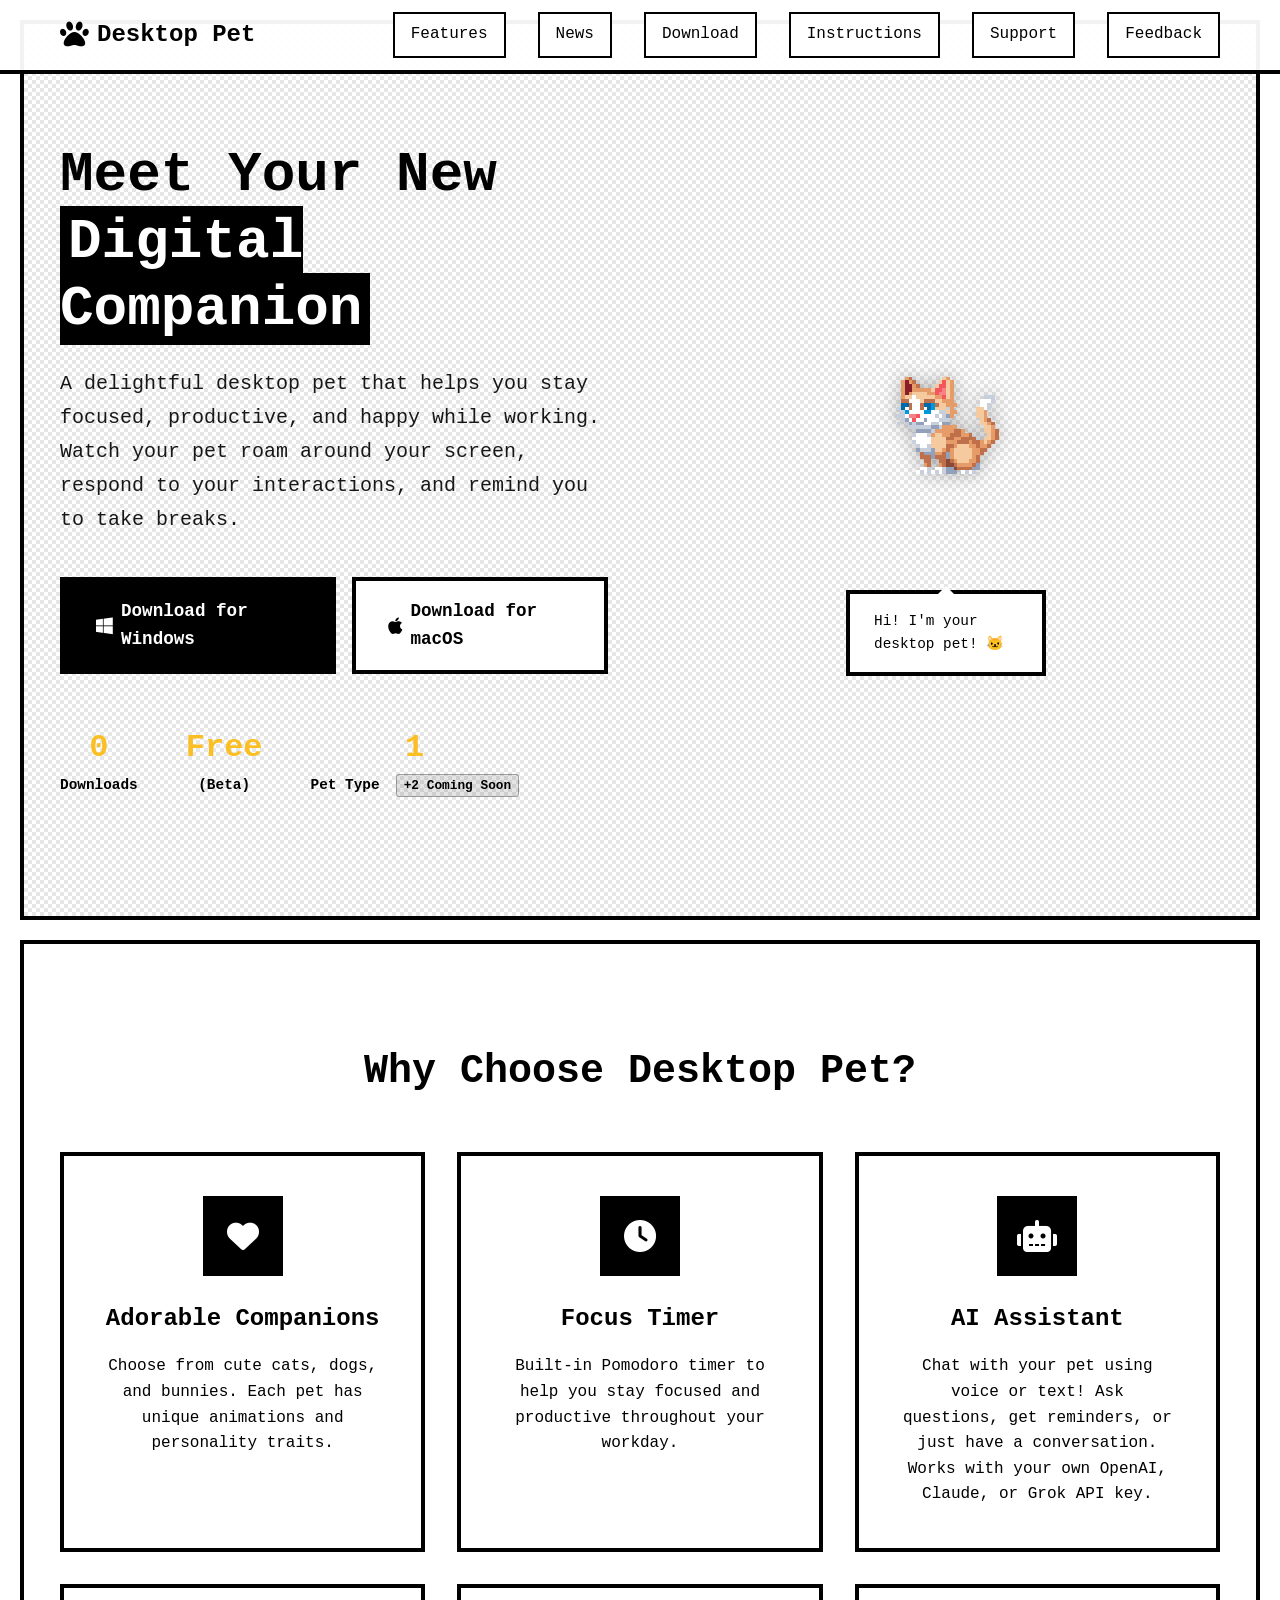
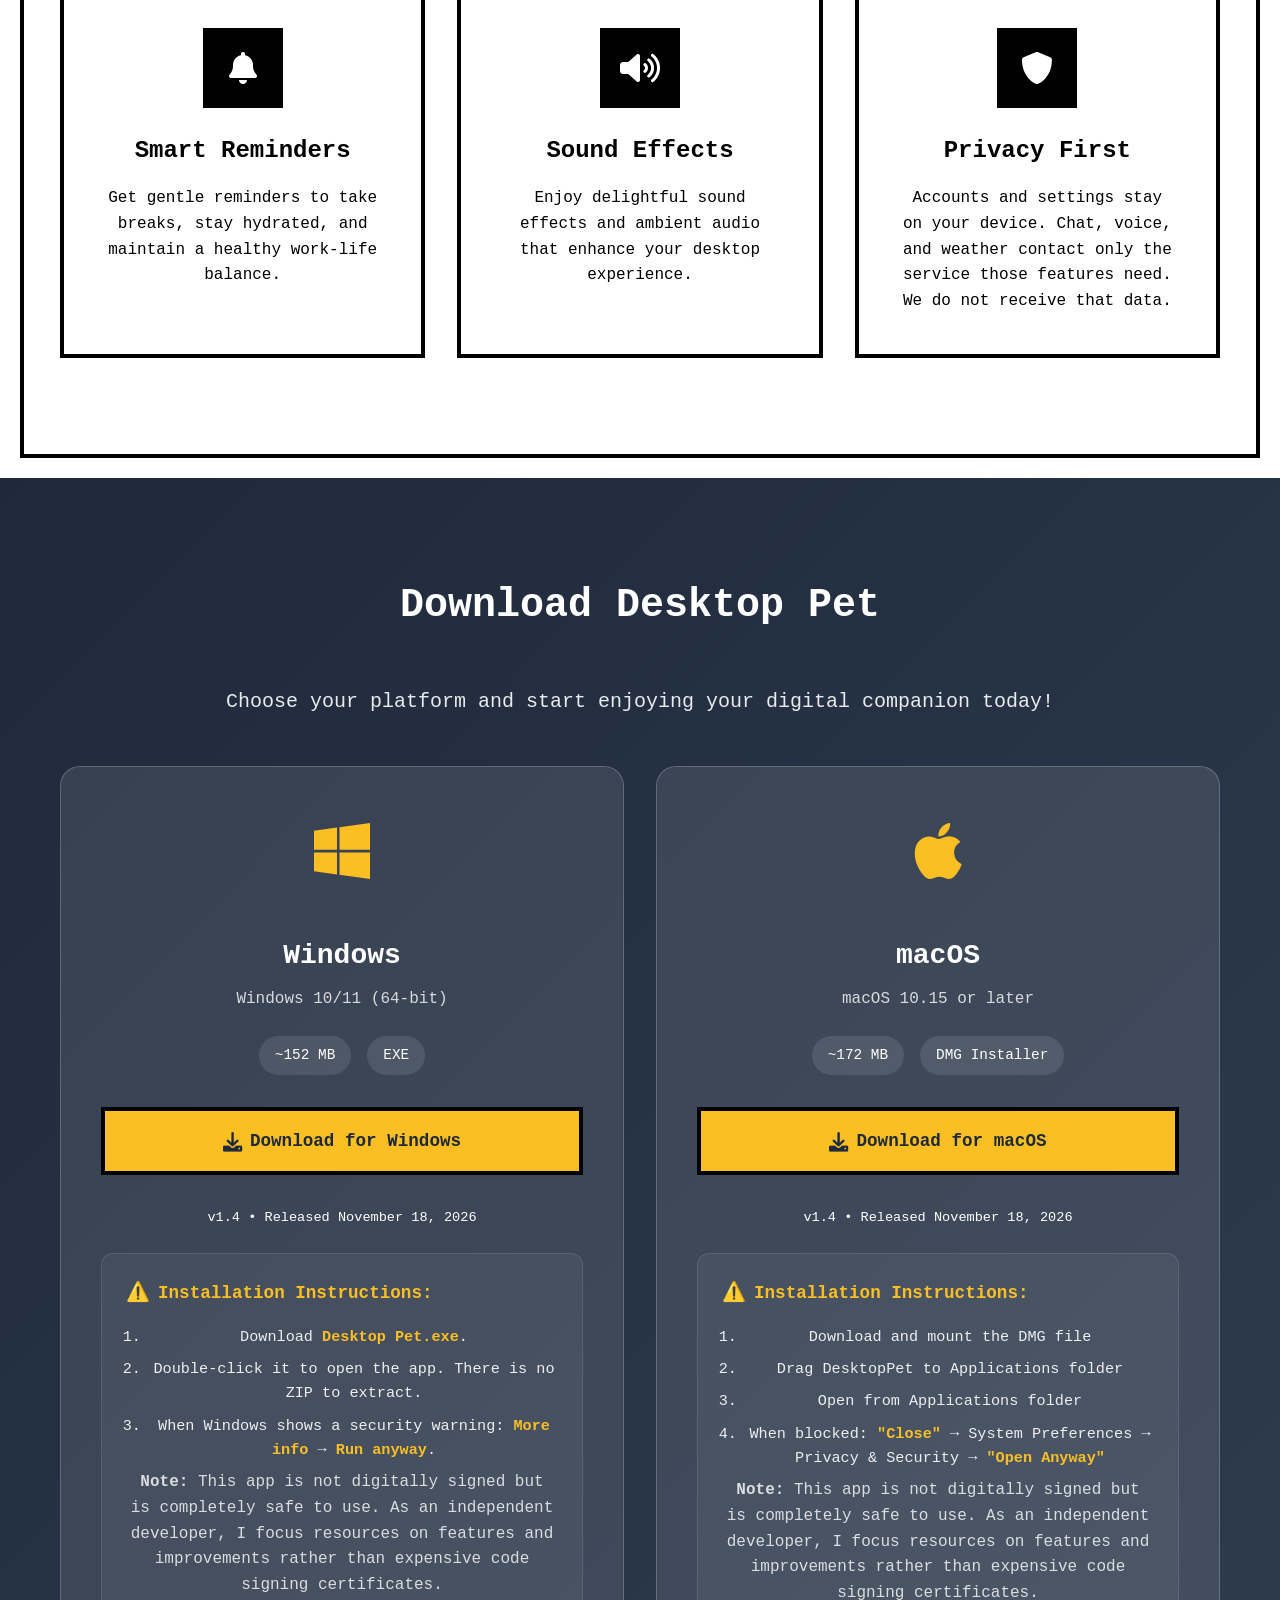
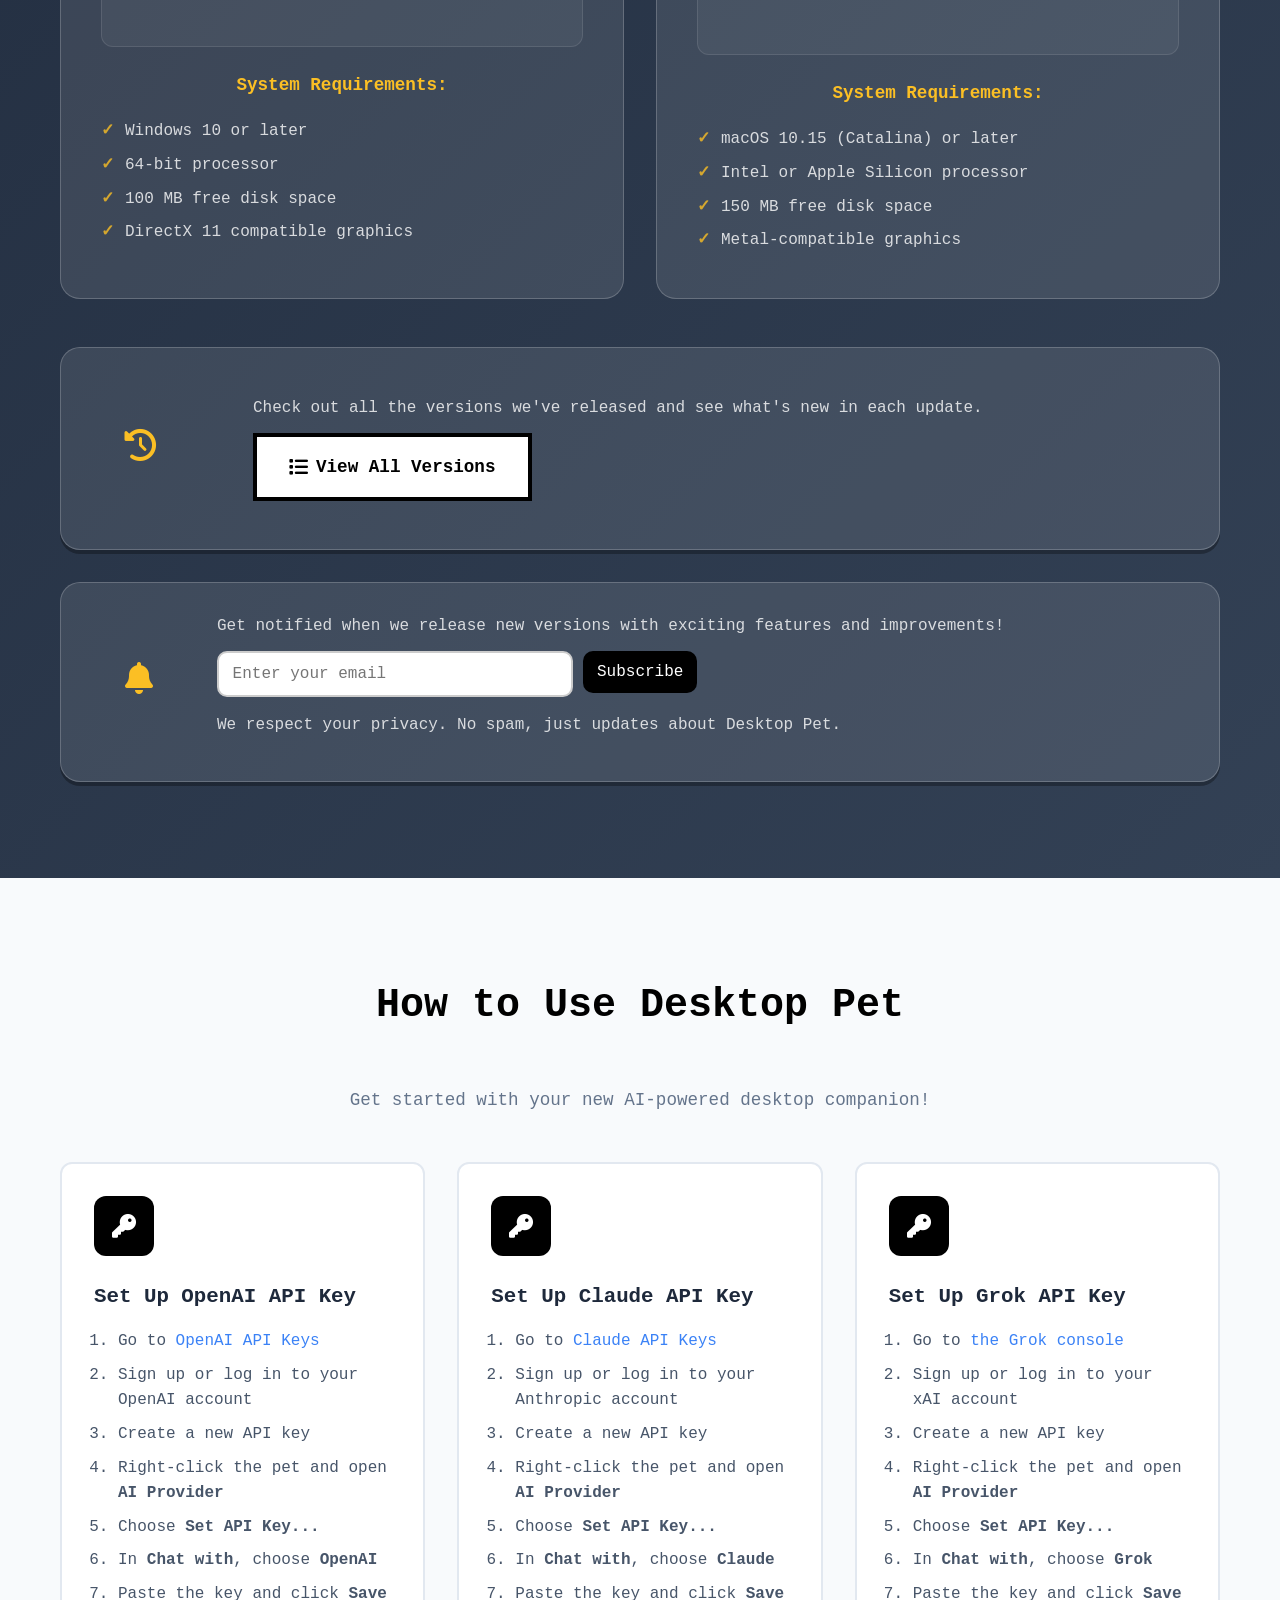
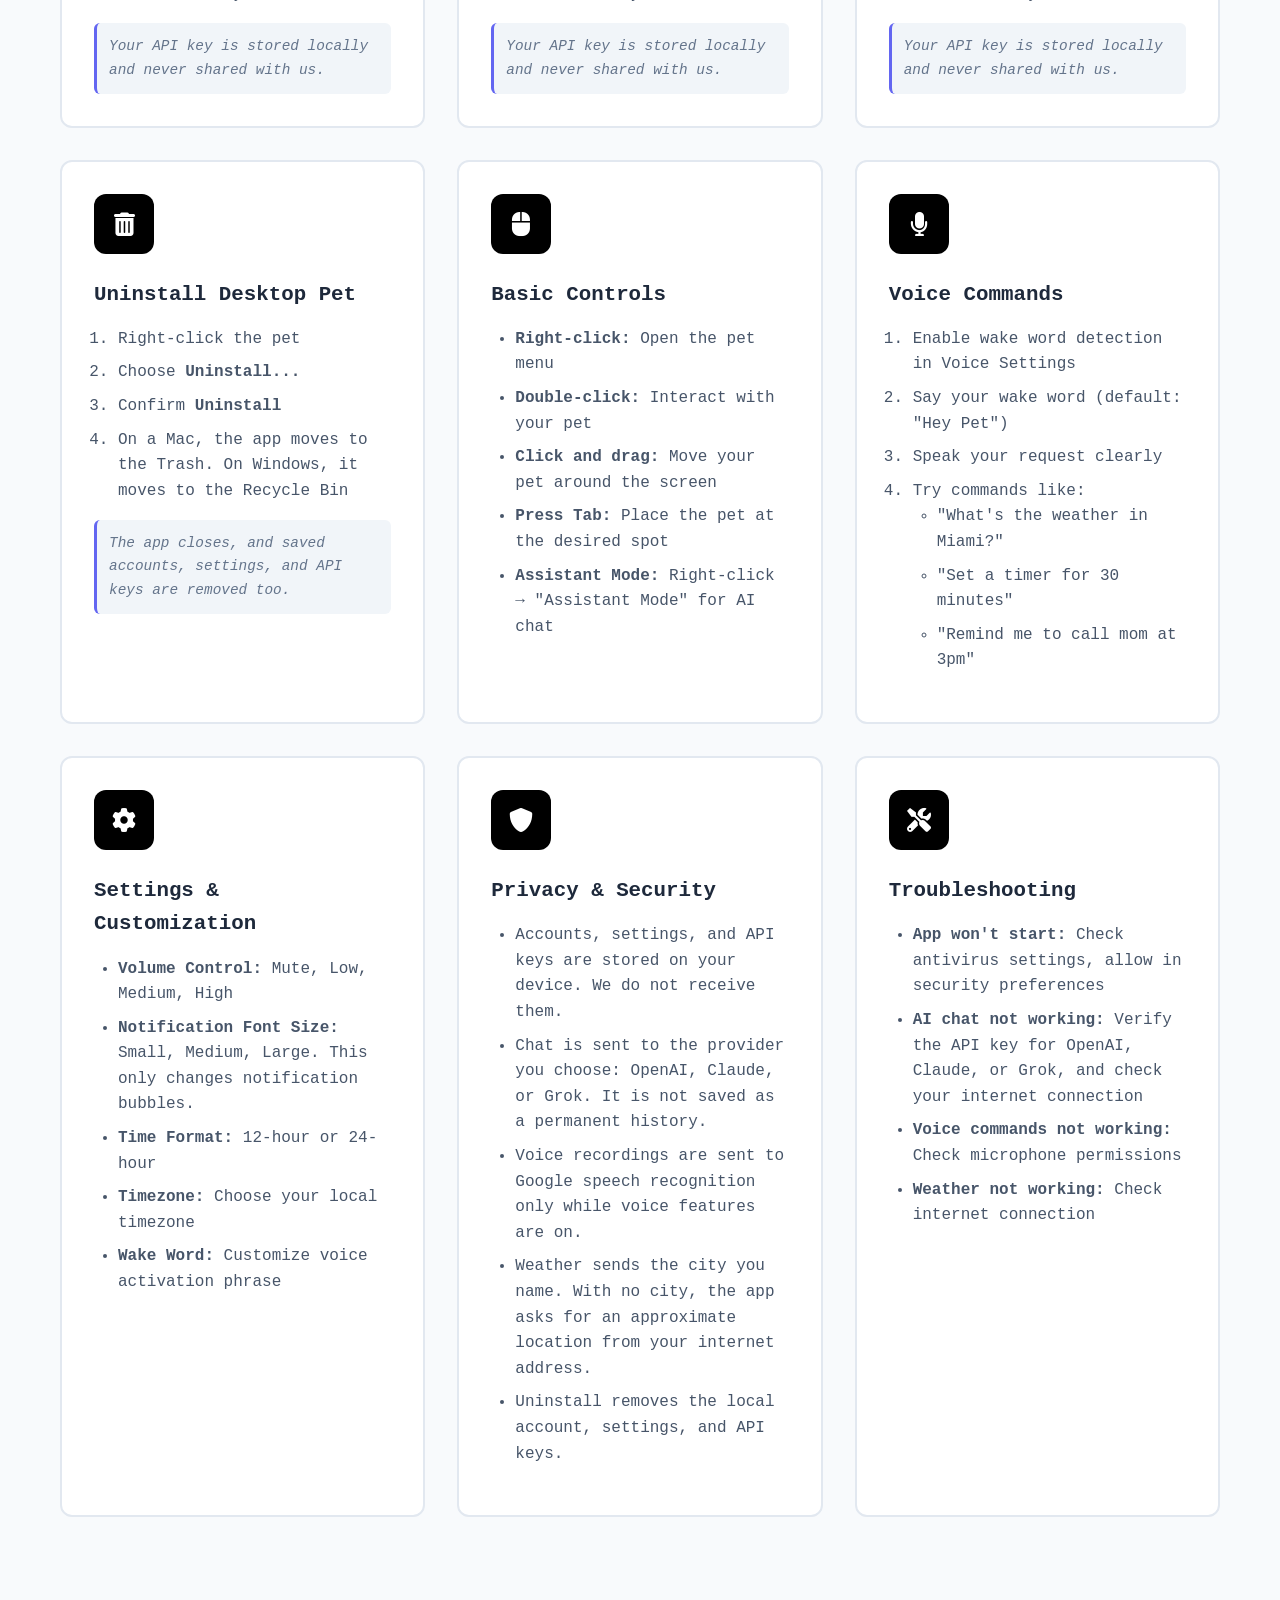
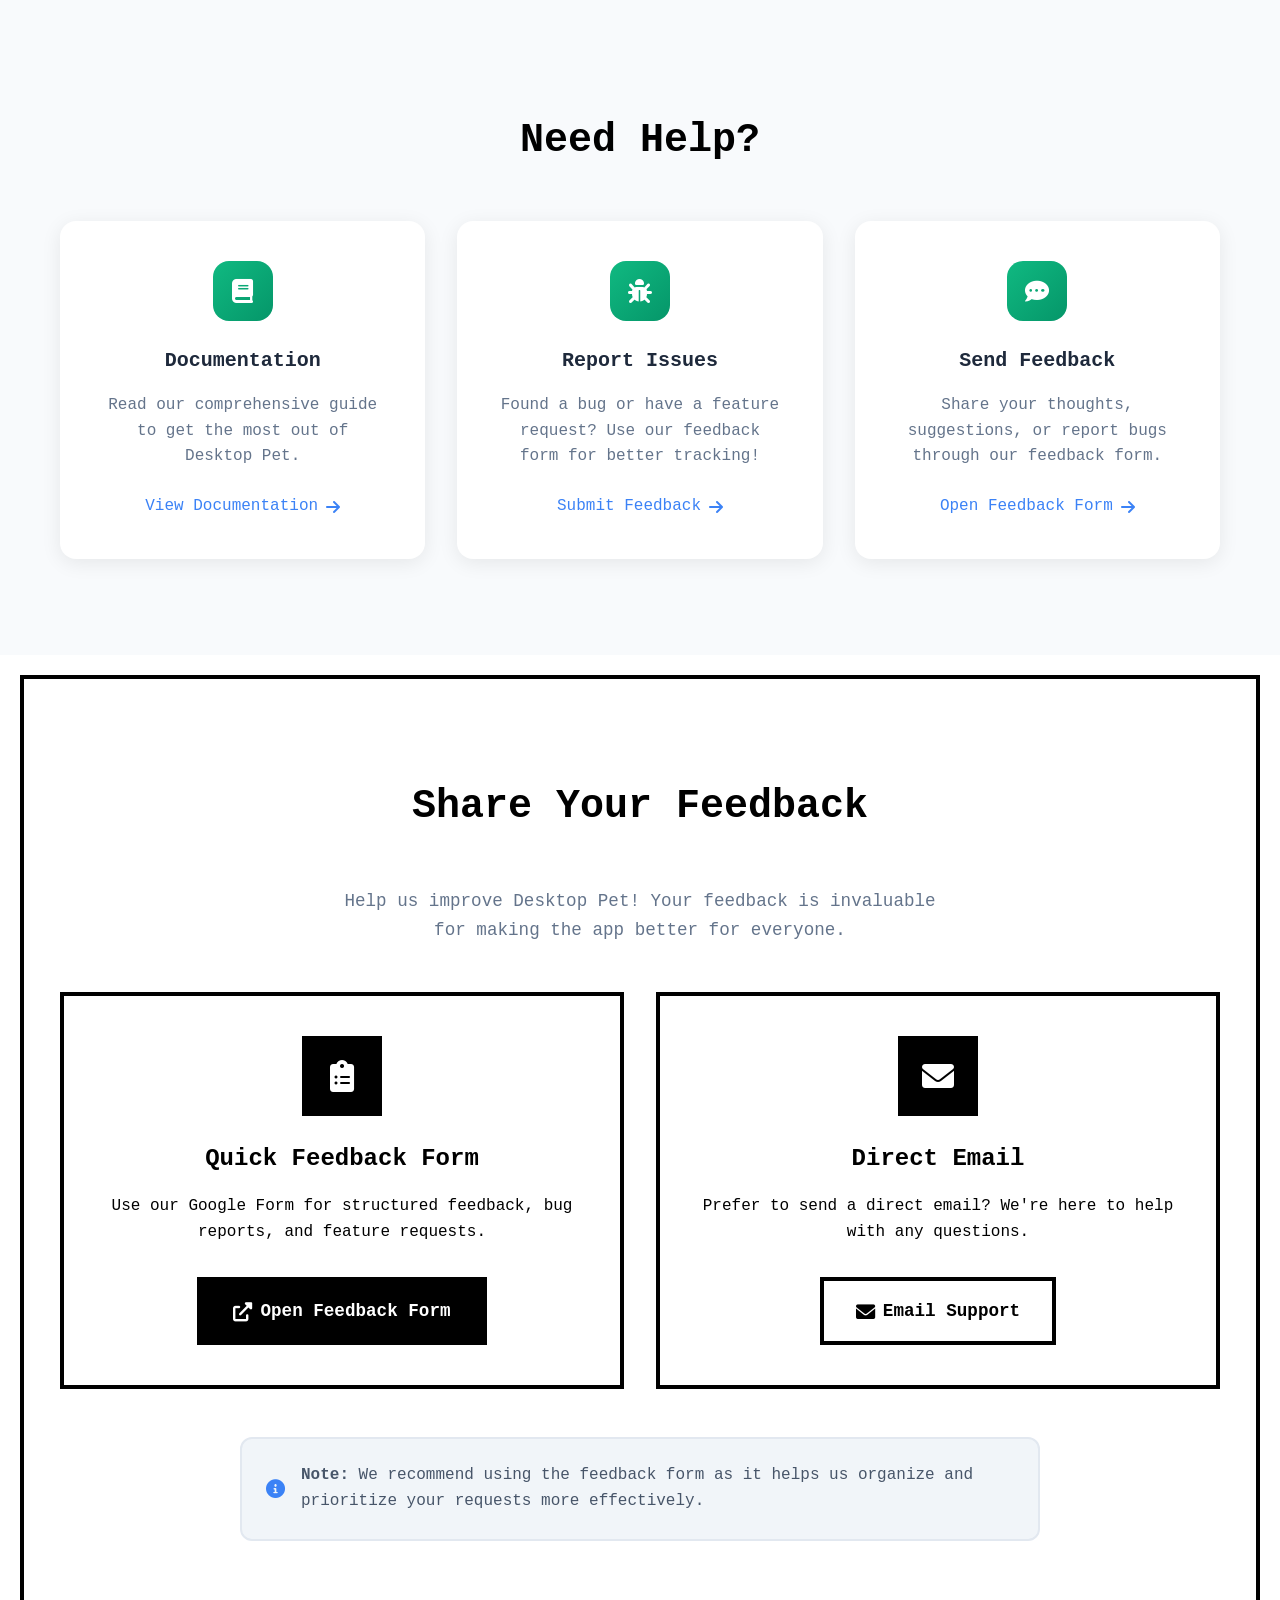
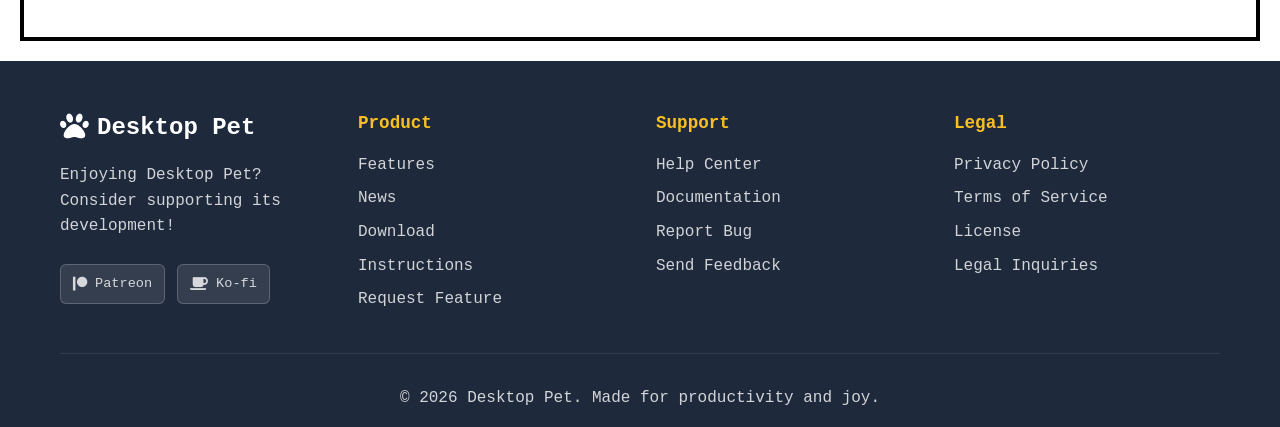
<file: index.html>
<!DOCTYPE html>
<html lang="en">
<head>
    <meta charset="UTF-8">
    <meta name="viewport" content="width=device-width, initial-scale=1.0">
    
    <!-- Primary SEO Meta Tags -->
    <title>Desktop Pet - AI-Powered Digital Companion for Productivity | Free Download</title>
    <meta name="title" content="Desktop Pet - AI-Powered Digital Companion for Productivity | Free Download">
    <meta name="description" content="Meet your new AI-powered desktop companion! Desktop Pet combines adorable virtual pets with productivity tools, voice chat, focus timers, and smart reminders. Free download for Windows and macOS.">
    <meta name="keywords" content="desktop pet, virtual pet, AI companion, productivity app, focus timer, pomodoro timer, voice chat, digital pet, Windows app, macOS app, free download, virtual assistant, cute pet, productivity tool">
    <meta name="author" content="Desktop Pet">
    <meta name="robots" content="index, follow">
    <meta name="language" content="English">
    <meta name="revisit-after" content="7 days">
    
    <!-- Open Graph / Facebook -->
    <meta property="og:type" content="website">
    <meta property="og:url" content="https://desktoppet.app/">
    <meta property="og:title" content="Desktop Pet - AI-Powered Digital Companion for Productivity">
    <meta property="og:description" content="Meet your new AI-powered desktop companion! Features adorable virtual pets, voice chat, focus timers, and smart reminders. Free download for Windows and macOS.">
    <meta property="og:image" content="https://desktoppet.app/assets/app_icon.png">
    <meta property="og:site_name" content="Desktop Pet">
    <meta property="og:locale" content="en_US">
    
    <!-- Twitter -->
    <meta property="twitter:card" content="summary_large_image">
    <meta property="twitter:url" content="https://desktoppet.app/">
    <meta property="twitter:title" content="Desktop Pet - AI-Powered Digital Companion for Productivity">
    <meta property="twitter:description" content="Meet your new AI-powered desktop companion! Features adorable virtual pets, voice chat, focus timers, and smart reminders. Free download for Windows and macOS.">
    <meta property="twitter:image" content="https://desktoppet.app/assets/app_icon.png">
    
    <!-- Additional SEO Meta Tags -->
    <meta name="theme-color" content="#4A90E2">
    <meta name="msapplication-TileColor" content="#4A90E2">
    <meta name="application-name" content="Desktop Pet">
    <meta name="apple-mobile-web-app-title" content="Desktop Pet">
    <meta name="apple-mobile-web-app-capable" content="yes">
    <meta name="apple-mobile-web-app-status-bar-style" content="default">
    
    <!-- Canonical URL -->
    <link rel="canonical" href="https://desktoppet.app/">
    
    <!-- Favicon -->
    <link rel="icon" type="image/png" href="assets/app_icon.png">
    <link rel="apple-touch-icon" href="assets/app_icon.png">
    
    <!-- Structured Data (JSON-LD) -->
    <script type="application/ld+json">
    {
      "@context": "https://schema.org",
      "@type": "SoftwareApplication",
      "name": "Desktop Pet",
      "description": "AI-powered digital companion with virtual pets, voice chat, focus timers, and productivity tools",
      "url": "https://desktoppet.app/",
      "applicationCategory": "ProductivityApplication",
      "operatingSystem": ["Windows", "macOS"],
      "offers": {
        "@type": "Offer",
        "price": "0",
        "priceCurrency": "USD"
      },
      "author": {
        "@type": "Organization",
        "name": "Desktop Pet"
      },
      "screenshot": "https://desktoppet.app/assets/app_icon.png",
      "softwareVersion": "1.4",
      "datePublished": "2025-10-03",
      "dateModified": "2026-11-18"
    }
    </script>
    <link rel="stylesheet" href="styles.css?v=20261116e">
    <link href="https://fonts.googleapis.com/css2?family=Press+Start+2P:wght@400&family=Orbitron:wght@400;700;900&display=swap" rel="stylesheet">
    <link rel="stylesheet" href="https://cdnjs.cloudflare.com/ajax/libs/font-awesome/6.0.0/css/all.min.css">
</head>
<body>
    <!-- Navigation -->
    <nav class="navbar">
        <div class="nav-container">
            <div class="nav-logo">
                <i class="fas fa-paw"></i>
                <span>Desktop Pet</span>
            </div>
            <div class="nav-menu">
                <a href="#features" class="nav-link">Features</a>
                <a href="news.html" class="nav-link">News</a>
                <a href="#download" class="nav-link">Download</a>
                <a href="#instructions" class="nav-link">Instructions</a>
                <a href="#support" class="nav-link">Support</a>
                <a href="#feedback" class="nav-link">Feedback</a>
            </div>
            <div class="nav-toggle">
                <span class="bar"></span>
                <span class="bar"></span>
                <span class="bar"></span>
            </div>
        </div>
    </nav>

    <!-- Hero Section -->
    <section class="hero">
        <div class="hero-container">
            <div class="hero-content">
                <h1 class="hero-title">
                    Meet Your New <span class="highlight">Digital Companion</span>
                </h1>
                <p class="hero-description">
                    A delightful desktop pet that helps you stay focused, productive, and happy while working. 
                    Watch your pet roam around your screen, respond to your interactions, and remind you to take breaks.
                </p>
                <div class="hero-buttons">
                    <a href="#download" class="btn btn-primary">
                        <i class="fab fa-windows"></i>
                        Download for Windows
                    </a>
                    <a href="#download" class="btn btn-secondary">
                        <i class="fab fa-apple"></i>
                        Download for macOS
                    </a>
                </div>
                <div class="hero-stats">
                    <div class="stat">
                        <span class="stat-number is-pending" id="download-count"></span>
                        <span class="stat-label">Downloads</span>
                    </div>
                    <div class="stat">
                        <span class="stat-number">Free</span>
                        <span class="stat-label">(Beta)</span>
                    </div>
                    <div class="stat">
                        <span class="stat-number">1</span>
                        <span class="stat-label">Pet Type <span class="coming-soon-small">+2 Coming Soon</span></span>
                    </div>
                </div>
            </div>
            <div class="hero-image">
                <div class="pet-preview">
                    <div class="pet-character">
                        <img src="assets/cat/idle/idle000.png" alt="Desktop Pet Cat" class="pixel-cat" id="pixel-cat">
                    </div>
                    <div class="pet-bubble pixel-bubble">
                        <p>Hi! I'm your desktop pet! 🐱</p>
                    </div>
                </div>
            </div>
        </div>
    </section>

    <!-- Features Section -->
    <section id="features" class="features">
        <div class="container">
            <h2 class="section-title">Why Choose Desktop Pet?</h2>
            <div class="features-grid">
                <div class="feature-card">
                    <div class="feature-icon">
                        <i class="fas fa-heart"></i>
                    </div>
                    <h3>Adorable Companions</h3>
                    <p>Choose from cute cats, dogs, and bunnies. Each pet has unique animations and personality traits.</p>
                </div>
                <div class="feature-card">
                    <div class="feature-icon">
                        <i class="fas fa-clock"></i>
                    </div>
                    <h3>Focus Timer</h3>
                    <p>Built-in Pomodoro timer to help you stay focused and productive throughout your workday.</p>
                </div>
                <div class="feature-card">
                    <div class="feature-icon">
                        <i class="fas fa-robot"></i>
                    </div>
                    <h3>AI Assistant</h3>
                    <p>Chat with your pet using voice or text! Ask questions, get reminders, or just have a conversation. Works with your own OpenAI, Claude, or Grok API key.</p>
                </div>
                <div class="feature-card">
                    <div class="feature-icon">
                        <i class="fas fa-bell"></i>
                    </div>
                    <h3>Smart Reminders</h3>
                    <p>Get gentle reminders to take breaks, stay hydrated, and maintain a healthy work-life balance.</p>
                </div>
                <div class="feature-card">
                    <div class="feature-icon">
                        <i class="fas fa-volume-up"></i>
                    </div>
                    <h3>Sound Effects</h3>
                    <p>Enjoy delightful sound effects and ambient audio that enhance your desktop experience.</p>
                </div>
                <div class="feature-card">
                    <div class="feature-icon">
                        <i class="fas fa-shield-alt"></i>
                    </div>
                    <h3>Privacy First</h3>
                    <p>Accounts and settings stay on your device. Chat, voice, and weather contact only the service those features need. We do not receive that data.</p>
                </div>
            </div>
        </div>
    </section>

    <!-- Download Section -->
    <section id="download" class="download">
        <div class="container">
            <h2 class="section-title">Download Desktop Pet</h2>
            <p class="download-description">Choose your platform and start enjoying your digital companion today!</p>
            
            <div class="download-cards">
                <div class="download-card">
                    <div class="platform-icon">
                        <i class="fab fa-windows"></i>
                    </div>
                    <h3>Windows</h3>
                    <p>Windows 10/11 (64-bit)</p>
                    <div class="download-info">
                        <span class="file-size">~152 MB</span>
                        <span class="file-format">EXE</span>
                    </div>
                    <a href="https://github.com/EdithHarrison/desktop-pet-landing/raw/main/DesktopPet_Windows_V1.4.exe" class="btn btn-download" id="download-windows">
                        <i class="fas fa-download"></i>
                        Download for Windows
                    </a>
                    <small>v1.4 • Released November 18, 2026</small>
                    <div class="installation-instructions">
                        <h4>Installation Instructions:</h4>
                        <ol>
                            <li>Download <strong>Desktop Pet.exe</strong>.</li>
                            <li>Double-click it to open the app. There is no ZIP to extract.</li>
                            <li>When Windows shows a security warning: <strong>More info</strong> → <strong>Run anyway</strong>.</li>
                        </ol>
                        <p><strong>Note:</strong> This app is not digitally signed but is completely safe to use. As an independent developer, I focus resources on features and improvements rather than expensive code signing certificates.</p>
                    </div>
                    <div class="download-requirements">
                        <h4>System Requirements:</h4>
                        <ul>
                            <li>Windows 10 or later</li>
                            <li>64-bit processor</li>
                            <li>100 MB free disk space</li>
                            <li>DirectX 11 compatible graphics</li>
                        </ul>
                    </div>
                </div>

                <div class="download-card">
                    <div class="platform-icon">
                        <i class="fab fa-apple"></i>
                    </div>
                    <h3>macOS</h3>
                    <p>macOS 10.15 or later</p>
                    <div class="download-info">
                        <span class="file-size">~172 MB</span>
                        <span class="file-format">DMG Installer</span>
                    </div>
                    <a href="https://github.com/EdithHarrison/desktop-pet-landing/raw/main/DesktopPet_Installer_V1.4.dmg" class="btn btn-download" id="download-macos">
                        <i class="fas fa-download"></i>
                        Download for macOS
                    </a>
                    <small>v1.4 • Released November 18, 2026</small>
                    <div class="installation-instructions">
                        <h4>Installation Instructions:</h4>
                        <ol>
                            <li>Download and mount the DMG file</li>
                            <li>Drag DesktopPet to Applications folder</li>
                            <li>Open from Applications folder</li>
                            <li>When blocked: <strong>"Close"</strong> → System Preferences → Privacy & Security → <strong>"Open Anyway"</strong></li>
                        </ol>
                        <p><strong>Note:</strong> This app is not digitally signed but is completely safe to use. As an independent developer, I focus resources on features and improvements rather than expensive code signing certificates.</p>
                    </div>
                    <div class="download-requirements">
                        <h4>System Requirements:</h4>
                        <ul>
                            <li>macOS 10.15 (Catalina) or later</li>
                            <li>Intel or Apple Silicon processor</li>
                            <li>150 MB free disk space</li>
                            <li>Metal-compatible graphics</li>
                        </ul>
                    </div>
                </div>
            </div>

            <!-- Version History and Newsletter -->
            <div class="download-extras">
                <div class="version-info">
                    <div class="version-icon">
                        <i class="fas fa-history"></i>
                    </div>
                    <div class="version-content">
                        <p>Check out all the versions we've released and see what's new in each update.</p>
                        <a href="versions.html" class="btn btn-secondary">
                            <i class="fas fa-list"></i>
                            View All Versions
                        </a>
                    </div>
                </div>
                
                <div class="newsletter-info">
                    <div class="newsletter-icon">
                        <i class="fas fa-bell"></i>
                    </div>
                    <div class="newsletter-content">
                        <p>Get notified when we release new versions with exciting features and improvements!</p>

                        <!-- Subscription form -->
                        <div class="subscription-form">
                            <!-- MailerLite embed START -->
                            <style>@import url("https://assets.mlcdn.com/fonts.css?version=1760701");</style>

                            <div id="mlb2-32236243" class="ml-form-embedContainer ml-subscribe-form ml-subscribe-form-32236243">
                                <div class="ml-form-align-center">
                                    <div class="ml-form-embedWrapper embedForm">
                                        <div class="ml-form-embedBody ml-form-embedBodyHorizontal row-form">
                                            <form class="ml-block-form"
                                                  action="https://assets.mailerlite.com/jsonp/1865255/forms/168589648891741699/subscribe"
                                                  method="post" target="_blank">
                                                <div class="ml-form-formContent horozintalForm">
                                                    <div class="ml-form-horizontalRow">
                                                        <div class="ml-input-horizontal">
                                                            <div class="horizontal-fields" style="width:100%;">
                                                                <div class="ml-field-group ml-field-email ml-validate-email ml-validate-required">
                                                                    <input type="email"
                                                                           class="form-control"
                                                                           name="fields[email]"
                                                                           placeholder="Enter your email"
                                                                           autocomplete="email"
                                                                           required>
                                                                </div>
                                                            </div>
                                                        </div>
                                                        <div class="ml-button-horizontal primary">
                                                            <button type="submit" class="primary">Subscribe</button>
                                                        </div>
                                                    </div>
                                                </div>

                                                <input type="hidden" name="ml-submit" value="1">
                                                <input type="hidden" name="anticsrf" value="true">
                                            </form>
                                        </div>

                                        <div class="ml-form-successBody row-success" style="display:none">
                                            <div class="ml-form-successContent">
                                                <h4>Thank you!</h4>
                                                <p><span style="color:#f8f9fa;">You have successfully joined our subscriber list.</span></p>
                                            </div>
                                        </div>
                                    </div>
                                </div>
                            </div>

                            <script>
                                function ml_webform_success_32236243() {
                                    var $ = window.ml_jQuery || window.jQuery;
                                    if (!$) return;
                                    $('.ml-subscribe-form-32236243 .row-success').show();
                                    $('.ml-subscribe-form-32236243 .row-form').hide();
                                }
                            </script>
                            <script src="https://groot.mailerlite.com/js/w/webforms.min.js?v176e10baa5e7ed80d35ae235be3d5024" defer></script>
                            <script>fetch("https://assets.mailerlite.com/jsonp/1865255/forms/168589648891741699/takel")</script>
                            <!-- MailerLite embed END -->
                        </div>

                        <p class="subscription-note">
                            We respect your privacy. No spam, just updates about Desktop Pet.
                        </p>
                    </div>
                </div>
            </div>

        </div>
    </section>


    <!-- Instructions Section -->
    <section id="instructions" class="instructions">
        <div class="container">
            <h2 class="section-title">How to Use Desktop Pet</h2>
            <p class="instructions-description">Get started with your new AI-powered desktop companion!</p>
            
            <div class="instructions-grid">
                <div class="instruction-card">
                    <div class="instruction-icon">
                        <i class="fas fa-key"></i>
                    </div>
                    <h3>Set Up OpenAI API Key</h3>
                    <div class="instruction-steps">
                        <ol>
                            <li>Go to <a href="https://platform.openai.com/api-keys" target="_blank">OpenAI API Keys</a></li>
                            <li>Sign up or log in to your OpenAI account</li>
                            <li>Create a new API key</li>
                            <li>Right-click the pet and open <strong>AI Provider</strong></li>
                            <li>Choose <strong>Set API Key...</strong></li>
                            <li>In <strong>Chat with</strong>, choose <strong>OpenAI</strong></li>
                            <li>Paste the key and click <strong>Save</strong></li>
                        </ol>
                    </div>
                    <p class="instruction-note">Your API key is stored locally and never shared with us.</p>
                </div>

                <div class="instruction-card">
                    <div class="instruction-icon">
                        <i class="fas fa-key"></i>
                    </div>
                    <h3>Set Up Claude API Key</h3>
                    <div class="instruction-steps">
                        <ol>
                            <li>Go to <a href="https://console.anthropic.com/settings/keys" target="_blank">Claude API Keys</a></li>
                            <li>Sign up or log in to your Anthropic account</li>
                            <li>Create a new API key</li>
                            <li>Right-click the pet and open <strong>AI Provider</strong></li>
                            <li>Choose <strong>Set API Key...</strong></li>
                            <li>In <strong>Chat with</strong>, choose <strong>Claude</strong></li>
                            <li>Paste the key and click <strong>Save</strong></li>
                        </ol>
                    </div>
                    <p class="instruction-note">Your API key is stored locally and never shared with us.</p>
                </div>

                <div class="instruction-card">
                    <div class="instruction-icon">
                        <i class="fas fa-key"></i>
                    </div>
                    <h3>Set Up Grok API Key</h3>
                    <div class="instruction-steps">
                        <ol>
                            <li>Go to <a href="https://console.x.ai/" target="_blank">the Grok console</a></li>
                            <li>Sign up or log in to your xAI account</li>
                            <li>Create a new API key</li>
                            <li>Right-click the pet and open <strong>AI Provider</strong></li>
                            <li>Choose <strong>Set API Key...</strong></li>
                            <li>In <strong>Chat with</strong>, choose <strong>Grok</strong></li>
                            <li>Paste the key and click <strong>Save</strong></li>
                        </ol>
                    </div>
                    <p class="instruction-note">Your API key is stored locally and never shared with us.</p>
                </div>

                <div class="instruction-card">
                    <div class="instruction-icon">
                        <i class="fas fa-trash-alt"></i>
                    </div>
                    <h3>Uninstall Desktop Pet</h3>
                    <div class="instruction-steps">
                        <ol>
                            <li>Right-click the pet</li>
                            <li>Choose <strong>Uninstall...</strong></li>
                            <li>Confirm <strong>Uninstall</strong></li>
                            <li>On a Mac, the app moves to the Trash. On Windows, it moves to the Recycle Bin</li>
                        </ol>
                    </div>
                    <p class="instruction-note">The app closes, and saved accounts, settings, and API keys are removed too.</p>
                </div>

                <div class="instruction-card">
                    <div class="instruction-icon">
                        <i class="fas fa-mouse"></i>
                    </div>
                    <h3>Basic Controls</h3>
                    <div class="instruction-steps">
                        <ul>
                            <li><strong>Right-click:</strong> Open the pet menu</li>
                            <li><strong>Double-click:</strong> Interact with your pet</li>
                            <li><strong>Click and drag:</strong> Move your pet around the screen</li>
                            <li><strong>Press Tab:</strong> Place the pet at the desired spot</li>
                            <li><strong>Assistant Mode:</strong> Right-click → "Assistant Mode" for AI chat</li>
                        </ul>
                    </div>
                </div>

                <div class="instruction-card">
                    <div class="instruction-icon">
                        <i class="fas fa-microphone"></i>
                    </div>
                    <h3>Voice Commands</h3>
                    <div class="instruction-steps">
                        <ol>
                            <li>Enable wake word detection in Voice Settings</li>
                            <li>Say your wake word (default: "Hey Pet")</li>
                            <li>Speak your request clearly</li>
                            <li>Try commands like:
                                <ul>
                                    <li>"What's the weather in Miami?"</li>
                                    <li>"Set a timer for 30 minutes"</li>
                                    <li>"Remind me to call mom at 3pm"</li>
                                </ul>
                            </li>
                        </ol>
                    </div>
                </div>

                <div class="instruction-card">
                    <div class="instruction-icon">
                        <i class="fas fa-cog"></i>
                    </div>
                    <h3>Settings & Customization</h3>
                    <div class="instruction-steps">
                        <ul>
                            <li><strong>Volume Control:</strong> Mute, Low, Medium, High</li>
                            <li><strong>Notification Font Size:</strong> Small, Medium, Large. This only changes notification bubbles.</li>
                            <li><strong>Time Format:</strong> 12-hour or 24-hour</li>
                            <li><strong>Timezone:</strong> Choose your local timezone</li>
                            <li><strong>Wake Word:</strong> Customize voice activation phrase</li>
                        </ul>
                    </div>
                </div>

                <div class="instruction-card">
                    <div class="instruction-icon">
                        <i class="fas fa-shield-alt"></i>
                    </div>
                    <h3>Privacy & Security</h3>
                    <div class="instruction-steps">
                        <ul>
                            <li>Accounts, settings, and API keys are stored on your device. We do not receive them.</li>
                            <li>Chat is sent to the provider you choose: OpenAI, Claude, or Grok. It is not saved as a permanent history.</li>
                            <li>Voice recordings are sent to Google speech recognition only while voice features are on.</li>
                            <li>Weather sends the city you name. With no city, the app asks for an approximate location from your internet address.</li>
                            <li>Uninstall removes the local account, settings, and API keys.</li>
                        </ul>
                    </div>
                </div>

                <div class="instruction-card">
                    <div class="instruction-icon">
                        <i class="fas fa-tools"></i>
                    </div>
                    <h3>Troubleshooting</h3>
                    <div class="instruction-steps">
                        <ul>
                            <li><strong>App won't start:</strong> Check antivirus settings, allow in security preferences</li>
                            <li><strong>AI chat not working:</strong> Verify the API key for OpenAI, Claude, or Grok, and check your internet connection</li>
                            <li><strong>Voice commands not working:</strong> Check microphone permissions</li>
                            <li><strong>Weather not working:</strong> Check internet connection</li>
                        </ul>
                    </div>
                </div>
            </div>
        </div>
    </section>

    <!-- Support Section -->
    <section id="support" class="support">
        <div class="container">
            <h2 class="section-title">Need Help?</h2>
            <div class="support-grid">
                <div class="support-card">
                    <div class="support-icon">
                        <i class="fas fa-book"></i>
                    </div>
                    <h3>Documentation</h3>
                    <p>Read our comprehensive guide to get the most out of Desktop Pet.</p>
                    <a href="#instructions" class="support-link">View Documentation <i class="fas fa-arrow-right"></i></a>
                </div>
                <div class="support-card">
                    <div class="support-icon">
                        <i class="fas fa-bug"></i>
                    </div>
                    <h3>Report Issues</h3>
                    <p>Found a bug or have a feature request? Use our feedback form for better tracking!</p>
                    <a href="https://docs.google.com/forms/d/e/1FAIpQLSf2PR9yN-ETCj7rlxYmj4YIKMzT3AwbSIagq6MIA33tsbxzRg/viewform?usp=dialog" target="_blank" class="support-link">Submit Feedback <i class="fas fa-arrow-right"></i></a>
                </div>
                <div class="support-card">
                    <div class="support-icon">
                        <i class="fas fa-comment-dots"></i>
                    </div>
                    <h3>Send Feedback</h3>
                    <p>Share your thoughts, suggestions, or report bugs through our feedback form.</p>
                    <a href="https://docs.google.com/forms/d/e/1FAIpQLSf2PR9yN-ETCj7rlxYmj4YIKMzT3AwbSIagq6MIA33tsbxzRg/viewform?usp=dialog" target="_blank" class="support-link">Open Feedback Form <i class="fas fa-arrow-right"></i></a>
                </div>
            </div>
        </div>
    </section>

    <!-- Feedback Section -->
    <section id="feedback" class="feedback">
        <div class="container">
            <h2 class="section-title">Share Your Feedback</h2>
            <p class="feedback-description">
                Help us improve Desktop Pet! Your feedback is invaluable for making the app better for everyone.
            </p>
            <div class="feedback-options">
                <div class="feedback-option">
                    <div class="feedback-icon">
                        <i class="fas fa-clipboard-list"></i>
                    </div>
                    <h3>Quick Feedback Form</h3>
                    <p>Use our Google Form for structured feedback, bug reports, and feature requests.</p>
                    <a href="https://docs.google.com/forms/d/e/1FAIpQLSf2PR9yN-ETCj7rlxYmj4YIKMzT3AwbSIagq6MIA33tsbxzRg/viewform?usp=dialog" target="_blank" class="btn btn-primary">
                        <i class="fas fa-external-link-alt"></i>
                        Open Feedback Form
                    </a>
                </div>
                <div class="feedback-option">
                    <div class="feedback-icon">
                        <i class="fas fa-envelope"></i>
                    </div>
                    <h3>Direct Email</h3>
                    <p>Prefer to send a direct email? We're here to help with any questions.</p>
                    <a href="mailto:support@desktoppet.app" class="btn btn-secondary">
                        <i class="fas fa-envelope"></i>
                        Email Support
                    </a>
                </div>
            </div>
            <div class="feedback-note">
                <i class="fas fa-info-circle"></i>
                <p><strong>Note:</strong> We recommend using the feedback form as it helps us organize and prioritize your requests more effectively.</p>
            </div>
        </div>
    </section>

    <!-- Footer -->
    <footer class="footer">
        <div class="container">
            <div class="footer-content">
                <div class="footer-section">
                    <div class="footer-logo">
                        <i class="fas fa-paw"></i>
                        <span>Desktop Pet</span>
                    </div>
                    <p>Enjoying Desktop Pet? Consider supporting its development!</p>
                    <div class="footer-donation-section">
                        <div class="footer-donation-links">
                            <a href="https://www.patreon.com/c/DesktopPetApp" target="_blank" class="footer-donation-link">
                                <i class="fab fa-patreon"></i>
                                Patreon
                            </a>
                            <a href="https://ko-fi.com/desktoppetapp" target="_blank" class="footer-donation-link">
                                <i class="fas fa-coffee"></i>
                                Ko-fi
                            </a>
                        </div>
                    </div>
                </div>
                <div class="footer-section">
                    <h4>Product</h4>
                    <ul>
                        <li><a href="#features">Features</a></li>
                        <li><a href="news.html">News</a></li>
                        <li><a href="#download">Download</a></li>
                        <li><a href="#instructions">Instructions</a></li>
                        <li><a href="https://docs.google.com/forms/d/e/1FAIpQLSf2PR9yN-ETCj7rlxYmj4YIKMzT3AwbSIagq6MIA33tsbxzRg/viewform?usp=dialog" target="_blank">Request Feature</a></li>
                    </ul>
                </div>
                <div class="footer-section">
                    <h4>Support</h4>
                    <ul>
                        <li><a href="#support">Help Center</a></li>
                        <li><a href="#instructions">Documentation</a></li>
                        <li><a href="https://docs.google.com/forms/d/e/1FAIpQLSf2PR9yN-ETCj7rlxYmj4YIKMzT3AwbSIagq6MIA33tsbxzRg/viewform?usp=dialog" target="_blank">Report Bug</a></li>
                        <li><a href="https://docs.google.com/forms/d/e/1FAIpQLSf2PR9yN-ETCj7rlxYmj4YIKMzT3AwbSIagq6MIA33tsbxzRg/viewform?usp=dialog" target="_blank">Send Feedback</a></li>
                    </ul>
                </div>
                <div class="footer-section">
                    <h4>Legal</h4>
                    <ul>
                        <li><a href="privacy-policy.html">Privacy Policy</a></li>
                        <li><a href="terms-of-service.html">Terms of Service</a></li>
                        <li><a href="license.html">License</a></li>
                        <li><a href="mailto:support@desktoppet.app">Legal Inquiries</a></li>
                    </ul>
                </div>
            </div>
            <div class="footer-bottom">
                <p>&copy; <span id="current-year"></span> Desktop Pet. Made for productivity and joy.</p>
            </div>
        </div>
    </footer>

    <script src="script.js?v=10"></script>
</body>
</html>
</file>
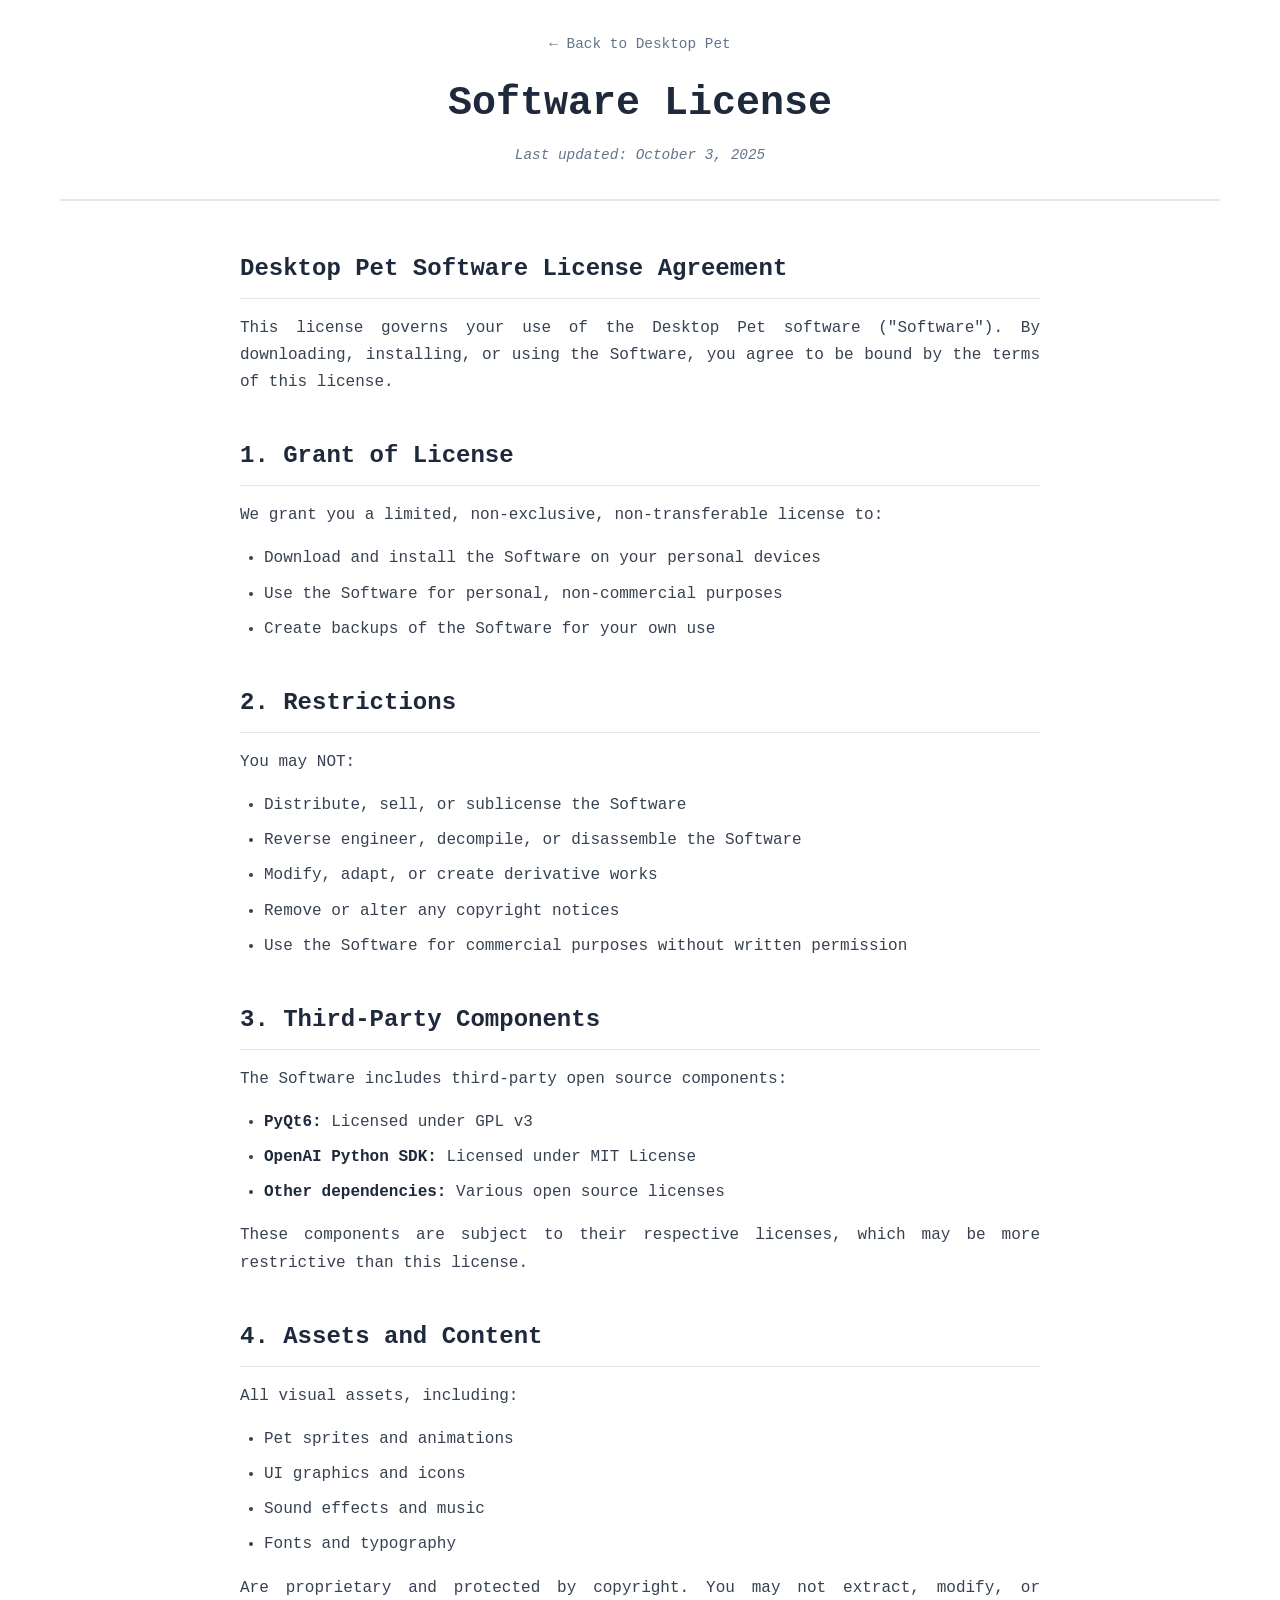
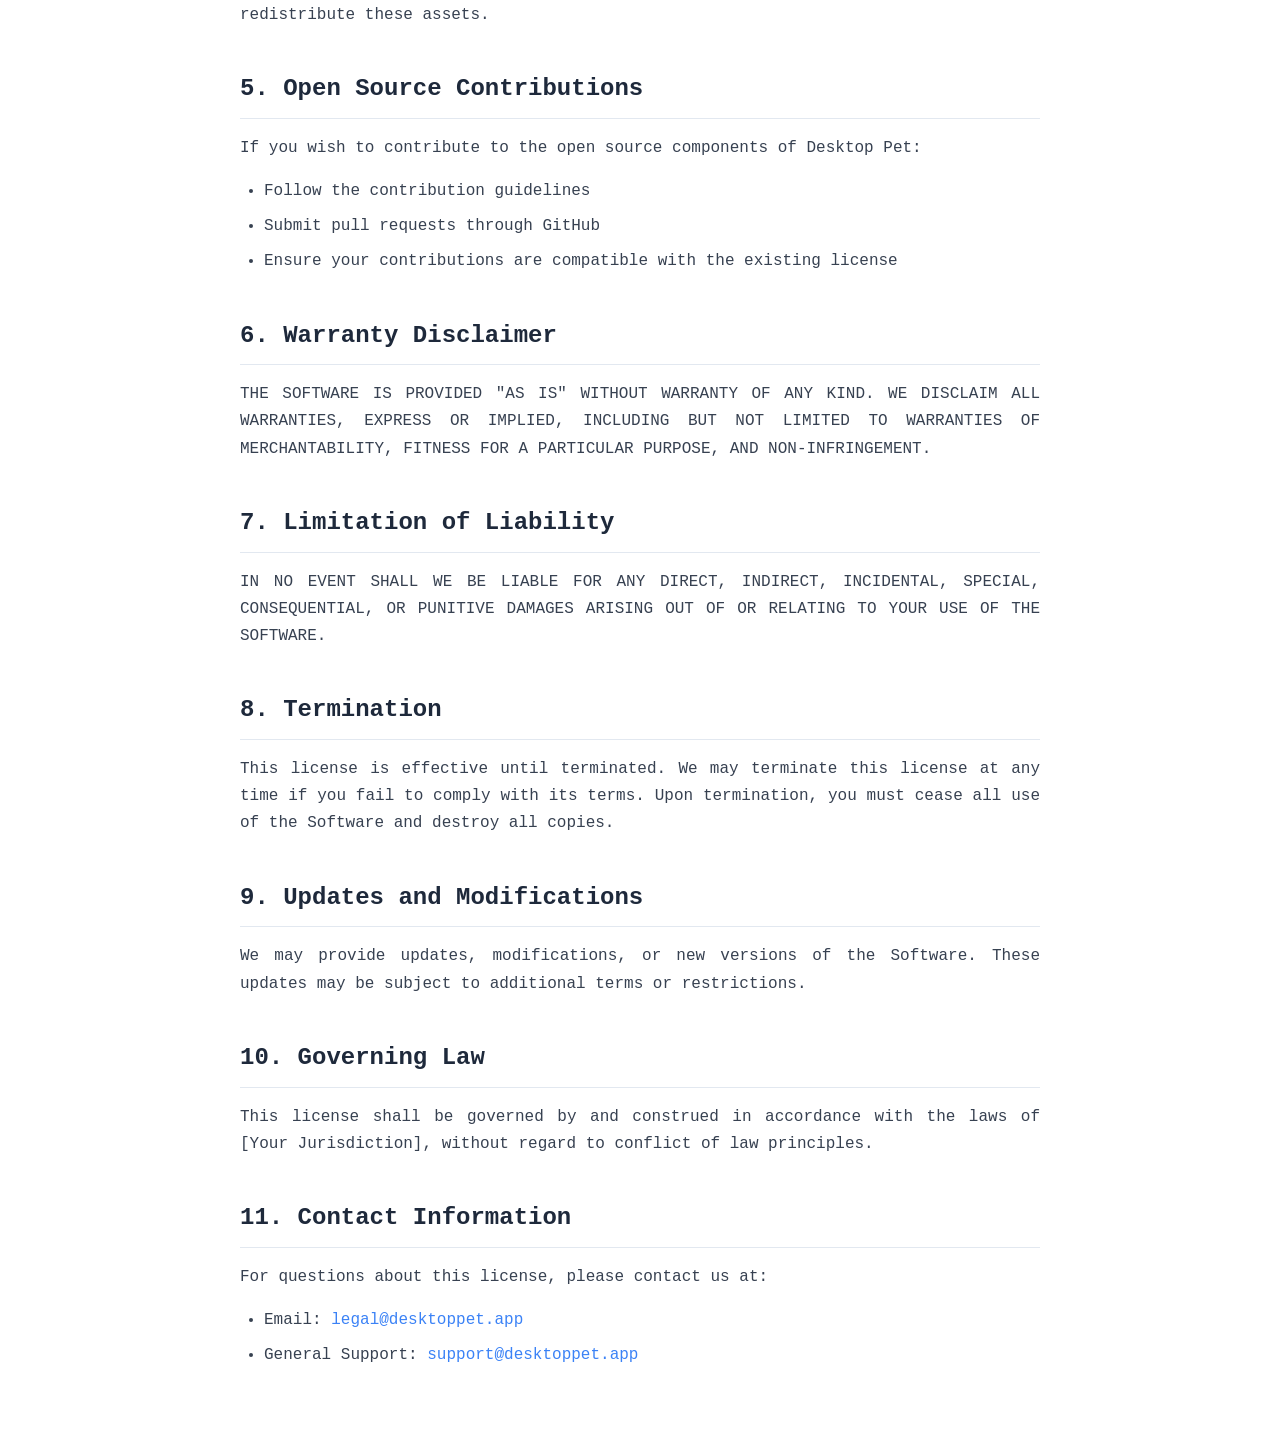
<file: license.html>
<!DOCTYPE html>
<html lang="en">
<head>
    <meta charset="UTF-8">
    <meta name="viewport" content="width=device-width, initial-scale=1.0">
    <title>License - Desktop Pet</title>
    <link rel="stylesheet" href="styles.css">
    <link rel="icon" href="assets/app_icon.png" type="image/png">
</head>
<body>
    <div class="legal-page">
        <div class="container">
            <div class="legal-header">
                <a href="index.html" class="back-link">← Back to Desktop Pet</a>
                <h1>Software License</h1>
                <p class="last-updated">Last updated: October 3, 2025</p>
            </div>

            <div class="legal-content">
                <section>
                    <h2>Desktop Pet Software License Agreement</h2>
                    <p>This license governs your use of the Desktop Pet software ("Software"). By downloading, installing, or using the Software, you agree to be bound by the terms of this license.</p>
                </section>

                <section>
                    <h2>1. Grant of License</h2>
                    <p>We grant you a limited, non-exclusive, non-transferable license to:</p>
                    <ul>
                        <li>Download and install the Software on your personal devices</li>
                        <li>Use the Software for personal, non-commercial purposes</li>
                        <li>Create backups of the Software for your own use</li>
                    </ul>
                </section>

                <section>
                    <h2>2. Restrictions</h2>
                    <p>You may NOT:</p>
                    <ul>
                        <li>Distribute, sell, or sublicense the Software</li>
                        <li>Reverse engineer, decompile, or disassemble the Software</li>
                        <li>Modify, adapt, or create derivative works</li>
                        <li>Remove or alter any copyright notices</li>
                        <li>Use the Software for commercial purposes without written permission</li>
                    </ul>
                </section>

                <section>
                    <h2>3. Third-Party Components</h2>
                    <p>The Software includes third-party open source components:</p>
                    <ul>
                        <li><strong>PyQt6:</strong> Licensed under GPL v3</li>
                        <li><strong>OpenAI Python SDK:</strong> Licensed under MIT License</li>
                        <li><strong>Other dependencies:</strong> Various open source licenses</li>
                    </ul>
                    <p>These components are subject to their respective licenses, which may be more restrictive than this license.</p>
                </section>

                <section>
                    <h2>4. Assets and Content</h2>
                    <p>All visual assets, including:</p>
                    <ul>
                        <li>Pet sprites and animations</li>
                        <li>UI graphics and icons</li>
                        <li>Sound effects and music</li>
                        <li>Fonts and typography</li>
                    </ul>
                    <p>Are proprietary and protected by copyright. You may not extract, modify, or redistribute these assets.</p>
                </section>

                <section>
                    <h2>5. Open Source Contributions</h2>
                    <p>If you wish to contribute to the open source components of Desktop Pet:</p>
                    <ul>
                        <li>Follow the contribution guidelines</li>
                        <li>Submit pull requests through GitHub</li>
                        <li>Ensure your contributions are compatible with the existing license</li>
                    </ul>
                </section>

                <section>
                    <h2>6. Warranty Disclaimer</h2>
                    <p>THE SOFTWARE IS PROVIDED "AS IS" WITHOUT WARRANTY OF ANY KIND. WE DISCLAIM ALL WARRANTIES, EXPRESS OR IMPLIED, INCLUDING BUT NOT LIMITED TO WARRANTIES OF MERCHANTABILITY, FITNESS FOR A PARTICULAR PURPOSE, AND NON-INFRINGEMENT.</p>
                </section>

                <section>
                    <h2>7. Limitation of Liability</h2>
                    <p>IN NO EVENT SHALL WE BE LIABLE FOR ANY DIRECT, INDIRECT, INCIDENTAL, SPECIAL, CONSEQUENTIAL, OR PUNITIVE DAMAGES ARISING OUT OF OR RELATING TO YOUR USE OF THE SOFTWARE.</p>
                </section>

                <section>
                    <h2>8. Termination</h2>
                    <p>This license is effective until terminated. We may terminate this license at any time if you fail to comply with its terms. Upon termination, you must cease all use of the Software and destroy all copies.</p>
                </section>

                <section>
                    <h2>9. Updates and Modifications</h2>
                    <p>We may provide updates, modifications, or new versions of the Software. These updates may be subject to additional terms or restrictions.</p>
                </section>

                <section>
                    <h2>10. Governing Law</h2>
                    <p>This license shall be governed by and construed in accordance with the laws of [Your Jurisdiction], without regard to conflict of law principles.</p>
                </section>

                <section>
                    <h2>11. Contact Information</h2>
                    <p>For questions about this license, please contact us at:</p>
                    <ul>
                        <li>Email: <a href="mailto:legal@desktoppet.app">legal@desktoppet.app</a></li>
                        <li>General Support: <a href="mailto:support@desktoppet.app">support@desktoppet.app</a></li>
                    </ul>
                </section>
            </div>
        </div>
    </div>
</body>
</html>
</file>
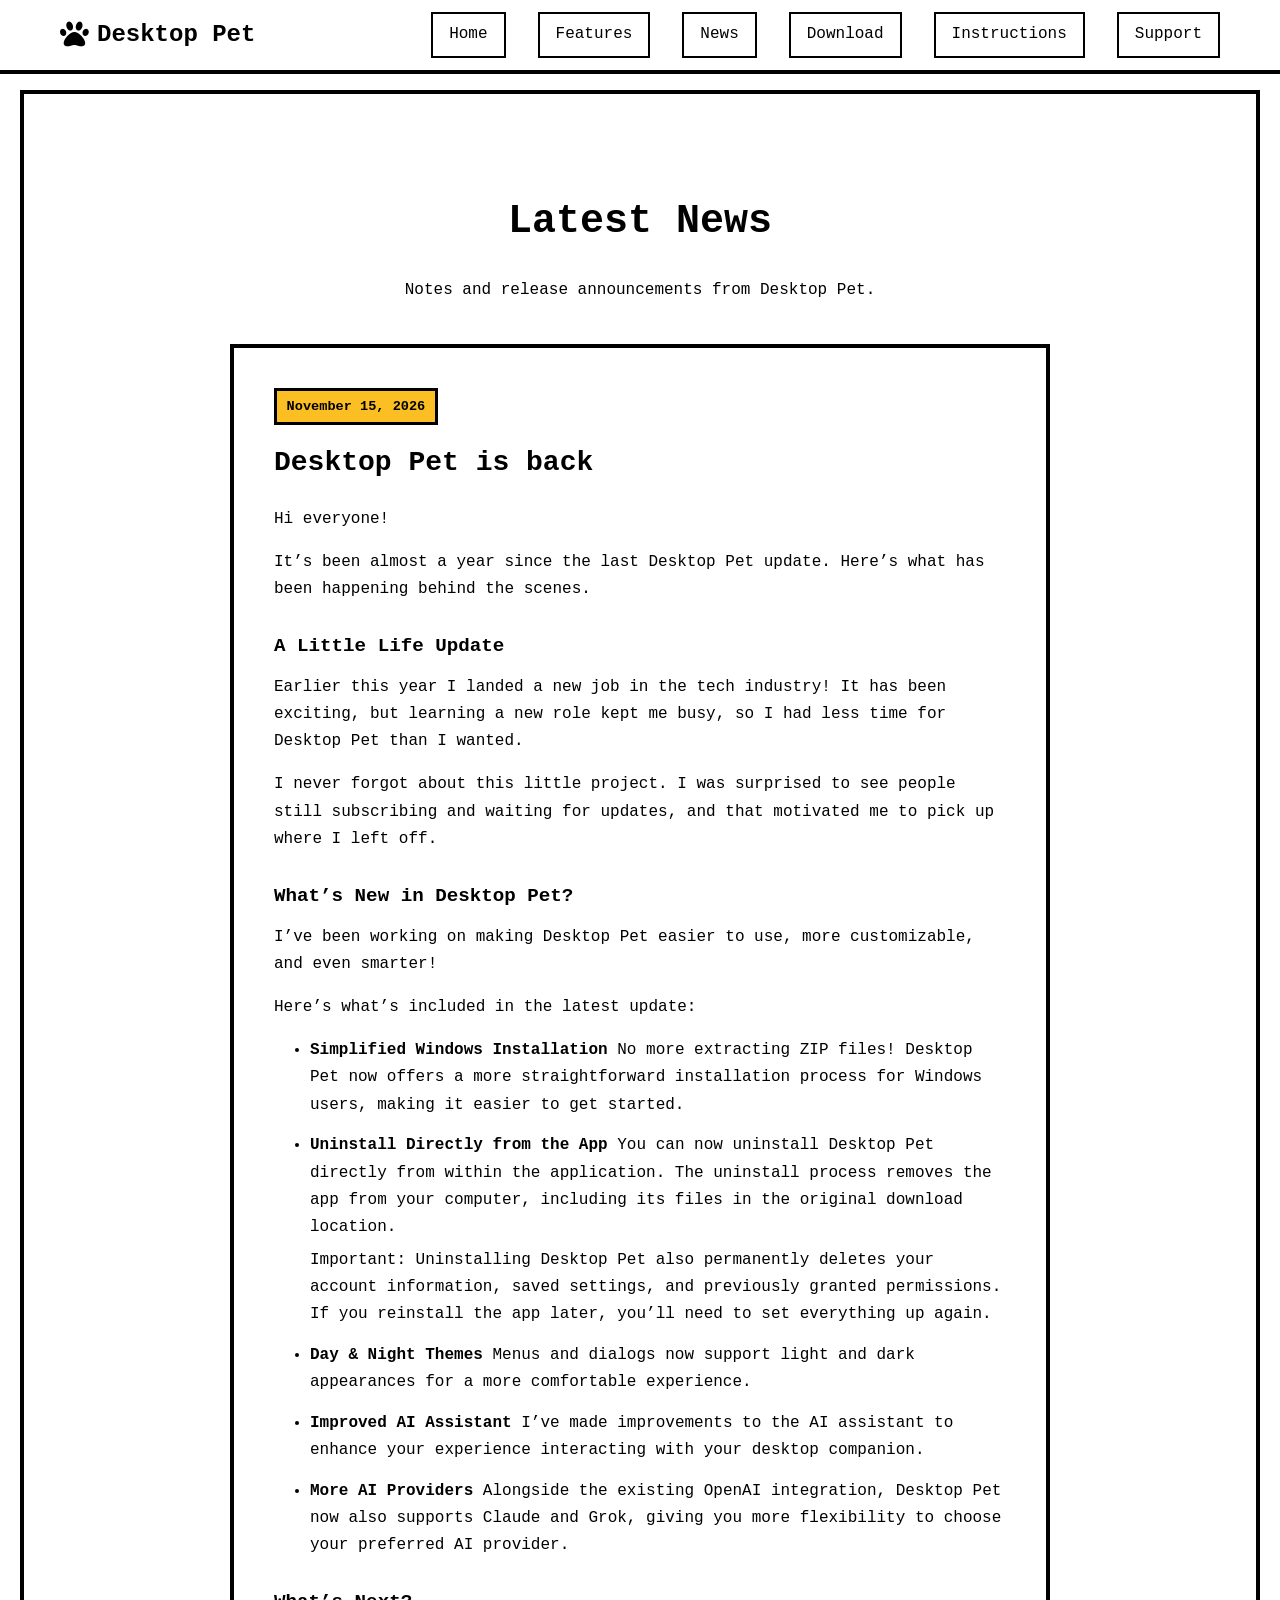
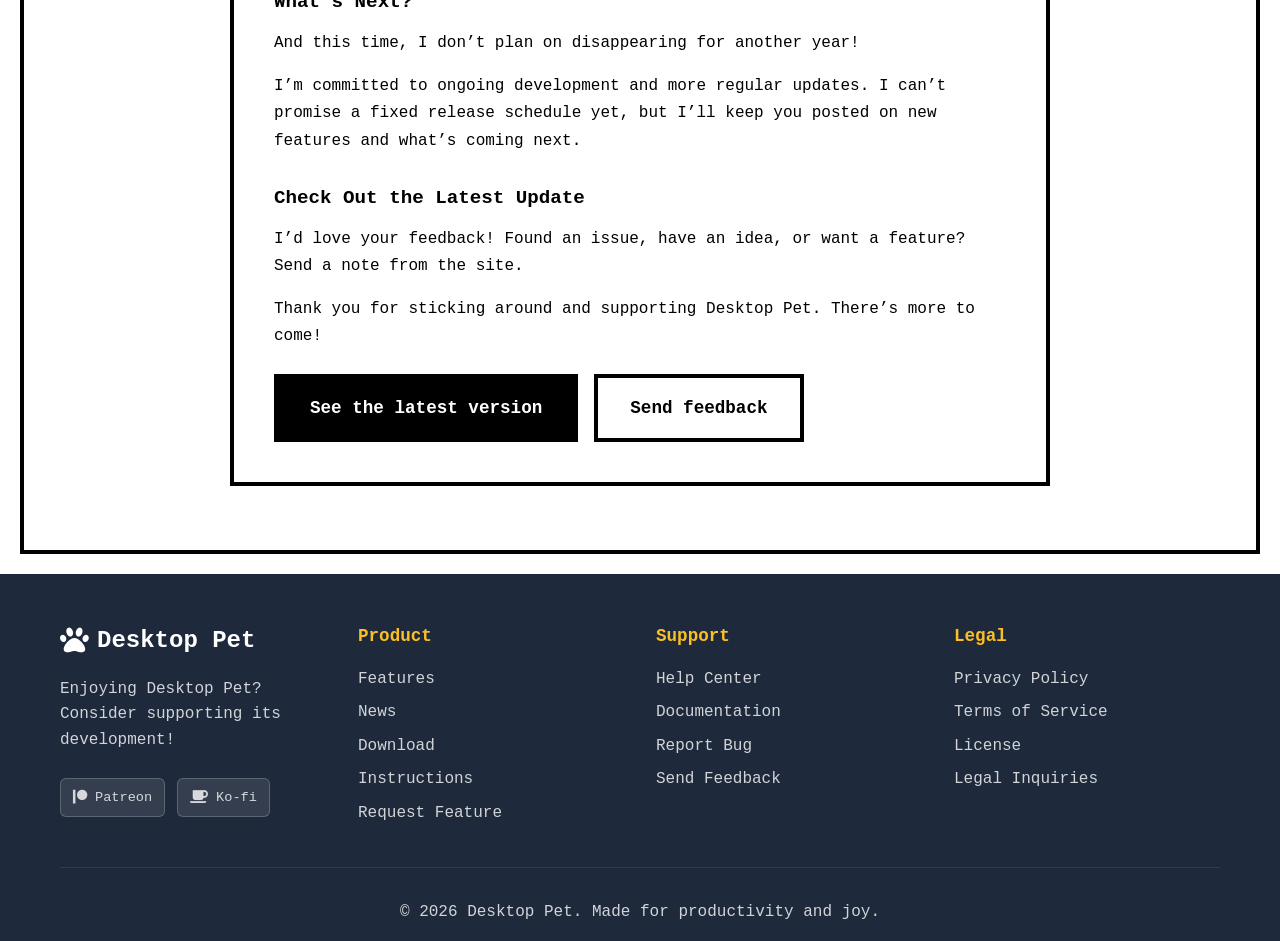
<file: news.html>
<!DOCTYPE html>
<html lang="en">
<head>
    <meta charset="UTF-8">
    <meta name="viewport" content="width=device-width, initial-scale=1.0">

    <title>Desktop Pet News - Release Announcements</title>
    <meta name="title" content="Desktop Pet News - Release Announcements">
    <meta name="description" content="Release notes and updates from Desktop Pet. Read what is new, what changed, and what is coming next.">
    <meta name="author" content="Desktop Pet">
    <meta name="robots" content="index, follow">

    <meta property="og:type" content="website">
    <meta property="og:url" content="https://desktoppet.app/news.html">
    <meta property="og:title" content="Desktop Pet News - Release Announcements">
    <meta property="og:description" content="Release notes and updates from Desktop Pet.">
    <meta property="og:image" content="https://desktoppet.app/assets/app_icon.png">
    <meta property="og:site_name" content="Desktop Pet">
    <meta property="og:locale" content="en_US">

    <meta property="twitter:card" content="summary_large_image">
    <meta property="twitter:url" content="https://desktoppet.app/news.html">
    <meta property="twitter:title" content="Desktop Pet News - Release Announcements">
    <meta property="twitter:description" content="Release notes and updates from Desktop Pet.">
    <meta property="twitter:image" content="https://desktoppet.app/assets/app_icon.png">

    <link rel="canonical" href="https://desktoppet.app/news.html">
    <link rel="icon" type="image/png" href="assets/app_icon.png">
    <link rel="apple-touch-icon" href="assets/app_icon.png">
    <link rel="stylesheet" href="styles.css?v=20261116e">
    <link href="https://fonts.googleapis.com/css2?family=Press+Start+2P:wght@400&family=Orbitron:wght@400;700;900&display=swap" rel="stylesheet">
    <link rel="stylesheet" href="https://cdnjs.cloudflare.com/ajax/libs/font-awesome/6.0.0/css/all.min.css">
</head>
<body>
    <nav class="navbar">
        <div class="nav-container">
            <div class="nav-logo">
                <i class="fas fa-paw"></i>
                <span>Desktop Pet</span>
            </div>
            <div class="nav-menu">
                <a href="index.html" class="nav-link">Home</a>
                <a href="index.html#features" class="nav-link">Features</a>
                <a href="news.html" class="nav-link">News</a>
                <a href="index.html#download" class="nav-link">Download</a>
                <a href="index.html#instructions" class="nav-link">Instructions</a>
                <a href="index.html#support" class="nav-link">Support</a>
            </div>
            <div class="nav-toggle">
                <span class="bar"></span>
                <span class="bar"></span>
                <span class="bar"></span>
            </div>
        </div>
    </nav>

    <section id="announcement" class="news-page">
        <div class="container">
            <h1 class="section-title">Latest News</h1>
            <p class="news-intro">Notes and release announcements from Desktop Pet.</p>
            <p id="announcement-status" class="announcement-status" hidden></p>
            <div id="announcement-list" class="announcement-list" data-updated="2026-11-16T15:45:00.000Z">
                <article class="announcement-card">
                    <p class="announcement-date">November 15, 2026</p>
                    <h3>Desktop Pet is back</h3>
                    <p>Hi everyone!</p>
                    <p>It’s been almost a year since the last Desktop Pet update. Here’s what has been happening behind the scenes.</p>
                    <h4>A Little Life Update</h4>
                    <p>Earlier this year I landed a new job in the tech industry! It has been exciting, but learning a new role kept me busy, so I had less time for Desktop Pet than I wanted.</p>
                    <p>I never forgot about this little project. I was surprised to see people still subscribing and waiting for updates, and that motivated me to pick up where I left off.</p>
                    <h4>What’s New in Desktop Pet?</h4>
                    <p>I’ve been working on making Desktop Pet easier to use, more customizable, and even smarter!</p>
                    <p>Here’s what’s included in the latest update:</p>
                    <ul class="announcement-points">
                        <li>
                            <strong>Simplified Windows Installation</strong>
                            <p>No more extracting ZIP files! Desktop Pet now offers a more straightforward installation process for Windows users, making it easier to get started.</p>
                        </li>
                        <li>
                            <strong>Uninstall Directly from the App</strong>
                            <p>You can now uninstall Desktop Pet directly from within the application. The uninstall process removes the app from your computer, including its files in the original download location.</p>
                            <p class="announcement-note">Important: Uninstalling Desktop Pet also permanently deletes your account information, saved settings, and previously granted permissions. If you reinstall the app later, you’ll need to set everything up again.</p>
                        </li>
                        <li>
                            <strong>Day &amp; Night Themes</strong>
                            <p>Menus and dialogs now support light and dark appearances for a more comfortable experience.</p>
                        </li>
                        <li>
                            <strong>Improved AI Assistant</strong>
                            <p>I’ve made improvements to the AI assistant to enhance your experience interacting with your desktop companion.</p>
                        </li>
                        <li>
                            <strong>More AI Providers</strong>
                            <p>Alongside the existing OpenAI integration, Desktop Pet now also supports Claude and Grok, giving you more flexibility to choose your preferred AI provider.</p>
                        </li>
                    </ul>
                    <h4>What’s Next?</h4>
                    <p>And this time, I don’t plan on disappearing for another year!</p>
                    <p>I’m committed to ongoing development and more regular updates. I can’t promise a fixed release schedule yet, but I’ll keep you posted on new features and what’s coming next.</p>
                    <h4>Check Out the Latest Update</h4>
                    <p>I’d love your feedback! Found an issue, have an idea, or want a feature? Send a note from the site.</p>
                    <p>Thank you for sticking around and supporting Desktop Pet. There’s more to come!</p>
                    <div class="announcement-actions">
                        <a class="btn btn-primary" href="index.html#download">See the latest version</a>
                        <a class="btn btn-secondary" href="index.html#feedback">Send feedback</a>
                    </div>
                </article>
            </div>
        </div>
    </section>

    <footer class="footer">
        <div class="container">
            <div class="footer-content">
                <div class="footer-section">
                    <div class="footer-logo">
                        <i class="fas fa-paw"></i>
                        <span>Desktop Pet</span>
                    </div>
                    <p>Enjoying Desktop Pet? Consider supporting its development!</p>
                    <div class="footer-donation-section">
                        <div class="footer-donation-links">
                            <a href="https://www.patreon.com/c/DesktopPetApp" target="_blank" class="footer-donation-link">
                                <i class="fab fa-patreon"></i>
                                Patreon
                            </a>
                            <a href="https://ko-fi.com/desktoppetapp" target="_blank" class="footer-donation-link">
                                <i class="fas fa-coffee"></i>
                                Ko-fi
                            </a>
                        </div>
                    </div>
                </div>
                <div class="footer-section">
                    <h4>Product</h4>
                    <ul>
                        <li><a href="index.html#features">Features</a></li>
                        <li><a href="news.html">News</a></li>
                        <li><a href="index.html#download">Download</a></li>
                        <li><a href="index.html#instructions">Instructions</a></li>
                        <li><a href="https://docs.google.com/forms/d/e/1FAIpQLSf2PR9yN-ETCj7rlxYmj4YIKMzT3AwbSIagq6MIA33tsbxzRg/viewform?usp=dialog" target="_blank">Request Feature</a></li>
                    </ul>
                </div>
                <div class="footer-section">
                    <h4>Support</h4>
                    <ul>
                        <li><a href="index.html#support">Help Center</a></li>
                        <li><a href="index.html#instructions">Documentation</a></li>
                        <li><a href="https://docs.google.com/forms/d/e/1FAIpQLSf2PR9yN-ETCj7rlxYmj4YIKMzT3AwbSIagq6MIA33tsbxzRg/viewform?usp=dialog" target="_blank">Report Bug</a></li>
                        <li><a href="https://docs.google.com/forms/d/e/1FAIpQLSf2PR9yN-ETCj7rlxYmj4YIKMzT3AwbSIagq6MIA33tsbxzRg/viewform?usp=dialog" target="_blank">Send Feedback</a></li>
                    </ul>
                </div>
                <div class="footer-section">
                    <h4>Legal</h4>
                    <ul>
                        <li><a href="privacy-policy.html">Privacy Policy</a></li>
                        <li><a href="terms-of-service.html">Terms of Service</a></li>
                        <li><a href="license.html">License</a></li>
                        <li><a href="mailto:support@desktoppet.app">Legal Inquiries</a></li>
                    </ul>
                </div>
            </div>
            <div class="footer-bottom">
                <p>&copy; <span id="current-year"></span> Desktop Pet. Made for productivity and joy.</p>
            </div>
        </div>
    </footer>

    <script src="script.js?v=10"></script>
</body>
</html>
</file>
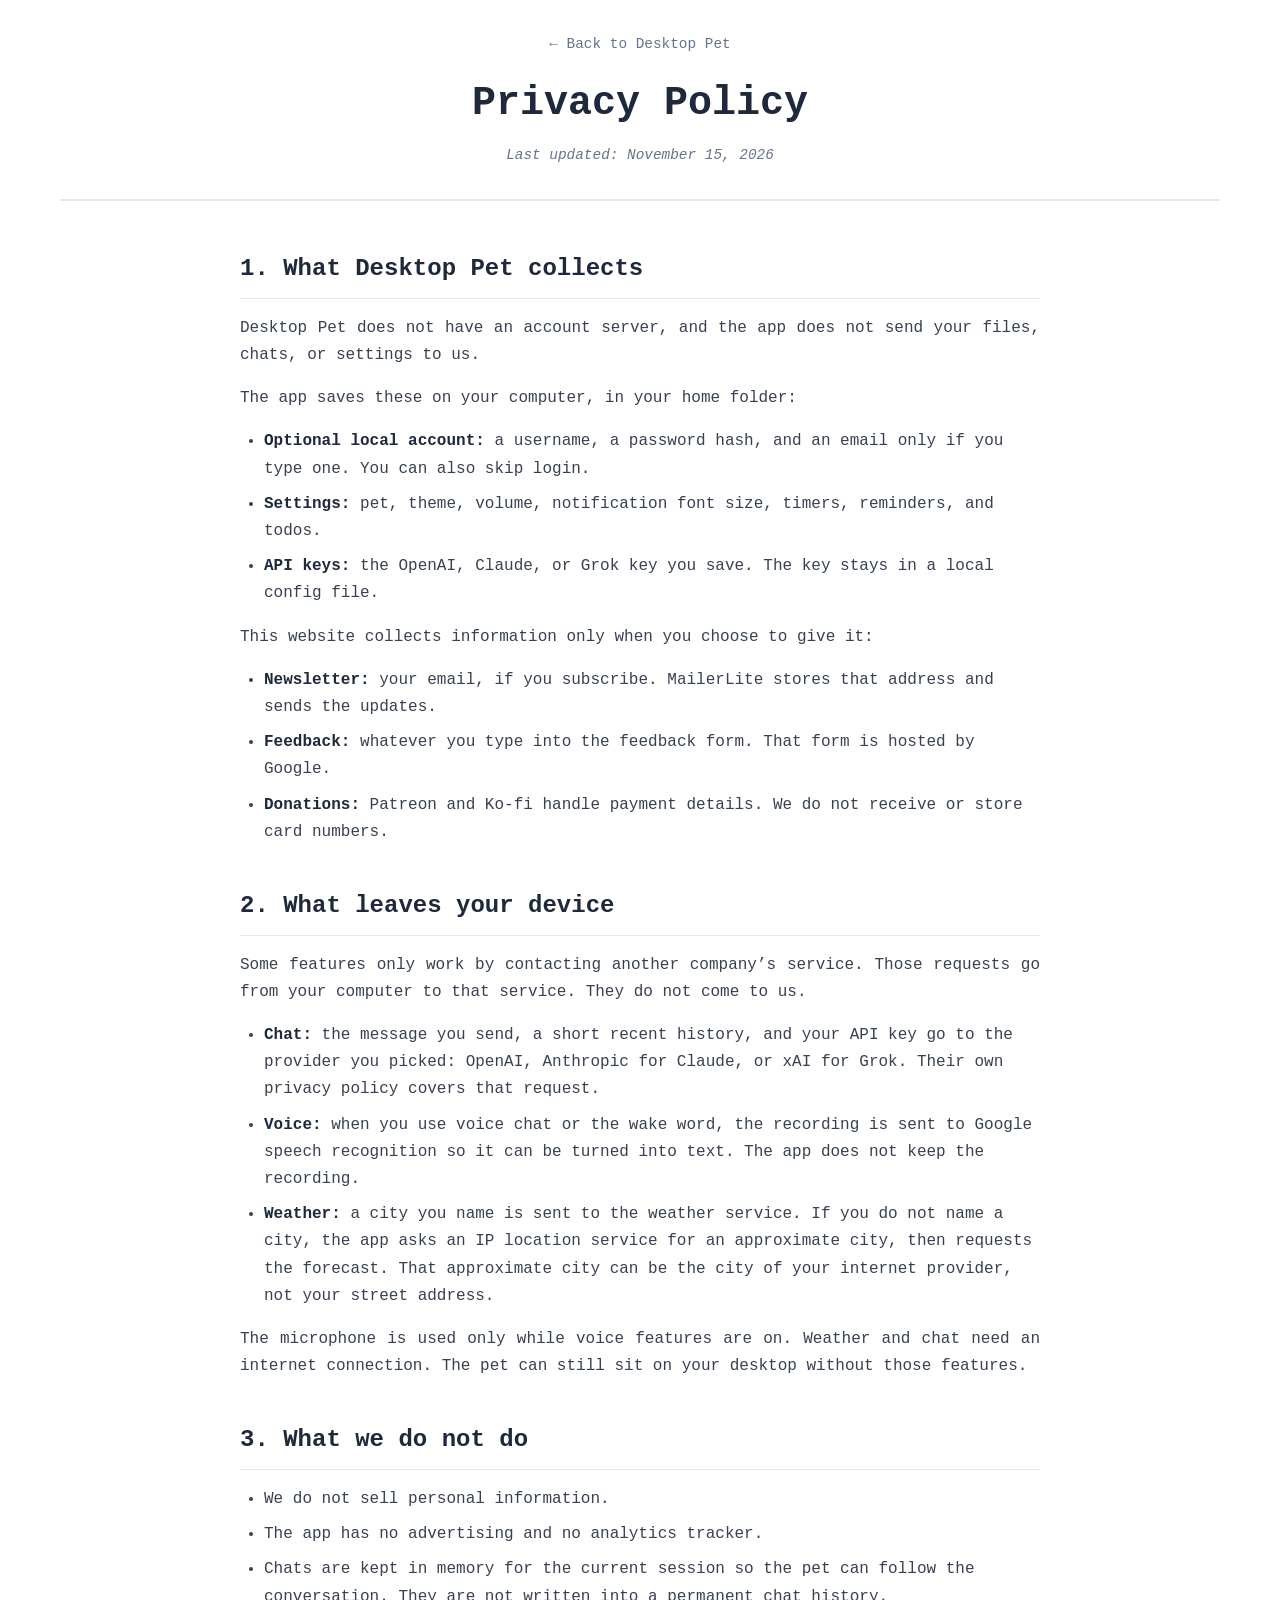
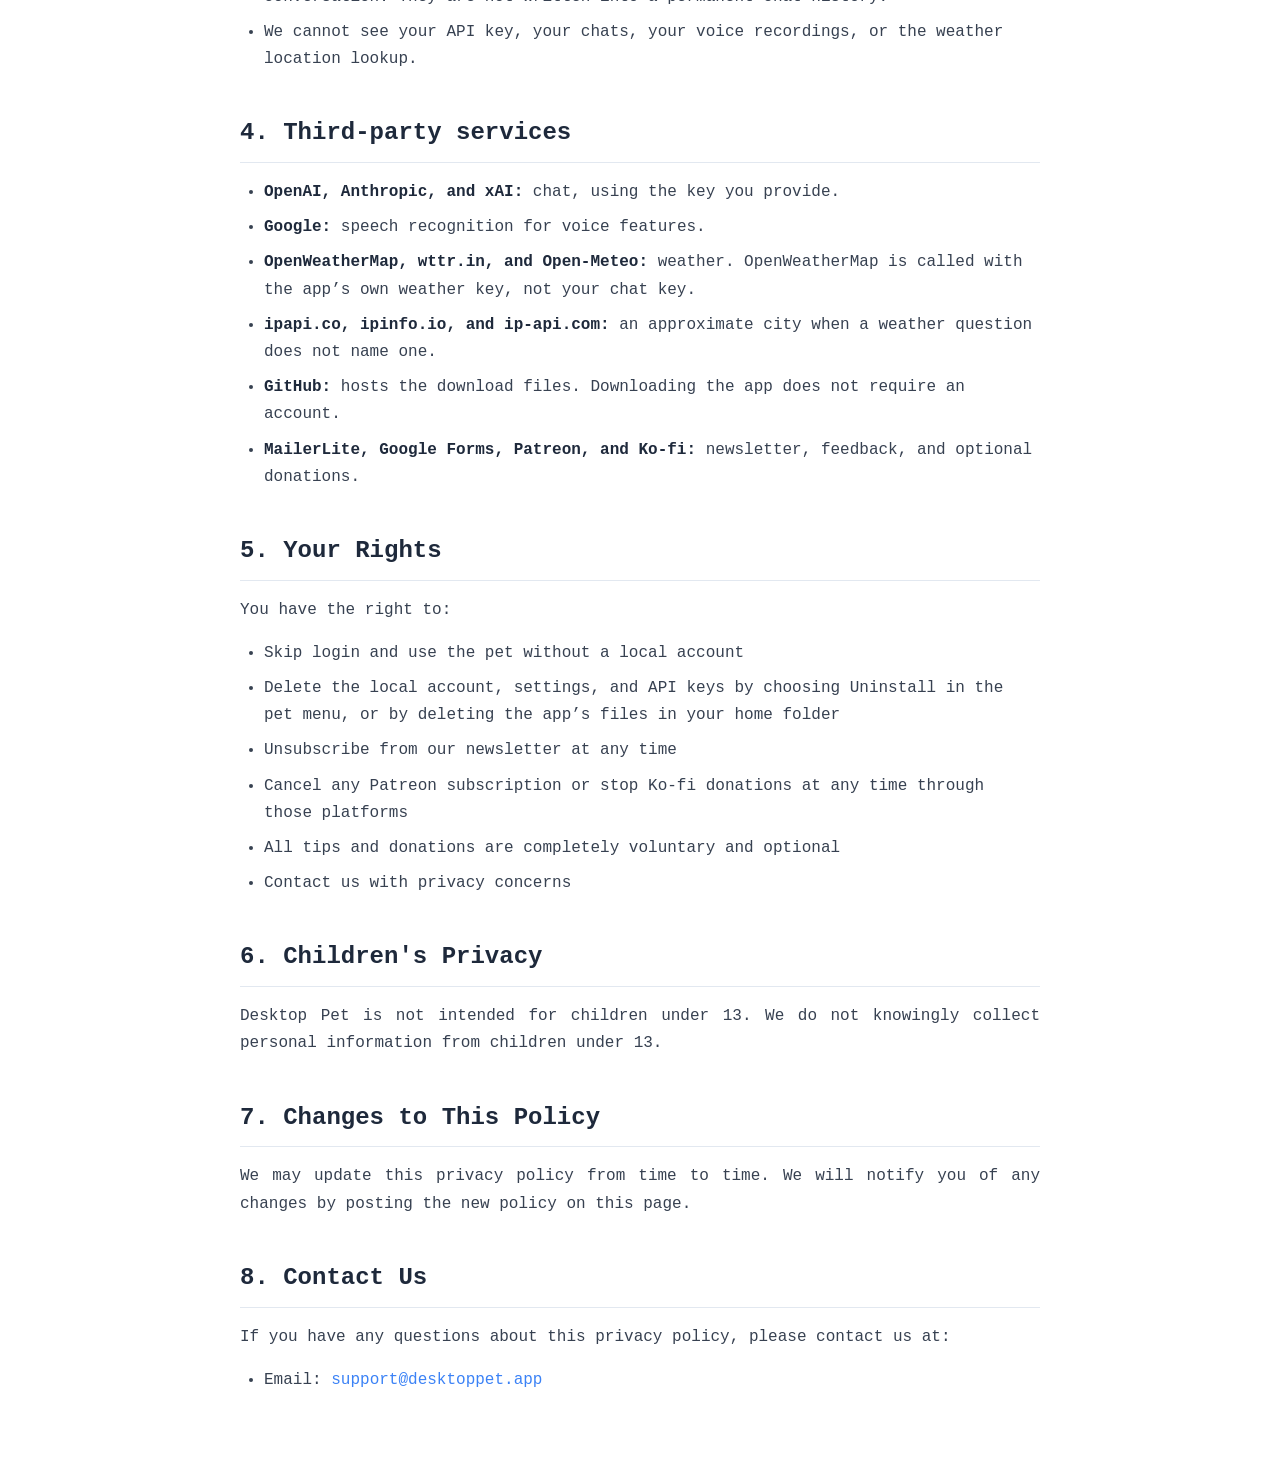
<file: privacy-policy.html>
<!DOCTYPE html>
<html lang="en">
<head>
    <meta charset="UTF-8">
    <meta name="viewport" content="width=device-width, initial-scale=1.0">
    
    <!-- Primary SEO Meta Tags -->
    <title>Privacy Policy - Desktop Pet | Data Protection & Privacy</title>
    <meta name="title" content="Privacy Policy - Desktop Pet | Data Protection & Privacy">
    <meta name="description" content="Desktop Pet Privacy Policy. Accounts and settings stay on your device. Chat, voice, and weather send only what those features need to the service you use. We do not receive that data.">
    <meta name="keywords" content="desktop pet privacy, desktop pet data protection, privacy policy, data privacy, no tracking, local data, secure app">
    <meta name="author" content="Desktop Pet">
    <meta name="robots" content="index, follow">
    <meta name="language" content="English">
    
    <!-- Open Graph / Facebook -->
    <meta property="og:type" content="website">
    <meta property="og:url" content="https://desktoppet.app/privacy-policy.html">
    <meta property="og:title" content="Privacy Policy - Desktop Pet | Data Protection & Privacy">
    <meta property="og:description" content="Accounts and settings stay on your device. Chat, voice, and weather go to the service you use. Desktop Pet does not receive that data.">
    <meta property="og:image" content="https://desktoppet.app/assets/app_icon.png">
    <meta property="og:site_name" content="Desktop Pet">
    <meta property="og:locale" content="en_US">
    
    <!-- Twitter -->
    <meta property="twitter:card" content="summary_large_image">
    <meta property="twitter:url" content="https://desktoppet.app/privacy-policy.html">
    <meta property="twitter:title" content="Privacy Policy - Desktop Pet | Data Protection & Privacy">
    <meta property="twitter:description" content="Accounts and settings stay on your device. Chat, voice, and weather go to the service you use. Desktop Pet does not receive that data.">
    <meta property="twitter:image" content="https://desktoppet.app/assets/app_icon.png">
    
    <!-- Canonical URL -->
    <link rel="canonical" href="https://desktoppet.app/privacy-policy.html">
    <link rel="stylesheet" href="styles.css">
    <link rel="icon" href="assets/app_icon.png" type="image/png">
</head>
<body>
    <div class="legal-page">
        <div class="container">
            <div class="legal-header">
                <a href="index.html" class="back-link">← Back to Desktop Pet</a>
                <h1>Privacy Policy</h1>
                <p class="last-updated">Last updated: November 15, 2026</p>
            </div>

            <div class="legal-content">
                <section>
                    <h2>1. What Desktop Pet collects</h2>
                    <p>Desktop Pet does not have an account server, and the app does not send your files, chats, or settings to us.</p>
                    <p>The app saves these on your computer, in your home folder:</p>
                    <ul>
                        <li><strong>Optional local account:</strong> a username, a password hash, and an email only if you type one. You can also skip login.</li>
                        <li><strong>Settings:</strong> pet, theme, volume, notification font size, timers, reminders, and todos.</li>
                        <li><strong>API keys:</strong> the OpenAI, Claude, or Grok key you save. The key stays in a local config file.</li>
                    </ul>
                    <p>This website collects information only when you choose to give it:</p>
                    <ul>
                        <li><strong>Newsletter:</strong> your email, if you subscribe. MailerLite stores that address and sends the updates.</li>
                        <li><strong>Feedback:</strong> whatever you type into the feedback form. That form is hosted by Google.</li>
                        <li><strong>Donations:</strong> Patreon and Ko-fi handle payment details. We do not receive or store card numbers.</li>
                    </ul>
                </section>

                <section>
                    <h2>2. What leaves your device</h2>
                    <p>Some features only work by contacting another company’s service. Those requests go from your computer to that service. They do not come to us.</p>
                    <ul>
                        <li><strong>Chat:</strong> the message you send, a short recent history, and your API key go to the provider you picked: OpenAI, Anthropic for Claude, or xAI for Grok. Their own privacy policy covers that request.</li>
                        <li><strong>Voice:</strong> when you use voice chat or the wake word, the recording is sent to Google speech recognition so it can be turned into text. The app does not keep the recording.</li>
                        <li><strong>Weather:</strong> a city you name is sent to the weather service. If you do not name a city, the app asks an IP location service for an approximate city, then requests the forecast. That approximate city can be the city of your internet provider, not your street address.</li>
                    </ul>
                    <p>The microphone is used only while voice features are on. Weather and chat need an internet connection. The pet can still sit on your desktop without those features.</p>
                </section>

                <section>
                    <h2>3. What we do not do</h2>
                    <ul>
                        <li>We do not sell personal information.</li>
                        <li>The app has no advertising and no analytics tracker.</li>
                        <li>Chats are kept in memory for the current session so the pet can follow the conversation. They are not written into a permanent chat history.</li>
                        <li>We cannot see your API key, your chats, your voice recordings, or the weather location lookup.</li>
                    </ul>
                </section>

                <section>
                    <h2>4. Third-party services</h2>
                    <ul>
                        <li><strong>OpenAI, Anthropic, and xAI:</strong> chat, using the key you provide.</li>
                        <li><strong>Google:</strong> speech recognition for voice features.</li>
                        <li><strong>OpenWeatherMap, wttr.in, and Open-Meteo:</strong> weather. OpenWeatherMap is called with the app’s own weather key, not your chat key.</li>
                        <li><strong>ipapi.co, ipinfo.io, and ip-api.com:</strong> an approximate city when a weather question does not name one.</li>
                        <li><strong>GitHub:</strong> hosts the download files. Downloading the app does not require an account.</li>
                        <li><strong>MailerLite, Google Forms, Patreon, and Ko-fi:</strong> newsletter, feedback, and optional donations.</li>
                    </ul>
                </section>

                <section>
                    <h2>5. Your Rights</h2>
                    <p>You have the right to:</p>
                    <ul>
                        <li>Skip login and use the pet without a local account</li>
                        <li>Delete the local account, settings, and API keys by choosing Uninstall in the pet menu, or by deleting the app’s files in your home folder</li>
                        <li>Unsubscribe from our newsletter at any time</li>
                        <li>Cancel any Patreon subscription or stop Ko-fi donations at any time through those platforms</li>
                        <li>All tips and donations are completely voluntary and optional</li>
                        <li>Contact us with privacy concerns</li>
                    </ul>
                </section>

                <section>
                    <h2>6. Children's Privacy</h2>
                    <p>Desktop Pet is not intended for children under 13. We do not knowingly collect personal information from children under 13.</p>
                </section>

                <section>
                    <h2>7. Changes to This Policy</h2>
                    <p>We may update this privacy policy from time to time. We will notify you of any changes by posting the new policy on this page.</p>
                </section>

                <section>
                    <h2>8. Contact Us</h2>
                    <p>If you have any questions about this privacy policy, please contact us at:</p>
                    <ul>
                        <li>Email: <a href="mailto:support@desktoppet.app">support@desktoppet.app</a></li>
                    </ul>
                </section>
            </div>
        </div>
    </div>
</body>
</html>
</file>
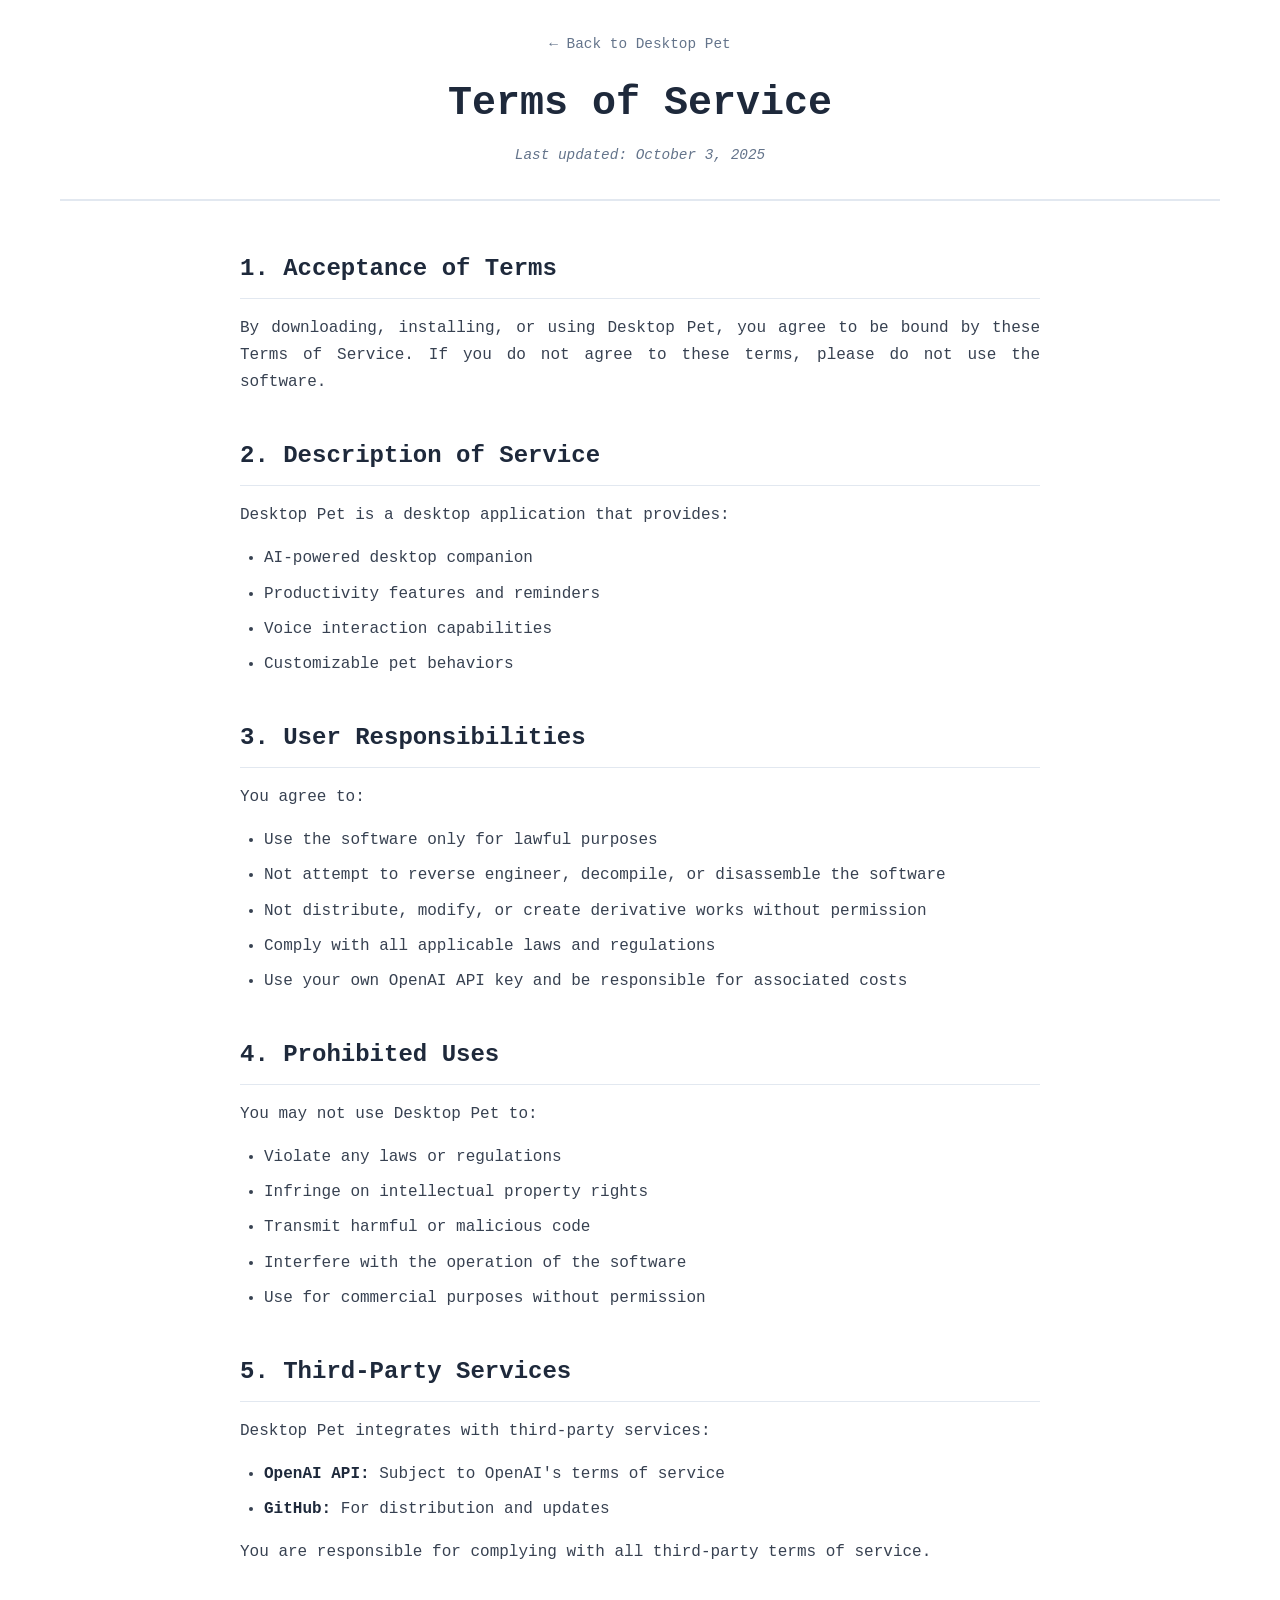
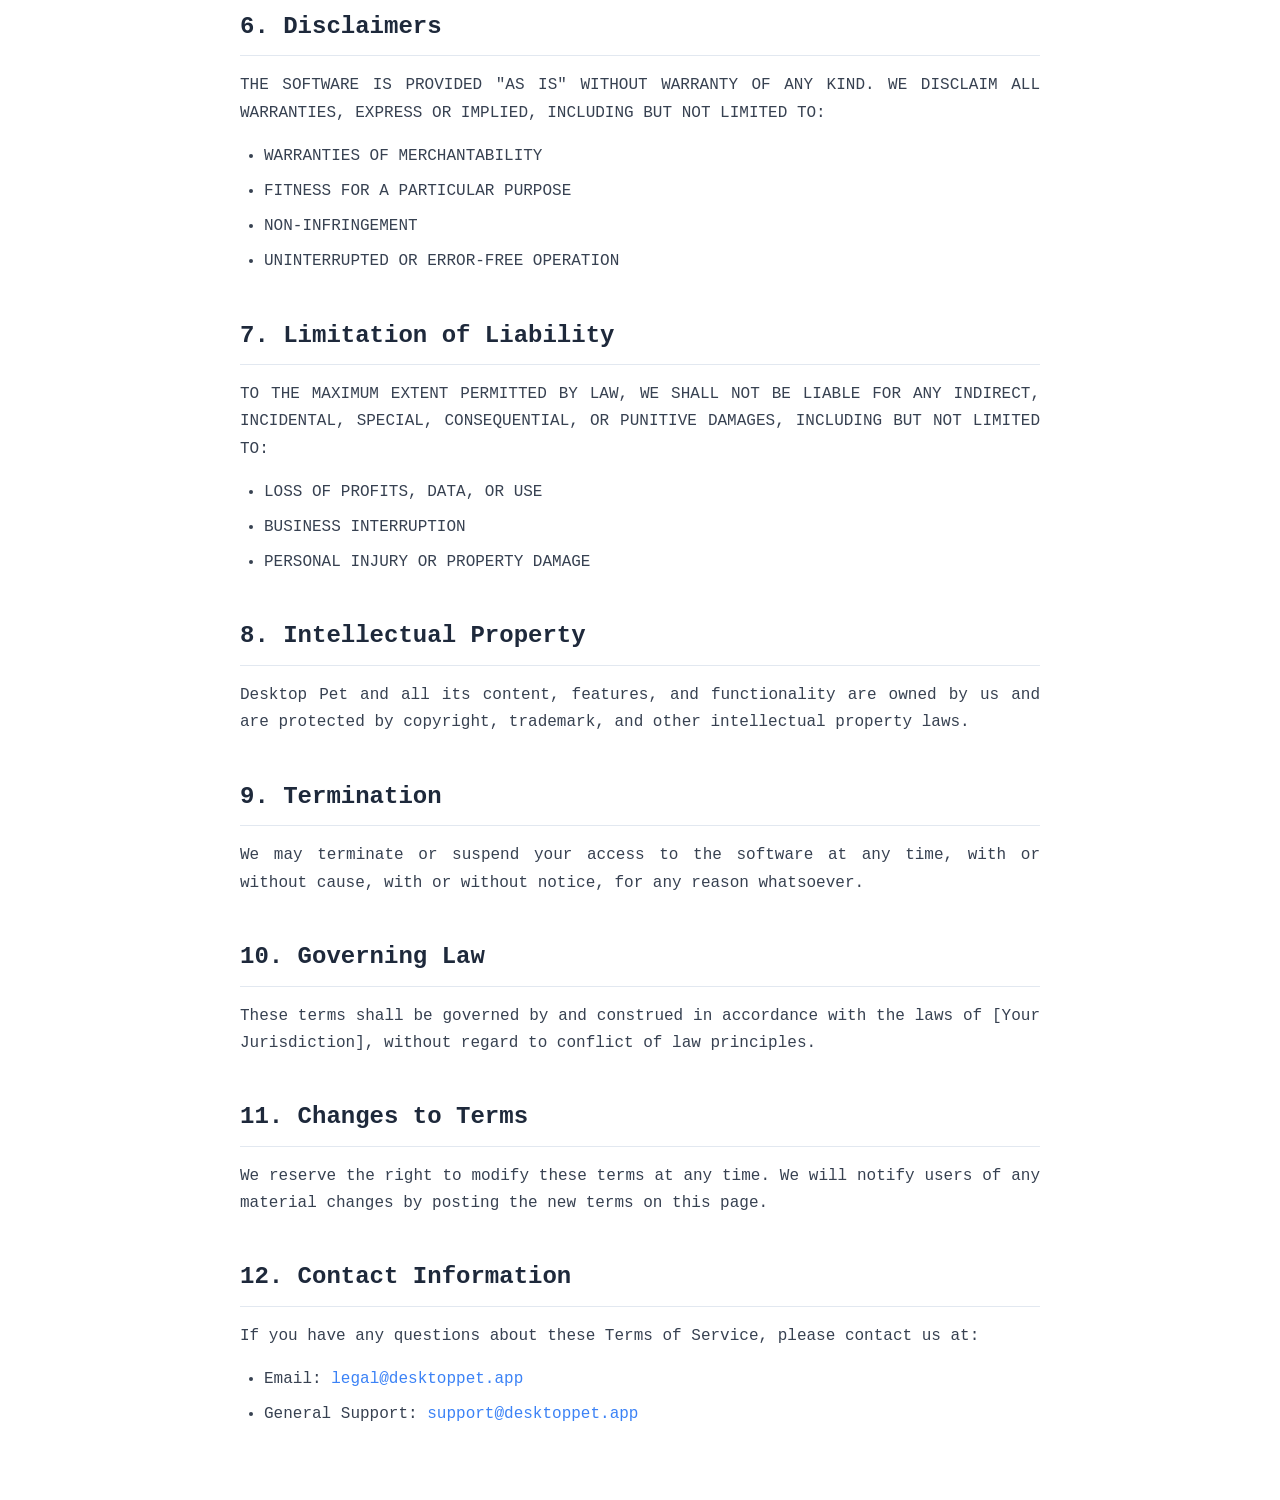
<file: terms-of-service.html>
<!DOCTYPE html>
<html lang="en">
<head>
    <meta charset="UTF-8">
    <meta name="viewport" content="width=device-width, initial-scale=1.0">
    
    <!-- Primary SEO Meta Tags -->
    <title>Terms of Service - Desktop Pet | User Agreement & License</title>
    <meta name="title" content="Terms of Service - Desktop Pet | User Agreement & License">
    <meta name="description" content="Desktop Pet Terms of Service - Read our user agreement, license terms, and usage guidelines for the Desktop Pet application.">
    <meta name="keywords" content="desktop pet terms, desktop pet license, terms of service, user agreement, software license, usage terms">
    <meta name="author" content="Desktop Pet">
    <meta name="robots" content="index, follow">
    <meta name="language" content="English">
    
    <!-- Open Graph / Facebook -->
    <meta property="og:type" content="website">
    <meta property="og:url" content="https://desktoppet.app/terms-of-service.html">
    <meta property="og:title" content="Terms of Service - Desktop Pet | User Agreement & License">
    <meta property="og:description" content="Desktop Pet Terms of Service - Read our user agreement, license terms, and usage guidelines for the Desktop Pet application.">
    <meta property="og:image" content="https://desktoppet.app/assets/app_icon.png">
    <meta property="og:site_name" content="Desktop Pet">
    <meta property="og:locale" content="en_US">
    
    <!-- Twitter -->
    <meta property="twitter:card" content="summary_large_image">
    <meta property="twitter:url" content="https://desktoppet.app/terms-of-service.html">
    <meta property="twitter:title" content="Terms of Service - Desktop Pet | User Agreement & License">
    <meta property="twitter:description" content="Desktop Pet Terms of Service - Read our user agreement, license terms, and usage guidelines for the Desktop Pet application.">
    <meta property="twitter:image" content="https://desktoppet.app/assets/app_icon.png">
    
    <!-- Canonical URL -->
    <link rel="canonical" href="https://desktoppet.app/terms-of-service.html">
    <link rel="stylesheet" href="styles.css">
    <link rel="icon" href="assets/app_icon.png" type="image/png">
</head>
<body>
    <div class="legal-page">
        <div class="container">
            <div class="legal-header">
                <a href="index.html" class="back-link">← Back to Desktop Pet</a>
                <h1>Terms of Service</h1>
                <p class="last-updated">Last updated: October 3, 2025</p>
            </div>

            <div class="legal-content">
                <section>
                    <h2>1. Acceptance of Terms</h2>
                    <p>By downloading, installing, or using Desktop Pet, you agree to be bound by these Terms of Service. If you do not agree to these terms, please do not use the software.</p>
                </section>

                <section>
                    <h2>2. Description of Service</h2>
                    <p>Desktop Pet is a desktop application that provides:</p>
                    <ul>
                        <li>AI-powered desktop companion</li>
                        <li>Productivity features and reminders</li>
                        <li>Voice interaction capabilities</li>
                        <li>Customizable pet behaviors</li>
                    </ul>
                </section>

                <section>
                    <h2>3. User Responsibilities</h2>
                    <p>You agree to:</p>
                    <ul>
                        <li>Use the software only for lawful purposes</li>
                        <li>Not attempt to reverse engineer, decompile, or disassemble the software</li>
                        <li>Not distribute, modify, or create derivative works without permission</li>
                        <li>Comply with all applicable laws and regulations</li>
                        <li>Use your own OpenAI API key and be responsible for associated costs</li>
                    </ul>
                </section>

                <section>
                    <h2>4. Prohibited Uses</h2>
                    <p>You may not use Desktop Pet to:</p>
                    <ul>
                        <li>Violate any laws or regulations</li>
                        <li>Infringe on intellectual property rights</li>
                        <li>Transmit harmful or malicious code</li>
                        <li>Interfere with the operation of the software</li>
                        <li>Use for commercial purposes without permission</li>
                    </ul>
                </section>

                <section>
                    <h2>5. Third-Party Services</h2>
                    <p>Desktop Pet integrates with third-party services:</p>
                    <ul>
                        <li><strong>OpenAI API:</strong> Subject to OpenAI's terms of service</li>
                        <li><strong>GitHub:</strong> For distribution and updates</li>
                    </ul>
                    <p>You are responsible for complying with all third-party terms of service.</p>
                </section>

                <section>
                    <h2>6. Disclaimers</h2>
                    <p>THE SOFTWARE IS PROVIDED "AS IS" WITHOUT WARRANTY OF ANY KIND. WE DISCLAIM ALL WARRANTIES, EXPRESS OR IMPLIED, INCLUDING BUT NOT LIMITED TO:</p>
                    <ul>
                        <li>WARRANTIES OF MERCHANTABILITY</li>
                        <li>FITNESS FOR A PARTICULAR PURPOSE</li>
                        <li>NON-INFRINGEMENT</li>
                        <li>UNINTERRUPTED OR ERROR-FREE OPERATION</li>
                    </ul>
                </section>

                <section>
                    <h2>7. Limitation of Liability</h2>
                    <p>TO THE MAXIMUM EXTENT PERMITTED BY LAW, WE SHALL NOT BE LIABLE FOR ANY INDIRECT, INCIDENTAL, SPECIAL, CONSEQUENTIAL, OR PUNITIVE DAMAGES, INCLUDING BUT NOT LIMITED TO:</p>
                    <ul>
                        <li>LOSS OF PROFITS, DATA, OR USE</li>
                        <li>BUSINESS INTERRUPTION</li>
                        <li>PERSONAL INJURY OR PROPERTY DAMAGE</li>
                    </ul>
                </section>

                <section>
                    <h2>8. Intellectual Property</h2>
                    <p>Desktop Pet and all its content, features, and functionality are owned by us and are protected by copyright, trademark, and other intellectual property laws.</p>
                </section>

                <section>
                    <h2>9. Termination</h2>
                    <p>We may terminate or suspend your access to the software at any time, with or without cause, with or without notice, for any reason whatsoever.</p>
                </section>

                <section>
                    <h2>10. Governing Law</h2>
                    <p>These terms shall be governed by and construed in accordance with the laws of [Your Jurisdiction], without regard to conflict of law principles.</p>
                </section>

                <section>
                    <h2>11. Changes to Terms</h2>
                    <p>We reserve the right to modify these terms at any time. We will notify users of any material changes by posting the new terms on this page.</p>
                </section>

                <section>
                    <h2>12. Contact Information</h2>
                    <p>If you have any questions about these Terms of Service, please contact us at:</p>
                    <ul>
                        <li>Email: <a href="mailto:legal@desktoppet.app">legal@desktoppet.app</a></li>
                        <li>General Support: <a href="mailto:support@desktoppet.app">support@desktoppet.app</a></li>
                    </ul>
                </section>
            </div>
        </div>
    </div>
</body>
</html>
</file>
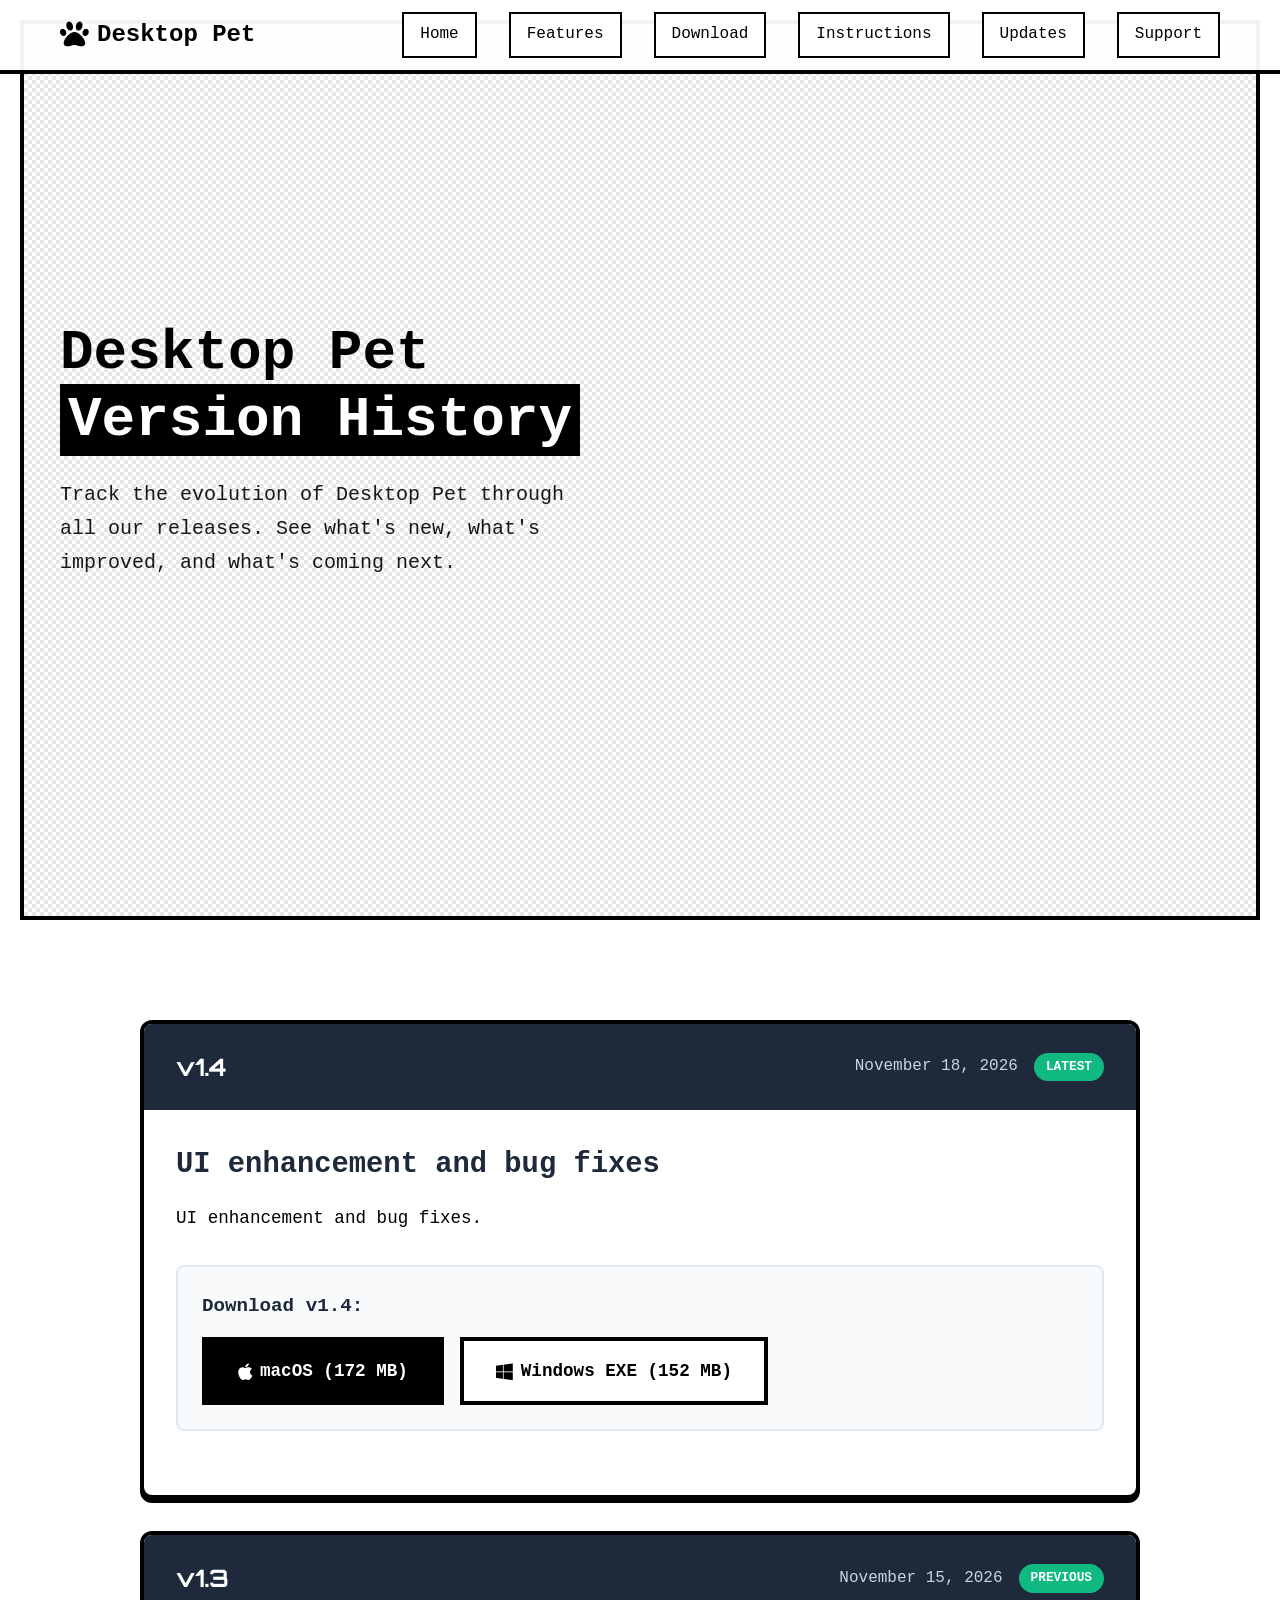
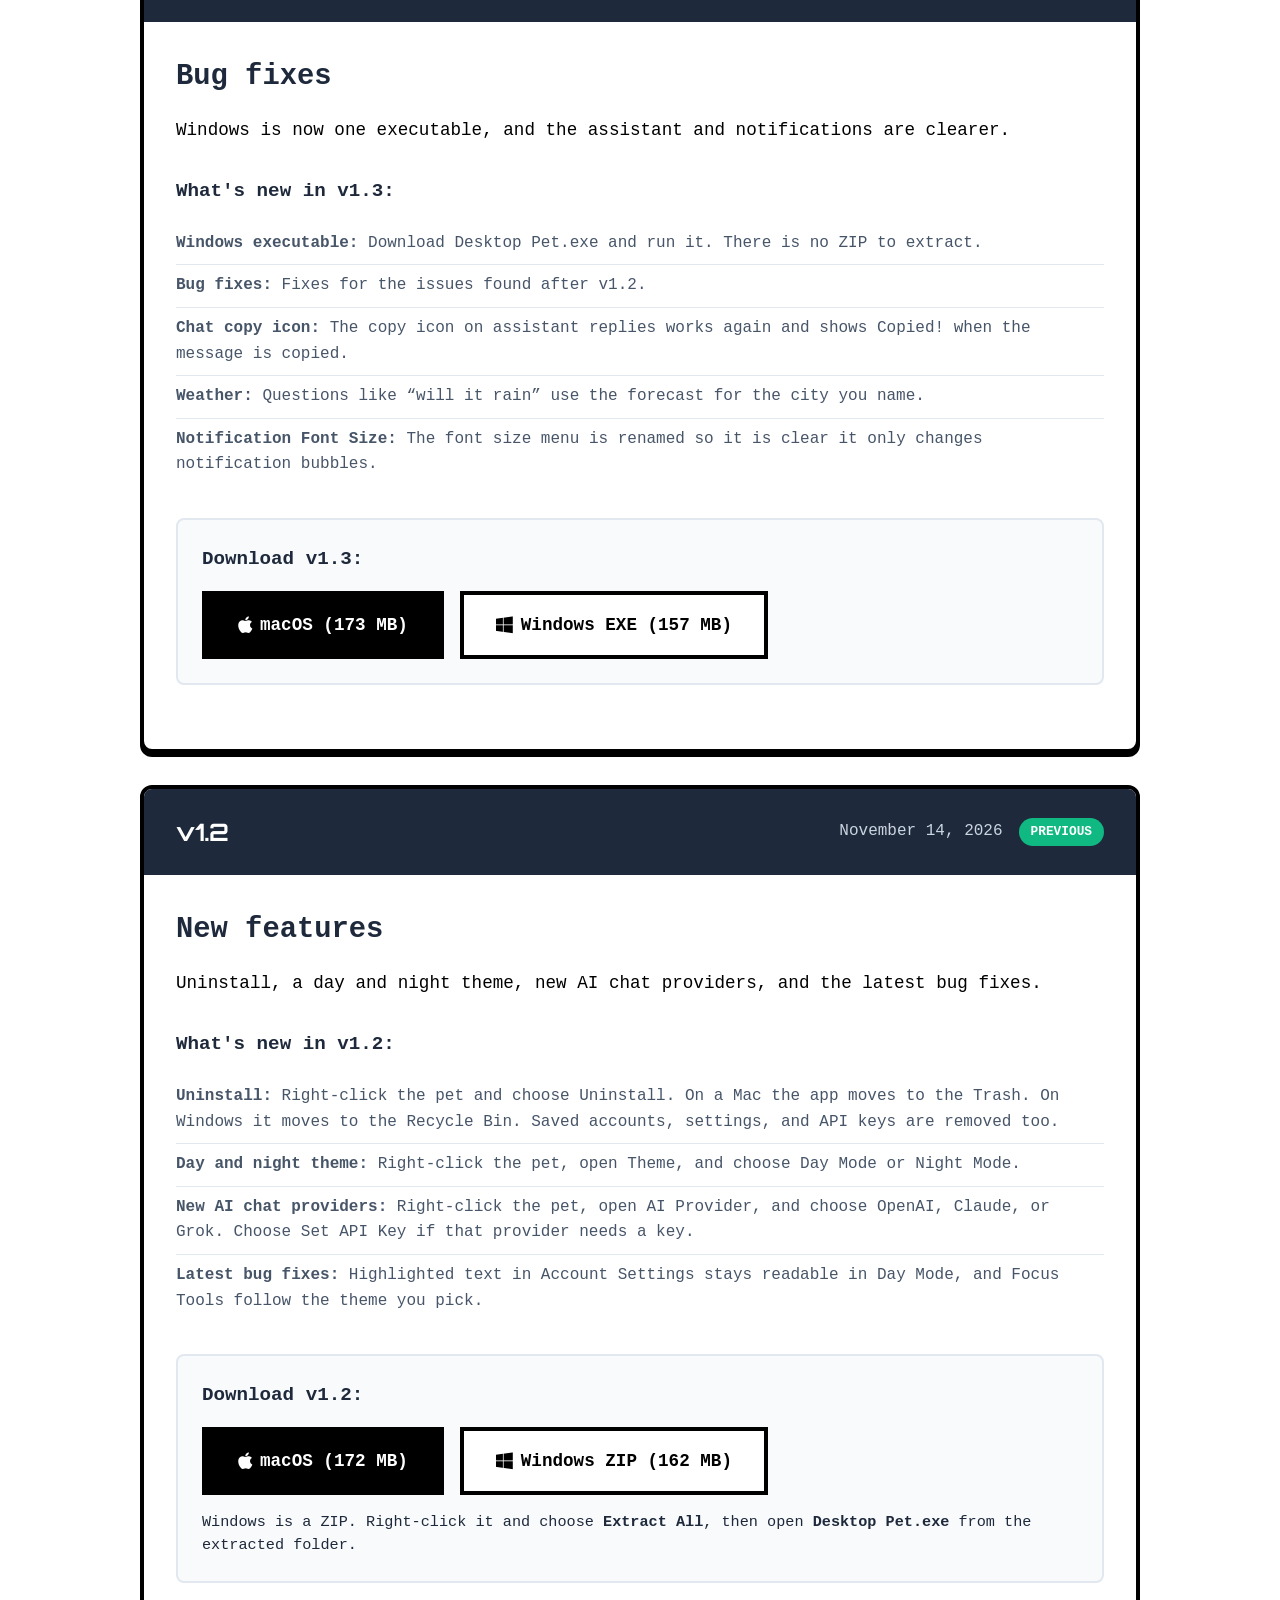
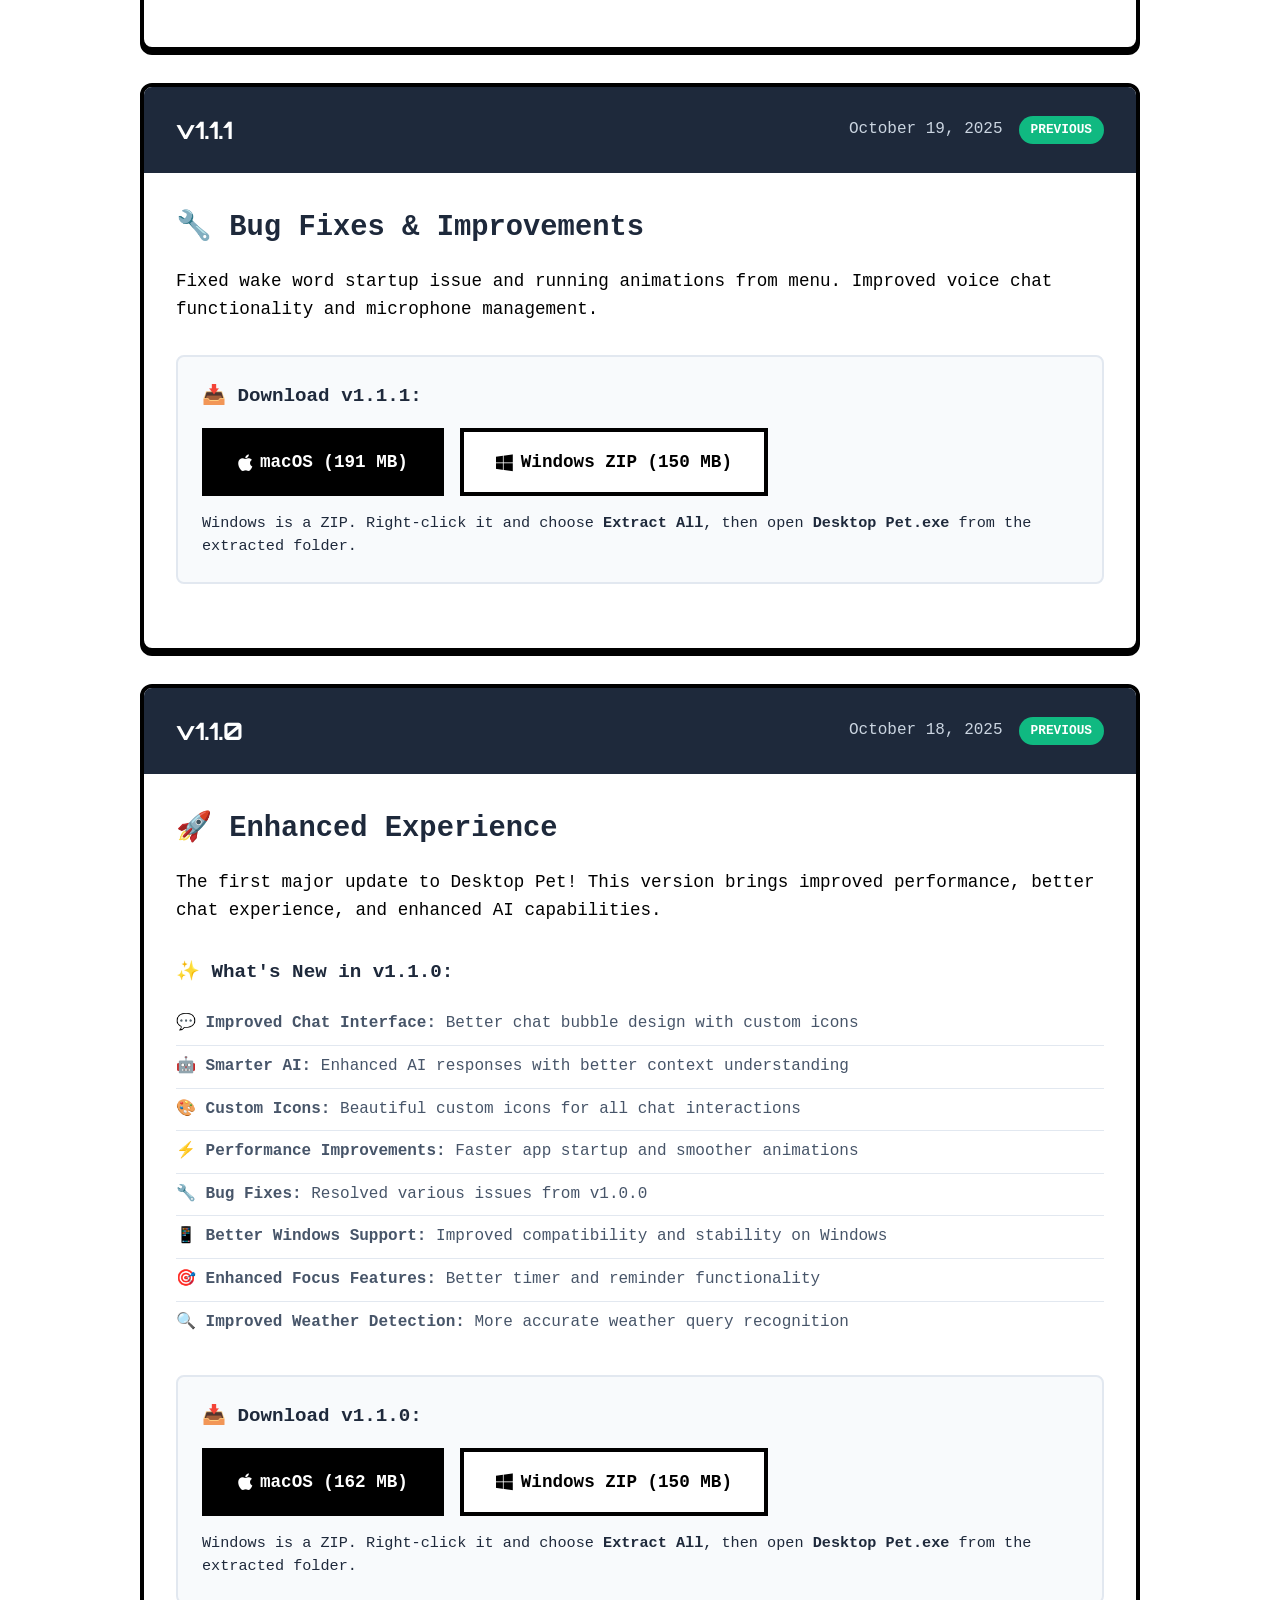
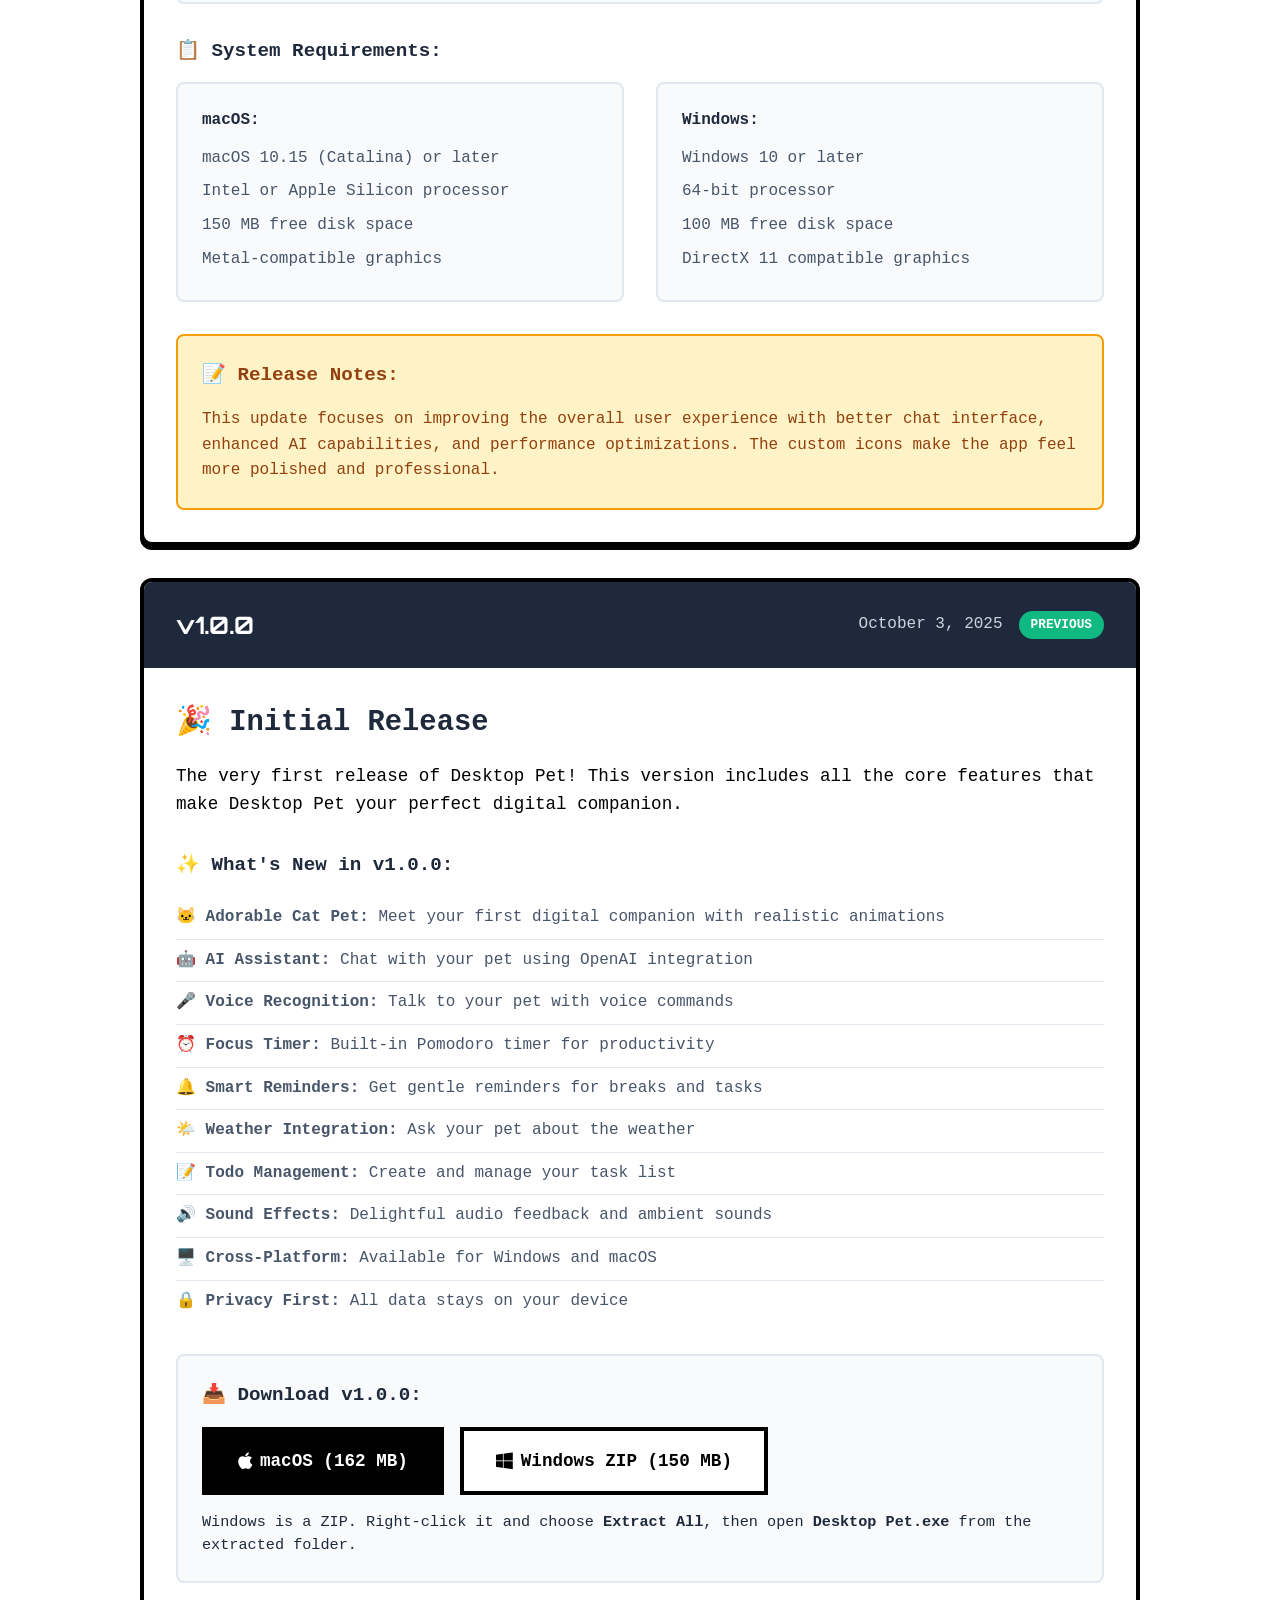
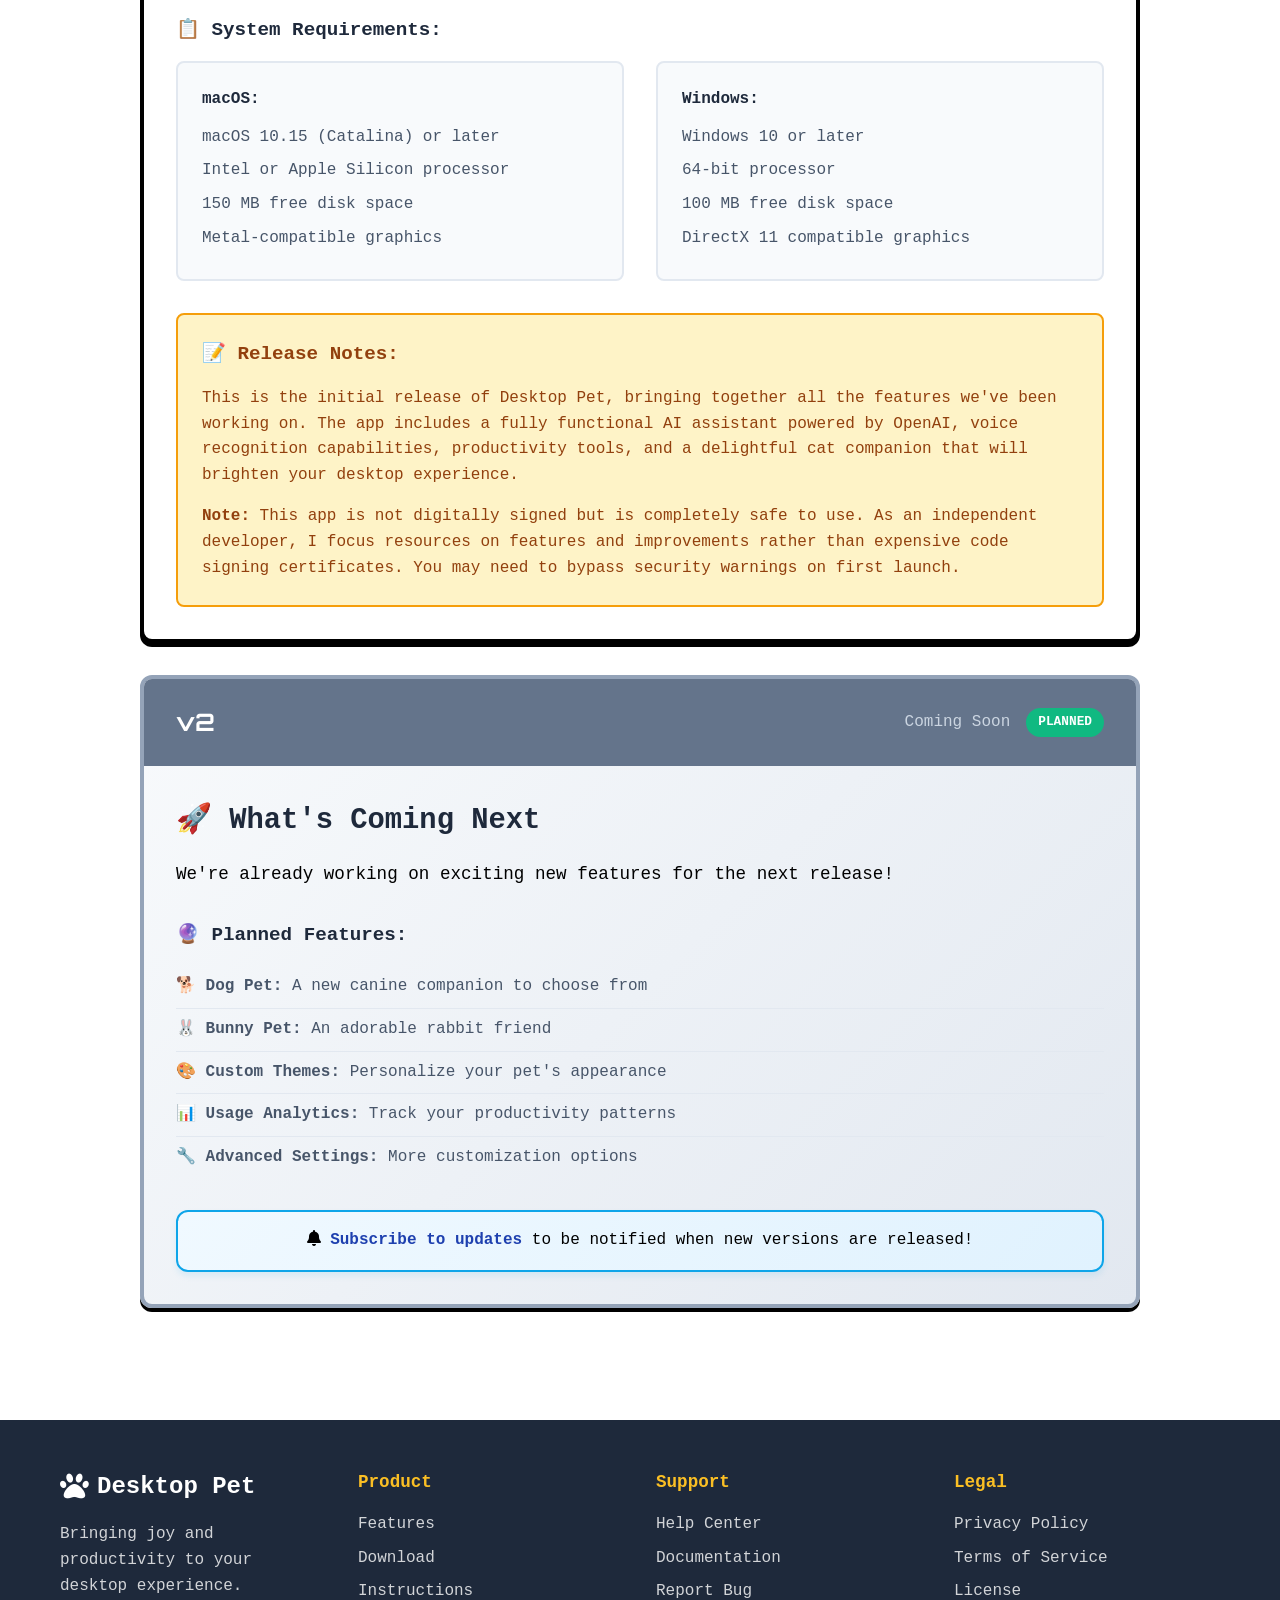
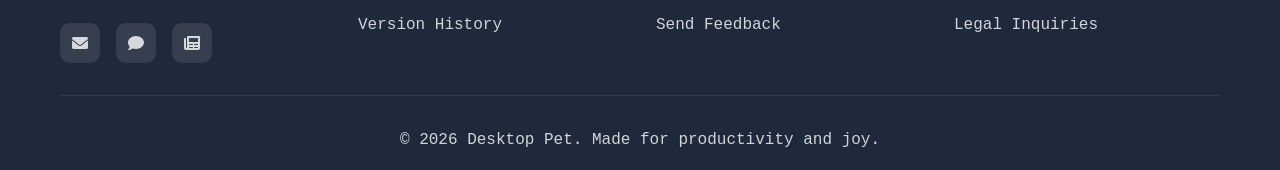
<file: versions.html>
<!DOCTYPE html>
<html lang="en">
<head>
    <meta charset="UTF-8">
    <meta name="viewport" content="width=device-width, initial-scale=1.0">
    
    <!-- Primary SEO Meta Tags -->
    <title>Desktop Pet Version History - Download Latest Updates | Free Desktop Pet App</title>
    <meta name="title" content="Desktop Pet Version History - Download Latest Updates | Free Desktop Pet App">
    <meta name="description" content="Track the evolution of Desktop Pet through all releases. Download v1.4 (latest), v1.3, v1.2, v1.1.1, v1.1.0, and v1.0.0. See what's new, what's improved, and what's coming next.">
    <meta name="keywords" content="desktop pet versions, desktop pet updates, desktop pet changelog, desktop pet download, desktop pet history, virtual pet updates, AI companion updates, productivity app versions">
    <meta name="author" content="Desktop Pet">
    <meta name="robots" content="index, follow">
    <meta name="language" content="English">
    <meta name="revisit-after" content="7 days">
    
    <!-- Open Graph / Facebook -->
    <meta property="og:type" content="website">
    <meta property="og:url" content="https://desktoppet.app/versions.html">
    <meta property="og:title" content="Desktop Pet Version History - Download Latest Updates">
    <meta property="og:description" content="Track the evolution of Desktop Pet through all releases. Download the latest version with new features and improvements.">
    <meta property="og:image" content="https://desktoppet.app/assets/app_icon.png">
    <meta property="og:site_name" content="Desktop Pet">
    <meta property="og:locale" content="en_US">
    
    <!-- Twitter -->
    <meta property="twitter:card" content="summary_large_image">
    <meta property="twitter:url" content="https://desktoppet.app/versions.html">
    <meta property="twitter:title" content="Desktop Pet Version History - Download Latest Updates">
    <meta property="twitter:description" content="Track the evolution of Desktop Pet through all releases. Download the latest version with new features and improvements.">
    <meta property="twitter:image" content="https://desktoppet.app/assets/app_icon.png">
    
    <!-- Canonical URL -->
    <link rel="canonical" href="https://desktoppet.app/versions.html">
    
    <!-- Favicon -->
    <link rel="icon" type="image/png" href="assets/app_icon.png">
    <link rel="apple-touch-icon" href="assets/app_icon.png">
    <link rel="stylesheet" href="styles.css?v=20261115">
    <link href="https://fonts.googleapis.com/css2?family=Press+Start+2P:wght@400&family=Orbitron:wght@400;700;900&display=swap" rel="stylesheet">
    <link rel="stylesheet" href="https://cdnjs.cloudflare.com/ajax/libs/font-awesome/6.0.0/css/all.min.css">
</head>
<body>
    <!-- Navigation -->
    <nav class="navbar">
        <div class="nav-container">
            <div class="nav-logo">
                <i class="fas fa-paw"></i>
                <span>Desktop Pet</span>
            </div>
            <div class="nav-menu">
                <a href="index.html" class="nav-link">Home</a>
                <a href="index.html#features" class="nav-link">Features</a>
                <a href="index.html#download" class="nav-link">Download</a>
                <a href="index.html#instructions" class="nav-link">Instructions</a>
                <a href="index.html#updates" class="nav-link">Updates</a>
                <a href="index.html#support" class="nav-link">Support</a>
            </div>
            <div class="nav-toggle">
                <span class="bar"></span>
                <span class="bar"></span>
                <span class="bar"></span>
            </div>
        </div>
    </nav>

    <!-- Hero Section -->
    <section class="hero">
        <div class="hero-container">
            <div class="hero-content">
                <h1 class="hero-title">
                    Desktop Pet <span class="highlight">Version History</span>
                </h1>
                <p class="hero-description">
                    Track the evolution of Desktop Pet through all our releases. 
                    See what's new, what's improved, and what's coming next.
                </p>
            </div>
        </div>
    </section>

    <!-- Version History Section -->
    <section class="version-history">
        <div class="container">
            <div class="version-timeline">
                <!-- Version 1.4 -->
                <div class="version-item">
                    <div class="version-header">
                        <div class="version-number">v1.4</div>
                        <div class="version-date">November 18, 2026</div>
                        <div class="version-badge">Latest</div>
                    </div>
                    <div class="version-content">
                        <h3>UI enhancement and bug fixes</h3>
                        <p class="version-description">
                            UI enhancement and bug fixes.
                        </p>
                        <div class="version-downloads">
                            <h4>Download v1.4:</h4>
                            <div class="download-links">
                                <a href="https://github.com/EdithHarrison/desktop-pet-landing/raw/main/DesktopPet_Installer_V1.4.dmg" class="btn btn-primary">
                                    <i class="fab fa-apple"></i>
                                    macOS (172 MB)
                                </a>
                                <a href="https://github.com/EdithHarrison/desktop-pet-landing/raw/main/DesktopPet_Windows_V1.4.exe" class="btn btn-secondary">
                                    <i class="fab fa-windows"></i>
                                    Windows EXE (152 MB)
                                </a>
                            </div>
                        </div>
                    </div>
                </div>

                <!-- Version 1.3 -->
                <div class="version-item">
                    <div class="version-header">
                        <div class="version-number">v1.3</div>
                        <div class="version-date">November 15, 2026</div>
                        <div class="version-badge">Previous</div>
                    </div>
                    <div class="version-content">
                        <h3>Bug fixes</h3>
                        <p class="version-description">
                            Windows is now one executable, and the assistant and notifications are clearer.
                        </p>
                        <div class="version-features">
                            <h4>What's new in v1.3:</h4>
                            <ul>
                                <li><strong>Windows executable:</strong> Download Desktop Pet.exe and run it. There is no ZIP to extract.</li>
                                <li><strong>Bug fixes:</strong> Fixes for the issues found after v1.2.</li>
                                <li><strong>Chat copy icon:</strong> The copy icon on assistant replies works again and shows Copied! when the message is copied.</li>
                                <li><strong>Weather:</strong> Questions like “will it rain” use the forecast for the city you name.</li>
                                <li><strong>Notification Font Size:</strong> The font size menu is renamed so it is clear it only changes notification bubbles.</li>
                            </ul>
                        </div>
                        <div class="version-downloads">
                            <h4>Download v1.3:</h4>
                            <div class="download-links">
                                <a href="https://github.com/EdithHarrison/desktop-pet-landing/raw/main/DesktopPet_Installer_V1.3.dmg" class="btn btn-primary">
                                    <i class="fab fa-apple"></i>
                                    macOS (173 MB)
                                </a>
                                <a href="https://github.com/EdithHarrison/desktop-pet-landing/raw/main/DesktopPet_Windows_V1.3.exe" class="btn btn-secondary">
                                    <i class="fab fa-windows"></i>
                                    Windows EXE (157 MB)
                                </a>
                            </div>
                        </div>
                    </div>
                </div>

                <!-- Version 1.2 -->
                <div class="version-item">
                    <div class="version-header">
                        <div class="version-number">v1.2</div>
                        <div class="version-date">November 14, 2026</div>
                        <div class="version-badge">Previous</div>
                    </div>
                    <div class="version-content">
                        <h3>New features</h3>
                        <p class="version-description">
                            Uninstall, a day and night theme, new AI chat providers, and the latest bug fixes.
                        </p>
                        <div class="version-features">
                            <h4>What's new in v1.2:</h4>
                            <ul>
                                <li><strong>Uninstall:</strong> Right-click the pet and choose Uninstall. On a Mac the app moves to the Trash. On Windows it moves to the Recycle Bin. Saved accounts, settings, and API keys are removed too.</li>
                                <li><strong>Day and night theme:</strong> Right-click the pet, open Theme, and choose Day Mode or Night Mode.</li>
                                <li><strong>New AI chat providers:</strong> Right-click the pet, open AI Provider, and choose OpenAI, Claude, or Grok. Choose Set API Key if that provider needs a key.</li>
                                <li><strong>Latest bug fixes:</strong> Highlighted text in Account Settings stays readable in Day Mode, and Focus Tools follow the theme you pick.</li>
                            </ul>
                        </div>
                        <div class="version-downloads">
                            <h4>Download v1.2:</h4>
                            <div class="download-links">
                                <a href="https://github.com/EdithHarrison/desktop-pet-landing/raw/main/DesktopPet_Installer_V1.2.dmg" class="btn btn-primary">
                                    <i class="fab fa-apple"></i>
                                    macOS (172 MB)
                                </a>
                                <a href="https://github.com/EdithHarrison/desktop-pet-landing/raw/main/desktop-pet-windows-zip_V1.2.zip" class="btn btn-secondary">
                                    <i class="fab fa-windows"></i>
                                    Windows ZIP (162 MB)
                                </a>
                            </div>
                            <p class="windows-extract-note">Windows is a ZIP. Right-click it and choose <strong>Extract All</strong>, then open <strong>Desktop Pet.exe</strong> from the extracted folder.</p>
                        </div>
                    </div>
                </div>

                <!-- Version 1.1.1 -->
                <div class="version-item">
                    <div class="version-header">
                        <div class="version-number">v1.1.1</div>
                        <div class="version-date">October 19, 2025</div>
                        <div class="version-badge">Previous</div>
                    </div>
                    <div class="version-content">
                        <h3>🔧 Bug Fixes & Improvements</h3>
                        <p class="version-description">
                            Fixed wake word startup issue and running animations from menu. 
                            Improved voice chat functionality and microphone management.
                        </p>
                        
                        <div class="version-downloads">
                            <h4>📥 Download v1.1.1:</h4>
                            <div class="download-links">
                                <a href="https://github.com/EdithHarrison/desktop-pet-landing/raw/main/DesktopPet_Installer_V1.1.2.dmg" class="btn btn-primary">
                                    <i class="fab fa-apple"></i>
                                    macOS (191 MB)
                                </a>
                                <a href="https://github.com/EdithHarrison/desktop-pet-landing/raw/main/desktop-pet-windows-zip_V1.1.1.zip" class="btn btn-secondary">
                                    <i class="fab fa-windows"></i>
                                    Windows ZIP (150 MB)
                                </a>
                            </div>
                            <p class="windows-extract-note">Windows is a ZIP. Right-click it and choose <strong>Extract All</strong>, then open <strong>Desktop Pet.exe</strong> from the extracted folder.</p>
                        </div>
                    </div>
                </div>
                
                <!-- Version 1.1.0 -->
                <div class="version-item">
                    <div class="version-header">
                        <div class="version-number">v1.1.0</div>
                        <div class="version-date">October 18, 2025</div>
                        <div class="version-badge">Previous</div>
                    </div>
                    <div class="version-content">
                        <h3>🚀 Enhanced Experience</h3>
                        <p class="version-description">
                            The first major update to Desktop Pet! This version brings improved performance, 
                            better chat experience, and enhanced AI capabilities.
                        </p>
                        
                        <div class="version-features">
                            <h4>✨ What's New in v1.1.0:</h4>
                            <ul>
                                <li><strong>💬 Improved Chat Interface:</strong> Better chat bubble design with custom icons</li>
                                <li><strong>🤖 Smarter AI:</strong> Enhanced AI responses with better context understanding</li>
                                <li><strong>🎨 Custom Icons:</strong> Beautiful custom icons for all chat interactions</li>
                                <li><strong>⚡ Performance Improvements:</strong> Faster app startup and smoother animations</li>
                                <li><strong>🔧 Bug Fixes:</strong> Resolved various issues from v1.0.0</li>
                                <li><strong>📱 Better Windows Support:</strong> Improved compatibility and stability on Windows</li>
                                <li><strong>🎯 Enhanced Focus Features:</strong> Better timer and reminder functionality</li>
                                <li><strong>🔍 Improved Weather Detection:</strong> More accurate weather query recognition</li>
                            </ul>
                        </div>
                        
                        <div class="version-downloads">
                            <h4>📥 Download v1.1.0:</h4>
                            <div class="download-links">
                                <a href="https://github.com/EdithHarrison/desktop-pet-landing/raw/main/DesktopPet_Installer_V1.1.dmg" class="btn btn-primary">
                                    <i class="fab fa-apple"></i>
                                    macOS (162 MB)
                                </a>
                                <a href="https://github.com/EdithHarrison/desktop-pet-landing/raw/main/desktop-pet-windows-zip_V1.1.zip" class="btn btn-secondary">
                                    <i class="fab fa-windows"></i>
                                    Windows ZIP (150 MB)
                                </a>
                            </div>
                            <p class="windows-extract-note">Windows is a ZIP. Right-click it and choose <strong>Extract All</strong>, then open <strong>Desktop Pet.exe</strong> from the extracted folder.</p>
                        </div>
                        
                        <div class="version-requirements">
                            <h4>📋 System Requirements:</h4>
                            <div class="requirements-grid">
                                <div class="requirement-item">
                                    <strong>macOS:</strong>
                                    <ul>
                                        <li>macOS 10.15 (Catalina) or later</li>
                                        <li>Intel or Apple Silicon processor</li>
                                        <li>150 MB free disk space</li>
                                        <li>Metal-compatible graphics</li>
                                    </ul>
                                </div>
                                <div class="requirement-item">
                                    <strong>Windows:</strong>
                                    <ul>
                                        <li>Windows 10 or later</li>
                                        <li>64-bit processor</li>
                                        <li>100 MB free disk space</li>
                                        <li>DirectX 11 compatible graphics</li>
                                    </ul>
                                </div>
                            </div>
                        </div>
                        
                        <div class="version-notes">
                            <h4>📝 Release Notes:</h4>
                            <p>
                                This update focuses on improving the overall user experience with better chat interface, 
                                enhanced AI capabilities, and performance optimizations. The custom icons make the app 
                                feel more polished and professional.
                            </p>
                        </div>
                    </div>
                </div>
                
                <!-- Version 1.0.0 -->
                <div class="version-item">
                    <div class="version-header">
                        <div class="version-number">v1.0.0</div>
                        <div class="version-date">October 3, 2025</div>
                        <div class="version-badge">Previous</div>
                    </div>
                    <div class="version-content">
                        <h3>🎉 Initial Release</h3>
                        <p class="version-description">
                            The very first release of Desktop Pet! This version includes all the core features 
                            that make Desktop Pet your perfect digital companion.
                        </p>
                        
                        <div class="version-features">
                            <h4>✨ What's New in v1.0.0:</h4>
                            <ul>
                                <li><strong>🐱 Adorable Cat Pet:</strong> Meet your first digital companion with realistic animations</li>
                                <li><strong>🤖 AI Assistant:</strong> Chat with your pet using OpenAI integration</li>
                                <li><strong>🎤 Voice Recognition:</strong> Talk to your pet with voice commands</li>
                                <li><strong>⏰ Focus Timer:</strong> Built-in Pomodoro timer for productivity</li>
                                <li><strong>🔔 Smart Reminders:</strong> Get gentle reminders for breaks and tasks</li>
                                <li><strong>🌤️ Weather Integration:</strong> Ask your pet about the weather</li>
                                <li><strong>📝 Todo Management:</strong> Create and manage your task list</li>
                                <li><strong>🔊 Sound Effects:</strong> Delightful audio feedback and ambient sounds</li>
                                <li><strong>🖥️ Cross-Platform:</strong> Available for Windows and macOS</li>
                                <li><strong>🔒 Privacy First:</strong> All data stays on your device</li>
                            </ul>
                        </div>
                        
                        <div class="version-downloads">
                            <h4>📥 Download v1.0.0:</h4>
                            <div class="download-links">
                                <a href="https://github.com/EdithHarrison/desktop-pet-landing/raw/main/DesktopPet_Installer.dmg" class="btn btn-primary">
                                    <i class="fab fa-apple"></i>
                                    macOS (162 MB)
                                </a>
                                <a href="https://github.com/EdithHarrison/desktop-pet-landing/raw/main/DesktopPet_Windows.zip" class="btn btn-secondary">
                                    <i class="fab fa-windows"></i>
                                    Windows ZIP (150 MB)
                                </a>
                            </div>
                            <p class="windows-extract-note">Windows is a ZIP. Right-click it and choose <strong>Extract All</strong>, then open <strong>Desktop Pet.exe</strong> from the extracted folder.</p>
                        </div>
                        
                        <div class="version-requirements">
                            <h4>📋 System Requirements:</h4>
                            <div class="requirements-grid">
                                <div class="requirement-item">
                                    <strong>macOS:</strong>
                                    <ul>
                                        <li>macOS 10.15 (Catalina) or later</li>
                                        <li>Intel or Apple Silicon processor</li>
                                        <li>150 MB free disk space</li>
                                        <li>Metal-compatible graphics</li>
                                    </ul>
                                </div>
                                <div class="requirement-item">
                                    <strong>Windows:</strong>
                                    <ul>
                                        <li>Windows 10 or later</li>
                                        <li>64-bit processor</li>
                                        <li>100 MB free disk space</li>
                                        <li>DirectX 11 compatible graphics</li>
                                    </ul>
                                </div>
                            </div>
                        </div>
                        
                        <div class="version-notes">
                            <h4>📝 Release Notes:</h4>
                            <p>
                                This is the initial release of Desktop Pet, bringing together all the features 
                                we've been working on. The app includes a fully functional AI assistant powered 
                                by OpenAI, voice recognition capabilities, productivity tools, and a delightful 
                                cat companion that will brighten your desktop experience.
                            </p>
                            <p>
                                <strong>Note:</strong> This app is not digitally signed but is completely safe to use. 
                                As an independent developer, I focus resources on features and improvements rather than 
                                expensive code signing certificates. You may need to bypass security warnings on first launch.
                            </p>
                        </div>
                    </div>
                </div>
                
                <!-- Future Versions Placeholder -->
                <div class="version-item future">
                    <div class="version-header">
                        <div class="version-number">v2</div>
                        <div class="version-date">Coming Soon</div>
                        <div class="version-badge">Planned</div>
                    </div>
                    <div class="version-content">
                        <h3>🚀 What's Coming Next</h3>
                        <p class="version-description">
                            We're already working on exciting new features for the next release!
                        </p>
                        <div class="version-features">
                            <h4>🔮 Planned Features:</h4>
                            <ul>
                                <li><strong>🐕 Dog Pet:</strong> A new canine companion to choose from</li>
                                <li><strong>🐰 Bunny Pet:</strong> An adorable rabbit friend</li>
                                <li><strong>🎨 Custom Themes:</strong> Personalize your pet's appearance</li>
                                <li><strong>📊 Usage Analytics:</strong> Track your productivity patterns</li>
                                <li><strong>🔧 Advanced Settings:</strong> More customization options</li>
                            </ul>
                        </div>
                        <p class="subscribe-note">
                            <i class="fas fa-bell"></i>
                            <a href="index.html#updates">Subscribe to updates</a> to be notified when new versions are released!
                        </p>
                    </div>
                </div>
            </div>
        </div>
    </section>

    <!-- Footer -->
    <footer class="footer">
        <div class="container">
            <div class="footer-content">
                <div class="footer-section">
                    <div class="footer-logo">
                        <i class="fas fa-paw"></i>
                        <span>Desktop Pet</span>
                    </div>
                    <p>Bringing joy and productivity to your desktop experience.</p>
                    <div class="social-links">
                        <a href="mailto:support@desktoppet.app" class="social-link" title="Email Support"><i class="fas fa-envelope"></i></a>
                        <a href="https://docs.google.com/forms/d/e/1FAIpQLSf2PR9yN-ETCj7rlxYmj4YIKMzT3AwbSIagq6MIA33tsbxzRg/viewform?usp=dialog" target="_blank" class="social-link" title="Send Feedback"><i class="fas fa-comment"></i></a>
                        <a href="mailto:support@desktoppet.app" class="social-link" title="Press Inquiries"><i class="fas fa-newspaper"></i></a>
                    </div>
                </div>
                <div class="footer-section">
                    <h4>Product</h4>
                    <ul>
                        <li><a href="index.html#features">Features</a></li>
                        <li><a href="index.html#download">Download</a></li>
                        <li><a href="index.html#instructions">Instructions</a></li>
                        <li><a href="versions.html">Version History</a></li>
                    </ul>
                </div>
                <div class="footer-section">
                    <h4>Support</h4>
                    <ul>
                        <li><a href="index.html#support">Help Center</a></li>
                        <li><a href="index.html#instructions">Documentation</a></li>
                        <li><a href="https://docs.google.com/forms/d/e/1FAIpQLSf2PR9yN-ETCj7rlxYmj4YIKMzT3AwbSIagq6MIA33tsbxzRg/viewform?usp=dialog" target="_blank">Report Bug</a></li>
                        <li><a href="https://docs.google.com/forms/d/e/1FAIpQLSf2PR9yN-ETCj7rlxYmj4YIKMzT3AwbSIagq6MIA33tsbxzRg/viewform?usp=dialog" target="_blank">Send Feedback</a></li>
                    </ul>
                </div>
                <div class="footer-section">
                    <h4>Legal</h4>
                    <ul>
                        <li><a href="privacy-policy.html">Privacy Policy</a></li>
                        <li><a href="terms-of-service.html">Terms of Service</a></li>
                        <li><a href="license.html">License</a></li>
                        <li><a href="mailto:support@desktoppet.app">Legal Inquiries</a></li>
                    </ul>
                </div>
            </div>
            <div class="footer-bottom">
                <p>&copy; <span id="current-year"></span> Desktop Pet. Made for productivity and joy.</p>
            </div>
        </div>
    </footer>

    <script src="script.js?v=5"></script>
</body>
</html>
</file>
<file: styles.css>
/* Reset and Base Styles */
* {
    margin: 0;
    padding: 0;
    box-sizing: border-box;
}

body {
    font-family: 'Courier New', monospace;
    line-height: 1.6;
    color: #000;
    background: #fff;
    overflow-x: hidden;
}

.container {
    max-width: 1200px;
    margin: 0 auto;
    padding: 0 20px;
}

/* Pixelated Border Utility */
.pixel-border {
    border: 4px solid #000;
    border-image: url('data:image/svg+xml,<svg xmlns="http://www.w3.org/2000/svg" width="8" height="8"><rect width="4" height="4" fill="%23000"/><rect x="4" y="4" width="4" height="4" fill="%23000"/><rect x="4" y="0" width="4" height="4" fill="%23fff"/><rect x="0" y="4" width="4" height="4" fill="%23fff"/></svg>') 4;
    background: #fff;
}

/* Navigation */
.navbar {
    position: fixed;
    top: 0;
    left: 0;
    right: 0;
    background: #fff;
    border-bottom: 4px solid #000;
    z-index: 1000;
    transition: all 0.3s ease;
}

.nav-container {
    max-width: 1200px;
    margin: 0 auto;
    padding: 0 20px;
    display: flex;
    justify-content: space-between;
    align-items: center;
    height: 70px;
}

.nav-logo {
    display: flex;
    align-items: center;
    font-size: 1.5rem;
    font-weight: 700;
    color: #000;
    font-family: 'Courier New', monospace;
}

.nav-logo i {
    margin-right: 8px;
    font-size: 1.8rem;
    color: #000;
}

.nav-menu {
    display: flex;
    gap: 2rem;
}

.nav-link {
    text-decoration: none;
    color: #000;
    font-weight: 500;
    transition: all 0.3s ease;
    position: relative;
    font-family: 'Courier New', monospace;
    padding: 8px 16px;
    border: 2px solid #000;
    background: #fff;
}

.nav-link:hover {
    background: #000;
    color: #fff;
}

.nav-link::after {
    display: none;
}

.nav-toggle {
    display: none;
    flex-direction: column;
    cursor: pointer;
}

.bar {
    width: 25px;
    height: 3px;
    background: #333;
    margin: 3px 0;
    transition: 0.3s;
}

/* Hero Section */
.hero {
    background: #fff;
    min-height: 100vh;
    display: flex;
    align-items: center;
    position: relative;
    overflow: hidden;
    border: 4px solid #000;
    margin: 20px;
}

.hero::before {
    content: '';
    position: absolute;
    top: 0;
    left: 0;
    right: 0;
    bottom: 0;
    background: url('data:image/svg+xml,<svg xmlns="http://www.w3.org/2000/svg" width="8" height="8"><rect width="4" height="4" fill="%23000"/><rect x="4" y="4" width="4" height="4" fill="%23000"/><rect x="4" y="0" width="4" height="4" fill="%23fff"/><rect x="0" y="4" width="4" height="4" fill="%23fff"/></svg>');
    opacity: 0.1;
}

.hero-container {
    max-width: 1200px;
    margin: 0 auto;
    padding: 0 20px;
    display: grid;
    grid-template-columns: 1fr 1fr;
    gap: 4rem;
    align-items: center;
    position: relative;
    z-index: 1;
}

.hero-content {
    color: #000;
}

.hero-title {
    font-size: 3.5rem;
    font-weight: 700;
    line-height: 1.2;
    margin-bottom: 1.5rem;
    font-family: 'Courier New', monospace;
    color: #000;
}

.highlight {
    background: #000;
    color: #fff;
    padding: 4px 8px;
}

.hero-description {
    font-size: 1.25rem;
    margin-bottom: 2.5rem;
    opacity: 0.9;
    line-height: 1.7;
}

.hero-buttons {
    display: flex;
    gap: 1rem;
    margin-bottom: 3rem;
}

.btn {
    display: inline-flex;
    align-items: center;
    padding: 1rem 2rem;
    text-decoration: none;
    font-weight: 600;
    font-size: 1.1rem;
    transition: all 0.3s ease;
    border: 4px solid #000;
    cursor: pointer;
    font-family: 'Courier New', monospace;
}

.btn i {
    margin-right: 8px;
    font-size: 1.2rem;
}

.btn-primary {
    background: #000;
    color: #fff;
}

.btn-primary:hover {
    background: #fff;
    color: #000;
}

.btn-secondary {
    background: #fff;
    color: #000;
}

.btn-secondary:hover {
    background: #000;
    color: #fff;
}

.hero-stats {
    display: flex;
    gap: 3rem;
}

.stat {
    text-align: center;
}

.stat-number {
    display: block;
    font-size: 2rem;
    font-weight: 700;
    color: #fbbf24;
}

#download-count {
    min-height: 1.2em;
}

#download-count.is-pending {
    visibility: hidden;
}

.stat-label {
    font-size: 0.9rem;
    color: #000;
    font-weight: 600;
}

.hero-image {
    display: flex;
    justify-content: center;
    align-items: center;
}

.pet-preview {
    position: relative;
    animation: float 3s ease-in-out infinite;
    min-height: 400px;
    display: flex;
    flex-direction: column;
    align-items: center;
    justify-content: center;
}

.pet-character {
    text-align: center;
    margin-bottom: 1rem;
}

.pixel-cat {
    width: 300px;
    height: 300px;
    image-rendering: pixelated;
    image-rendering: -moz-crisp-edges;
    image-rendering: crisp-edges;
    object-fit: contain;
    filter: drop-shadow(0 0 10px rgba(0, 0, 0, 0.3));
    animation: pixel-float 3s ease-in-out infinite;
    transition: transform 0.3s ease;
}

@keyframes pixel-float {
    0%, 100% { transform: translateY(0px) scale(1); }
    50% { transform: translateY(-20px) scale(1.1); }
}

.pixel-bubble {
    background: #fff;
    color: #000;
    padding: 1rem 1.5rem;
    border: 4px solid #000;
    position: relative;
    max-width: 200px;
    margin: 0 auto;
    font-family: 'Courier New', monospace;
    font-size: 0.9rem;
}

.pet-bubble::after {
    content: '';
    position: absolute;
    top: -8px;
    left: 50%;
    transform: translateX(-50%);
    width: 0;
    height: 0;
    border-left: 8px solid transparent;
    border-right: 8px solid transparent;
    border-bottom: 8px solid white;
}

@keyframes float {
    0%, 100% { transform: translateY(0px); }
    50% { transform: translateY(-20px); }
}

/* News page */
.news-page {
    padding: 6rem 0 4rem;
    background: #fff;
    border: 4px solid #000;
    margin: 90px 20px 20px;
}

.news-intro {
    text-align: center;
    max-width: 640px;
    margin: -1.5rem auto 2.5rem;
}

.announcement-status {
    text-align: center;
    margin-bottom: 1.5rem;
}

.announcement-list {
    display: grid;
    gap: 2rem;
    max-width: 820px;
    margin: 0 auto;
}

.announcement-card {
    border: 4px solid #000;
    padding: 2.5rem;
    background: #fff;
}

.announcement-date {
    display: inline-block;
    margin-bottom: 1rem;
    padding: 0.25rem 0.6rem;
    border: 3px solid #000;
    background: #fbbf24;
    font-family: 'Courier New', monospace;
    font-size: 0.85rem;
    font-weight: 700;
}

.announcement-card h3 {
    font-family: 'Courier New', monospace;
    font-size: 1.75rem;
    margin-bottom: 1.25rem;
}

.announcement-card h4 {
    font-family: 'Courier New', monospace;
    font-size: 1.2rem;
    margin: 1.75rem 0 0.75rem;
}

.announcement-card p {
    margin-bottom: 1rem;
    line-height: 1.7;
}

.announcement-points {
    list-style: disc;
    margin: 0.5rem 0 1rem 1.25rem;
    padding-left: 1rem;
}

.announcement-points li {
    margin-bottom: 0.85rem;
    line-height: 1.7;
}

.announcement-points strong {
    font-family: 'Courier New', monospace;
}

.announcement-points strong::after {
    content: " ";
}

.announcement-points li p {
    display: inline;
    margin: 0;
}

.announcement-points li .announcement-note {
    display: block;
    margin-top: 0.35rem;
}

.announcement-actions {
    display: flex;
    flex-wrap: wrap;
    gap: 1rem;
    margin-top: 1.5rem;
}

/* Features Section */
.features {
    padding: 6rem 0;
    background: #fff;
    border: 4px solid #000;
    margin: 20px;
}

.section-title {
    text-align: center;
    font-size: 2.5rem;
    font-weight: 700;
    margin-bottom: 3rem;
    color: #000;
    font-family: 'Courier New', monospace;
}

.features-grid {
    display: grid;
    grid-template-columns: repeat(auto-fit, minmax(350px, 1fr));
    gap: 2rem;
}

.feature-card {
    background: #fff;
    padding: 2.5rem;
    border: 4px solid #000;
    text-align: center;
    transition: all 0.3s ease;
    position: relative;
}

.feature-card:hover {
    background: #000;
    color: #fff;
}

.feature-icon {
    width: 80px;
    height: 80px;
    background: #000;
    border: 4px solid #000;
    display: flex;
    align-items: center;
    justify-content: center;
    margin: 0 auto 1.5rem;
}

.feature-icon i {
    font-size: 2rem;
    color: #fff;
}

.feature-card h3 {
    font-size: 1.5rem;
    font-weight: 600;
    margin-bottom: 1rem;
    color: #000;
    font-family: 'Courier New', monospace;
}

.feature-card p {
    color: #000;
    line-height: 1.6;
}

.feature-card:hover h3,
.feature-card:hover p {
    color: #fff;
}

.coming-soon {
    background: #fbbf24;
    color: #000;
    font-size: 0.7rem;
    font-weight: 600;
    padding: 0.25rem 0.5rem;
    border-radius: 4px;
    margin-left: 0.5rem;
    text-transform: uppercase;
    letter-spacing: 0.5px;
}

.coming-soon-small {
    color: #000;
    font-size: 0.8rem;
    font-weight: 700;
    margin-left: 0.5rem;
    font-style: normal;
    background: rgba(0, 0, 0, 0.1);
    padding: 0.2rem 0.4rem;
    border-radius: 3px;
    border: 1px solid rgba(0, 0, 0, 0.3);
}

/* Legal Pages */
.legal-page {
    min-height: 100vh;
    background: #fff;
    padding: 2rem 0;
}

.legal-header {
    text-align: center;
    margin-bottom: 3rem;
    padding-bottom: 2rem;
    border-bottom: 2px solid #e2e8f0;
}

.back-link {
    display: inline-block;
    color: #64748b;
    text-decoration: none;
    font-size: 0.9rem;
    margin-bottom: 1rem;
    transition: color 0.3s ease;
}

.back-link:hover {
    color: #1e293b;
}

.legal-header h1 {
    font-size: 2.5rem;
    color: #1e293b;
    margin-bottom: 0.5rem;
}

.last-updated {
    color: #64748b;
    font-size: 0.9rem;
    font-style: italic;
}

.legal-content {
    max-width: 800px;
    margin: 0 auto;
    line-height: 1.7;
    color: #374151;
}

.legal-content section {
    margin-bottom: 2.5rem;
}

.legal-content h2 {
    color: #1e293b;
    font-size: 1.5rem;
    margin-bottom: 1rem;
    padding-bottom: 0.5rem;
    border-bottom: 1px solid #e2e8f0;
}

.legal-content h3 {
    color: #374151;
    font-size: 1.2rem;
    margin-bottom: 0.8rem;
    margin-top: 1.5rem;
}

.legal-content p {
    margin-bottom: 1rem;
    text-align: justify;
}

.legal-content ul, .legal-content ol {
    margin-bottom: 1rem;
    padding-left: 1.5rem;
}

.legal-content li {
    margin-bottom: 0.5rem;
}

.legal-content a {
    color: #3b82f6;
    text-decoration: none;
}

.legal-content a:hover {
    text-decoration: underline;
}

.legal-content strong {
    color: #1e293b;
    font-weight: 600;
}

/* Instructions Section */
.instructions {
    padding: 6rem 0;
    background: #f8fafc;
}

.instructions-description {
    text-align: center;
    font-size: 1.1rem;
    color: #64748b;
    margin-bottom: 3rem;
    max-width: 600px;
    margin-left: auto;
    margin-right: auto;
}

.instructions-grid {
    display: grid;
    grid-template-columns: repeat(auto-fit, minmax(350px, 1fr));
    gap: 2rem;
    margin-top: 3rem;
}

.instruction-card {
    background: #fff;
    padding: 2rem;
    border-radius: 12px;
    border: 2px solid #e2e8f0;
    transition: all 0.3s ease;
    position: relative;
    overflow: hidden;
}

.instruction-card:hover {
    border-color: #000;
    transform: translateY(-5px);
    box-shadow: 0 10px 25px rgba(0, 0, 0, 0.1);
}

.instruction-icon {
    width: 60px;
    height: 60px;
    background: #000;
    color: #fff;
    border-radius: 12px;
    display: flex;
    align-items: center;
    justify-content: center;
    font-size: 1.5rem;
    margin-bottom: 1.5rem;
}

.instruction-card h3 {
    font-size: 1.3rem;
    font-weight: 700;
    color: #1e293b;
    margin-bottom: 1rem;
}

.instruction-steps {
    margin-bottom: 1rem;
}

.instruction-steps ol,
.instruction-steps ul {
    margin: 0;
    padding-left: 1.5rem;
}

.instruction-steps li {
    margin-bottom: 0.5rem;
    line-height: 1.6;
    color: #475569;
}

.instruction-steps a {
    color: #3b82f6;
    text-decoration: none;
    font-weight: 500;
}

.instruction-steps a:hover {
    text-decoration: underline;
}

.instruction-note {
    font-size: 0.9rem;
    color: #64748b;
    font-style: italic;
    margin: 0;
    padding: 0.75rem;
    background: #f1f5f9;
    border-radius: 6px;
    border-left: 3px solid #6366f1;
}

/* Screenshots Section */
.screenshots {
    padding: 6rem 0;
    background: white;
}

.screenshots-grid {
    display: grid;
    grid-template-columns: repeat(auto-fit, minmax(300px, 1fr));
    gap: 2rem;
}

.screenshot-item {
    text-align: center;
}

.screenshot-placeholder {
    background: linear-gradient(135deg, #f1f5f9, #e2e8f0);
    border: 2px dashed #cbd5e1;
    border-radius: 12px;
    padding: 3rem;
    margin-bottom: 1.5rem;
    transition: all 0.3s ease;
}

.screenshot-placeholder:hover {
    border-color: #3b82f6;
    background: linear-gradient(135deg, #f0f4ff, #e0e7ff);
}

.screenshot-placeholder i {
    font-size: 3rem;
    color: #94a3b8;
    margin-bottom: 1rem;
}

.screenshot-placeholder p {
    color: #64748b;
    font-weight: 500;
}

.screenshot-item h4 {
    font-size: 1.25rem;
    font-weight: 600;
    margin-bottom: 0.5rem;
    color: #1e293b;
}

.screenshot-item p {
    color: #64748b;
    line-height: 1.6;
}

/* Download Section */
.download {
    padding: 6rem 0;
    background: linear-gradient(135deg, #1e293b 0%, #334155 100%);
    color: white;
}

.download .section-title {
    color: white;
}

.download-description {
    text-align: center;
    font-size: 1.25rem;
    margin-bottom: 3rem;
    opacity: 0.9;
}

.download-cards {
    display: grid;
    grid-template-columns: repeat(auto-fit, minmax(450px, 1fr));
    gap: 2rem;
    margin-bottom: 3rem;
    max-width: 1200px;
    margin-left: auto;
    margin-right: auto;
}

.download-card {
    background: rgba(255, 255, 255, 0.1);
    border: 1px solid rgba(255, 255, 255, 0.2);
    border-radius: 20px;
    padding: 2.5rem;
    text-align: center;
    transition: transform 0.3s ease;
}

.download-card:hover {
    transform: translateY(-5px);
}

.platform-icon {
    font-size: 4rem;
    margin-bottom: 1.5rem;
    color: #fbbf24;
}

.download-card h3 {
    font-size: 1.75rem;
    font-weight: 700;
    margin-bottom: 0.5rem;
}

.download-card p {
    opacity: 0.8;
    margin-bottom: 1.5rem;
}

.download-info {
    display: flex;
    justify-content: center;
    gap: 1rem;
    margin-bottom: 2rem;
}

.file-size, .file-format {
    background: rgba(255, 255, 255, 0.1);
    padding: 0.5rem 1rem;
    border-radius: 20px;
    font-size: 0.9rem;
    font-weight: 500;
}

.btn-download {
    background: #fbbf24;
    color: #1e293b;
    font-weight: 700;
    margin-bottom: 2rem;
    width: 100%;
    justify-content: center;
}

.btn-download:hover {
    background: #f59e0b;
    transform: translateY(-2px);
}

.download-card small {
    color: white;
    font-size: 0.85rem;
    font-weight: 500;
    display: block;
    text-align: center;
    margin-bottom: 1.5rem;
}

/* Make button look like link */
button.btn-download {
    border: none;
    cursor: pointer;
    text-decoration: none;
    display: inline-flex;
    align-items: center;
    justify-content: center;
    gap: 0.5rem;
}


.download-requirements h4 {
    font-size: 1.1rem;
    margin-bottom: 1rem;
    color: #fbbf24;
}

.download-requirements ul {
    list-style: none;
    text-align: left;
}

.download-requirements li {
    padding: 0.25rem 0;
    opacity: 0.8;
    position: relative;
    padding-left: 1.5rem;
}

.download-requirements li::before {
    content: '✓';
    position: absolute;
    left: 0;
    color: #fbbf24;
    font-weight: bold;
}

.installation-instructions {
    background: rgba(255, 255, 255, 0.05);
    border: 1px solid rgba(255, 255, 255, 0.1);
    border-radius: 12px;
    padding: 1.5rem;
    margin: 1.5rem 0;
}

.installation-instructions h4 {
    color: #fbbf24;
    font-size: 1.1rem;
    font-weight: 600;
    margin-bottom: 1rem;
    display: flex;
    align-items: center;
    gap: 0.5rem;
}

.installation-instructions h4::before {
    content: "⚠️";
    font-size: 1.2rem;
}

.installation-instructions ol {
    margin: 0;
    padding-left: 1.5rem;
}

.installation-instructions li {
    color: rgba(255, 255, 255, 0.9);
    line-height: 1.6;
    margin-bottom: 0.5rem;
    font-size: 0.95rem;
}

.installation-instructions li strong {
    color: #fbbf24;
    font-weight: 600;
}

.download-notes {
    text-align: center;
}

.note {
    display: inline-flex;
    align-items: center;
    background: rgba(59, 130, 246, 0.1);
    border: 1px solid rgba(59, 130, 246, 0.3);
    border-radius: 12px;
    padding: 1rem 1.5rem;
    color: #93c5fd;
}

.note i {
    margin-right: 0.5rem;
    color: #3b82f6;
}

/* Support Section */
.support {
    padding: 6rem 0;
    background: #f8fafc;
}

/* Feedback Section */
.feedback {
    padding: 6rem 0;
    background: #fff;
    border: 4px solid #000;
    margin: 20px;
}

.feedback-description {
    text-align: center;
    font-size: 1.1rem;
    color: #64748b;
    margin-bottom: 3rem;
    max-width: 600px;
    margin-left: auto;
    margin-right: auto;
}

.feedback-options {
    display: grid;
    grid-template-columns: repeat(auto-fit, minmax(400px, 1fr));
    gap: 2rem;
    margin-bottom: 3rem;
}

.feedback-option {
    background: #fff;
    padding: 2.5rem;
    border: 4px solid #000;
    text-align: center;
    transition: all 0.3s ease;
    position: relative;
}

.feedback-option:hover {
    background: #000;
    color: #fff;
    transform: translateY(-5px);
}

.feedback-icon {
    width: 80px;
    height: 80px;
    background: #000;
    border: 4px solid #000;
    display: flex;
    align-items: center;
    justify-content: center;
    margin: 0 auto 1.5rem;
    transition: all 0.3s ease;
}

.feedback-option:hover .feedback-icon {
    background: #fff;
    border-color: #fff;
}

.feedback-icon i {
    font-size: 2rem;
    color: #fff;
    transition: color 0.3s ease;
}

.feedback-option:hover .feedback-icon i {
    color: #000;
}

.feedback-option h3 {
    font-size: 1.5rem;
    font-weight: 600;
    margin-bottom: 1rem;
    color: #000;
    font-family: 'Courier New', monospace;
    transition: color 0.3s ease;
}

.feedback-option:hover h3 {
    color: #fff;
}

.feedback-option p {
    color: #000;
    line-height: 1.6;
    margin-bottom: 2rem;
    transition: color 0.3s ease;
}

.feedback-option:hover p {
    color: #fff;
}

.feedback-note {
    background: #f1f5f9;
    border: 2px solid #e2e8f0;
    border-radius: 12px;
    padding: 1.5rem;
    display: flex;
    align-items: center;
    gap: 1rem;
    max-width: 800px;
    margin: 0 auto;
}

.feedback-note i {
    color: #3b82f6;
    font-size: 1.2rem;
    flex-shrink: 0;
}

.feedback-note p {
    margin: 0;
    color: #475569;
    line-height: 1.6;
}

.support-grid {
    display: grid;
    grid-template-columns: repeat(auto-fit, minmax(300px, 1fr));
    gap: 2rem;
}

.support-card {
    background: white;
    padding: 2.5rem;
    border-radius: 16px;
    text-align: center;
    box-shadow: 0 4px 20px rgba(0, 0, 0, 0.08);
    transition: transform 0.3s ease;
}

.support-card:hover {
    transform: translateY(-5px);
}

.support-icon {
    width: 60px;
    height: 60px;
    background: linear-gradient(135deg, #10b981, #059669);
    border-radius: 16px;
    display: flex;
    align-items: center;
    justify-content: center;
    margin: 0 auto 1.5rem;
}

.support-icon i {
    font-size: 1.5rem;
    color: white;
}

.support-card h3 {
    font-size: 1.25rem;
    font-weight: 600;
    margin-bottom: 1rem;
    color: #1e293b;
}

.support-card p {
    color: #64748b;
    margin-bottom: 1.5rem;
    line-height: 1.6;
}

.support-link {
    color: #3b82f6;
    text-decoration: none;
    font-weight: 500;
    display: inline-flex;
    align-items: center;
    transition: color 0.3s ease;
}

.support-link:hover {
    color: #4f46e5;
}

.support-link i {
    margin-left: 0.5rem;
    transition: transform 0.3s ease;
}

.support-link:hover i {
    transform: translateX(3px);
}

/* Footer */
.footer {
    background: #1e293b;
    color: white;
    padding: 3rem 0 1rem;
}

.footer-content {
    display: grid;
    grid-template-columns: repeat(auto-fit, minmax(250px, 1fr));
    gap: 2rem;
    margin-bottom: 2rem;
}

.footer-logo {
    display: flex;
    align-items: center;
    font-size: 1.5rem;
    font-weight: 700;
    margin-bottom: 1rem;
    color: #ffffff;
}

.footer-logo i {
    margin-right: 8px;
    font-size: 1.8rem;
}

.footer-section p {
    opacity: 0.8;
    margin-bottom: 1.5rem;
    line-height: 1.6;
}

.social-links {
    display: flex;
    gap: 1rem;
}

.social-link {
    width: 40px;
    height: 40px;
    background: rgba(255, 255, 255, 0.1);
    border-radius: 10px;
    display: flex;
    align-items: center;
    justify-content: center;
    color: white;
    text-decoration: none;
    transition: all 0.3s ease;
}

.social-link:hover {
    background: #3b82f6;
    transform: translateY(-2px);
}

.footer-section h4 {
    font-size: 1.1rem;
    font-weight: 600;
    margin-bottom: 1rem;
    color: #fbbf24;
}

.footer-section ul {
    list-style: none;
}

.footer-section li {
    margin-bottom: 0.5rem;
}

.footer-section a {
    color: rgba(255, 255, 255, 0.8);
    text-decoration: none;
    transition: color 0.3s ease;
}

.footer-section a:hover {
    color: white;
}

.footer-bottom {
    border-top: 1px solid rgba(255, 255, 255, 0.1);
    padding-top: 2rem;
    text-align: center;
    opacity: 0.8;
}

.footer-bottom i {
    color: #ef4444;
}

/* Download Extras Section */
.download-extras {
    margin-top: 3rem;
    display: flex;
    flex-direction: column;
    gap: 2rem;
    max-width: 1200px;
    margin-left: auto;
    margin-right: auto;
}

.version-info,
.newsletter-info {
    background: rgba(255, 255, 255, 0.1);
    border: 1px solid rgba(255, 255, 255, 0.2);
    border-radius: 20px;
    padding: 1rem 4rem;
    display: flex;
    align-items: center;
    gap: 4rem;
    transition: all 0.3s ease;
    box-shadow: 0 4px 0 rgba(0, 0, 0, 0.3);
    min-height: 200px;
}

.version-info:hover,
.newsletter-info:hover {
    transform: translateY(-5px);
    box-shadow: 0 8px 0 rgba(0, 0, 0, 0.5);
}

.version-icon,
.newsletter-icon {
    font-size: 2rem;
    color: #fbbf24;
    flex-shrink: 0;
    margin: 0;
}

.version-content,
.newsletter-content {
    flex: 1;
}


.download-extras .version-content p,
.newsletter-content p {
    color: rgba(255, 255, 255, 0.8);
    margin-bottom: 0.8rem;
    line-height: 1.5;
    font-size: 1rem;
}

.subscription-form {
    display: flex;
    gap: 0.5rem;
    margin-bottom: 1rem;
    flex-wrap: wrap;
}

.email-input {
    flex: 1;
    min-width: 200px;
    padding: 0.75rem 1rem;
    border: 2px solid #e2e8f0;
    border-radius: 8px;
    font-size: 1rem;
    font-family: 'Courier New', monospace;
    transition: border-color 0.3s ease;
}

.email-input:focus {
    outline: none;
    border-color: #3b82f6;
}

.subscription-note {
    font-size: 0.9rem;
    color: #94a3b8;
    margin: 0;
}

/* Version History Page */
.version-history {
    padding: 80px 0;
    background: #fff;
}

.version-timeline {
    max-width: 1000px;
    margin: 0 auto;
}

.version-item {
    background: #fff;
    border: 4px solid #000;
    border-radius: 12px;
    margin-bottom: 2rem;
    box-shadow: 0 4px 0 #000;
    overflow: hidden;
    transition: all 0.3s ease;
}

.version-item:hover {
    transform: translateY(-2px);
    box-shadow: 0 6px 0 #000;
}

.version-item.future {
    background: linear-gradient(135deg, #f8fafc 0%, #e2e8f0 100%);
    border-color: #94a3b8;
}

.version-header {
    background: #1e293b;
    color: #fff;
    padding: 1.5rem 2rem;
    display: flex;
    align-items: center;
    gap: 1rem;
    flex-wrap: wrap;
}

.version-item.future .version-header {
    background: #64748b;
}

.version-number {
    font-size: 1.5rem;
    font-weight: 700;
    font-family: 'Orbitron', monospace;
}

.version-date {
    font-size: 1rem;
    color: #cbd5e1;
    margin-left: auto;
}

.version-badge {
    background: #10b981;
    color: #fff;
    padding: 0.25rem 0.75rem;
    border-radius: 20px;
    font-size: 0.8rem;
    font-weight: 600;
    text-transform: uppercase;
}

.version-badge:contains("Planned") {
    background: #f59e0b;
}

.version-content {
    padding: 2rem;
}

.version-content h3 {
    font-size: 1.8rem;
    margin-bottom: 1rem;
    color: #1e293b;
}

.version-description {
    font-size: 1.1rem;
    color: #000000 !important;
    margin-bottom: 2rem;
    line-height: 1.6;
}

.version-features {
    margin-bottom: 2rem;
}

.version-features h4 {
    font-size: 1.2rem;
    margin-bottom: 1rem;
    color: #1e293b;
}

.version-features ul {
    list-style: none;
    padding: 0;
}

.version-features li {
    padding: 0.5rem 0;
    border-bottom: 1px solid #e2e8f0;
    color: #475569;
}

.version-features li:last-child {
    border-bottom: none;
}

.version-downloads {
    margin-bottom: 2rem;
    padding: 1.5rem;
    background: #f8fafc;
    border-radius: 8px;
    border: 2px solid #e2e8f0;
}

.version-downloads h4 {
    font-size: 1.2rem;
    margin-bottom: 1rem;
    color: #1e293b;
}

.download-links {
    display: flex;
    gap: 1rem;
    flex-wrap: wrap;
}

.version-downloads .windows-extract-note {
    margin: 1rem 0 0;
    color: #1e293b !important;
    font-size: 0.95rem;
    line-height: 1.5;
}

.version-requirements {
    margin-bottom: 2rem;
}

.version-requirements h4 {
    font-size: 1.2rem;
    margin-bottom: 1rem;
    color: #1e293b;
}

.requirements-grid {
    display: grid;
    grid-template-columns: 1fr 1fr;
    gap: 2rem;
}

.requirement-item {
    background: #f8fafc;
    padding: 1.5rem;
    border-radius: 8px;
    border: 2px solid #e2e8f0;
}

.requirement-item strong {
    display: block;
    margin-bottom: 0.5rem;
    color: #1e293b;
}

.requirement-item ul {
    list-style: none;
    padding: 0;
}

.requirement-item li {
    padding: 0.25rem 0;
    color: #475569;
}

.version-notes {
    background: #fef3c7;
    padding: 1.5rem;
    border-radius: 8px;
    border: 2px solid #f59e0b;
}

.version-notes h4 {
    font-size: 1.2rem;
    margin-bottom: 1rem;
    color: #92400e;
}

.version-notes p {
    color: #92400e;
    margin-bottom: 1rem;
    line-height: 1.6;
}

.version-notes p:last-child {
    margin-bottom: 0;
}

.subscribe-note {
    text-align: center;
    padding: 1rem;
    background: linear-gradient(135deg, #f0f9ff 0%, #e0f2fe 100%);
    border-radius: 12px;
    border: 2px solid #0ea5e9;
    color: #000000 !important;
    box-shadow: 0 4px 6px rgba(14, 165, 233, 0.1);
    transition: all 0.3s ease;
}

.subscribe-note:hover {
    transform: translateY(-2px);
    box-shadow: 0 8px 15px rgba(14, 165, 233, 0.2);
}

.subscribe-note a {
    color: #1e40af;
    text-decoration: none;
    font-weight: 700;
    transition: color 0.3s ease;
}

.subscribe-note a:hover {
    color: #000000;
    text-decoration: underline;
}

/* Responsive Design */
@media (max-width: 768px) {
    .nav-menu {
        display: none;
    }
    
    .nav-toggle {
        display: flex;
    }
    
    .hero-container {
        grid-template-columns: 1fr;
        text-align: center;
        gap: 2rem;
    }
    
    .hero-title {
        font-size: 2.5rem;
    }
    
    .hero-buttons {
        flex-direction: column;
        align-items: center;
    }
    
    .btn {
        width: 100%;
        max-width: 300px;
        justify-content: center;
    }
    
    .hero-stats {
        justify-content: center;
        gap: 2rem;
    }
    
    .features-grid {
        grid-template-columns: 1fr;
    }

    .news-page {
        margin-top: 90px;
        padding: 4rem 0 2rem;
    }

    .announcement-card {
        padding: 1.5rem;
    }

    .announcement-actions {
        flex-direction: column;
    }

    .announcement-actions .btn {
        width: 100%;
        max-width: none;
    }
    
    .download-cards {
        grid-template-columns: 1fr;
    }
    
    .support-grid {
        grid-template-columns: 1fr;
    }
    
    .feedback-options {
        grid-template-columns: 1fr;
    }
    
    .download-extras {
        max-width: 100%;
    }
    
    .version-info,
    .newsletter-info {
        flex-direction: column;
        text-align: center;
        min-height: auto;
        padding: 1.5rem;
    }
    
    .version-icon,
    .newsletter-icon {
        margin-bottom: 1rem;
    }
    
    .subscription-form {
        flex-direction: column;
    }
    
    .requirements-grid {
        grid-template-columns: 1fr;
    }
    
    .download-links {
        flex-direction: column;
    }
    
    .footer-content {
        grid-template-columns: 1fr;
        text-align: center;
    }
}

@media (max-width: 480px) {
    .hero-title {
        font-size: 2rem;
    }
    
    .hero-description {
        font-size: 1.1rem;
    }
    
    .section-title {
        font-size: 2rem;
    }
    
    .feature-card, .download-card, .support-card, .feedback-option {
        padding: 1.5rem;
    }
}

/* Subscription card (MailerLite) */
.subscription-form {
  display: flex;
  justify-content: center;
  align-items: center;
}
.subscription-form .ml-form-embedContainer { width: 100%; }
.subscription-form .ml-form-embedWrapper.embedForm {
  max-width: 480px;
  width: 100%;
  background: transparent;
  border: 0;
  box-shadow: none;
  padding: 0;
}
.subscription-form .ml-form-horizontalRow {
  display: grid;
  grid-template-columns: 1fr auto;
  gap: 10px;
}
@media (max-width: 640px) {
  .subscription-form .ml-form-horizontalRow { grid-template-columns: 1fr; }
}
.subscription-form input[type="email"] {
  font-family: inherit;
  font-size: 1rem;
  border-radius: 10px;
  padding: 0.75rem 0.85rem;
  width: 100%;
  border: 2px solid #ccc;
}
.subscription-form button.primary {
  font-family: inherit;
  font-size: 1rem;
  border-radius: 10px;
  padding: 0.75rem 0.85rem;
  border: none;
  background: #000;
  color: #fff;
  cursor: pointer;
}
.subscription-form button.primary:hover { opacity: 0.9; }

/* Footer Donation Section */
.footer-donation-section {
    margin-top: 1rem;
}

.footer-donation-links {
    display: flex;
    gap: 0.75rem;
    flex-wrap: wrap;
}

.footer-donation-link {
    display: inline-flex;
    align-items: center;
    gap: 0.5rem;
    padding: 0.5rem 0.75rem;
    background: rgba(255, 255, 255, 0.1);
    border: 1px solid rgba(255, 255, 255, 0.2);
    border-radius: 6px;
    color: #fff;
    text-decoration: none;
    font-size: 0.85rem;
    transition: all 0.3s ease;
}

.footer-donation-link:hover {
    background: rgba(255, 255, 255, 0.2);
    transform: translateY(-1px);
}

.footer-donation-link i {
    font-size: 0.9rem;
}

/* Prevent ML's fixed width from overriding */
#mlb2-32236243 .ml-form-embedWrapper.embedDefault,
#mlb2-32236243 .ml-form-embedWrapper.embedPopup { width: 100% !important; }
</file>
